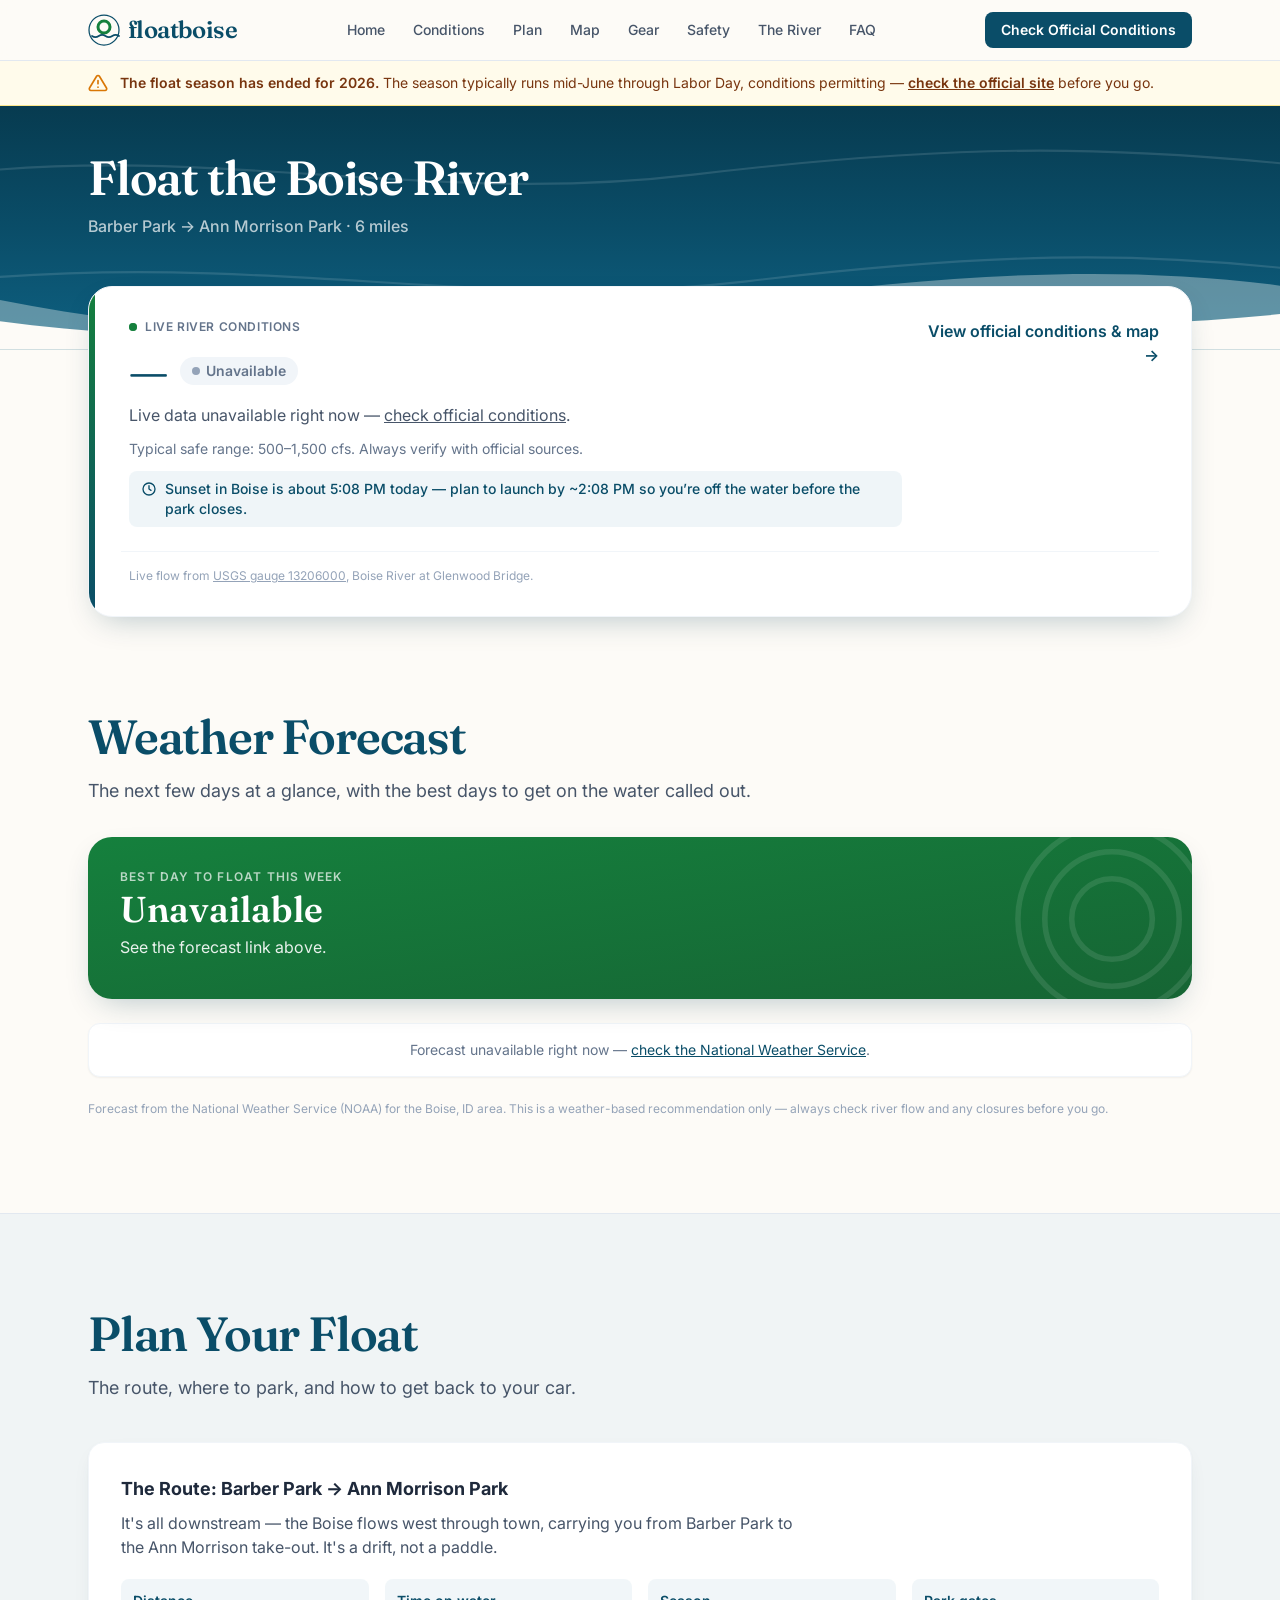
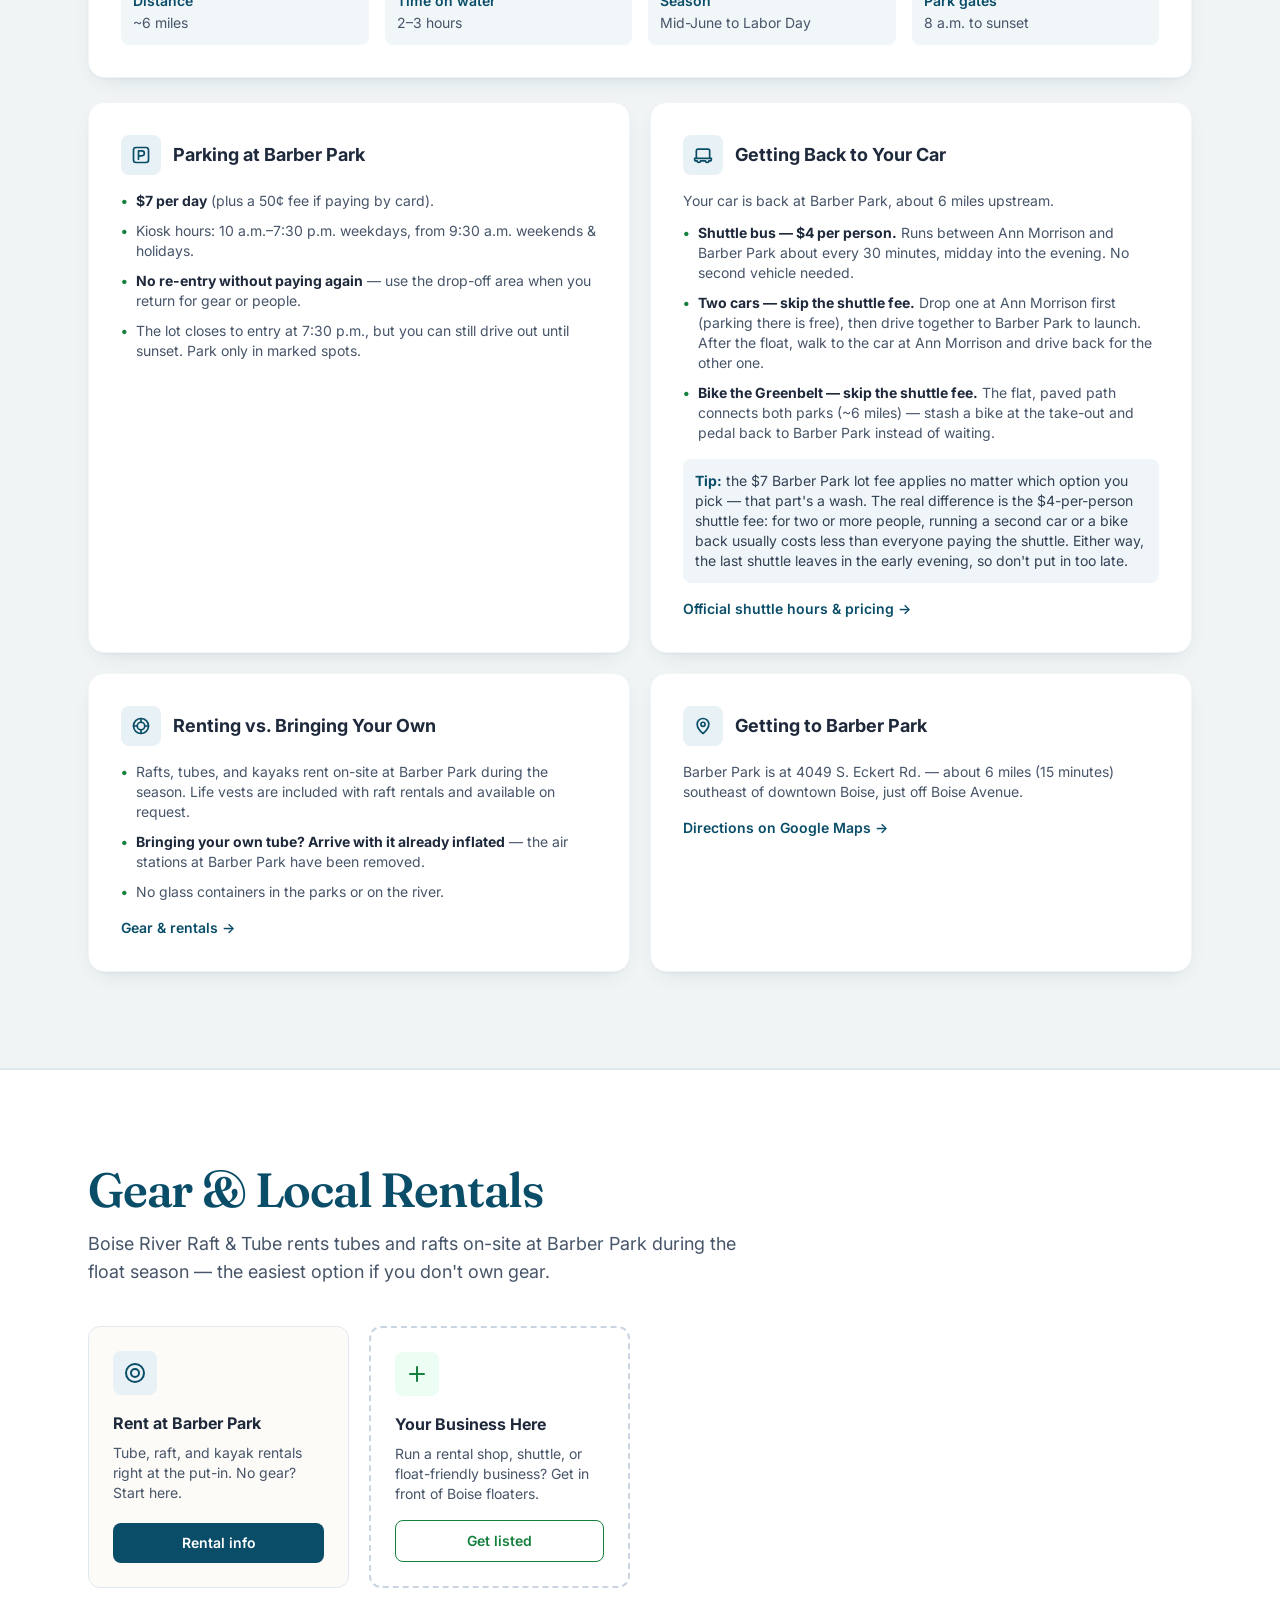
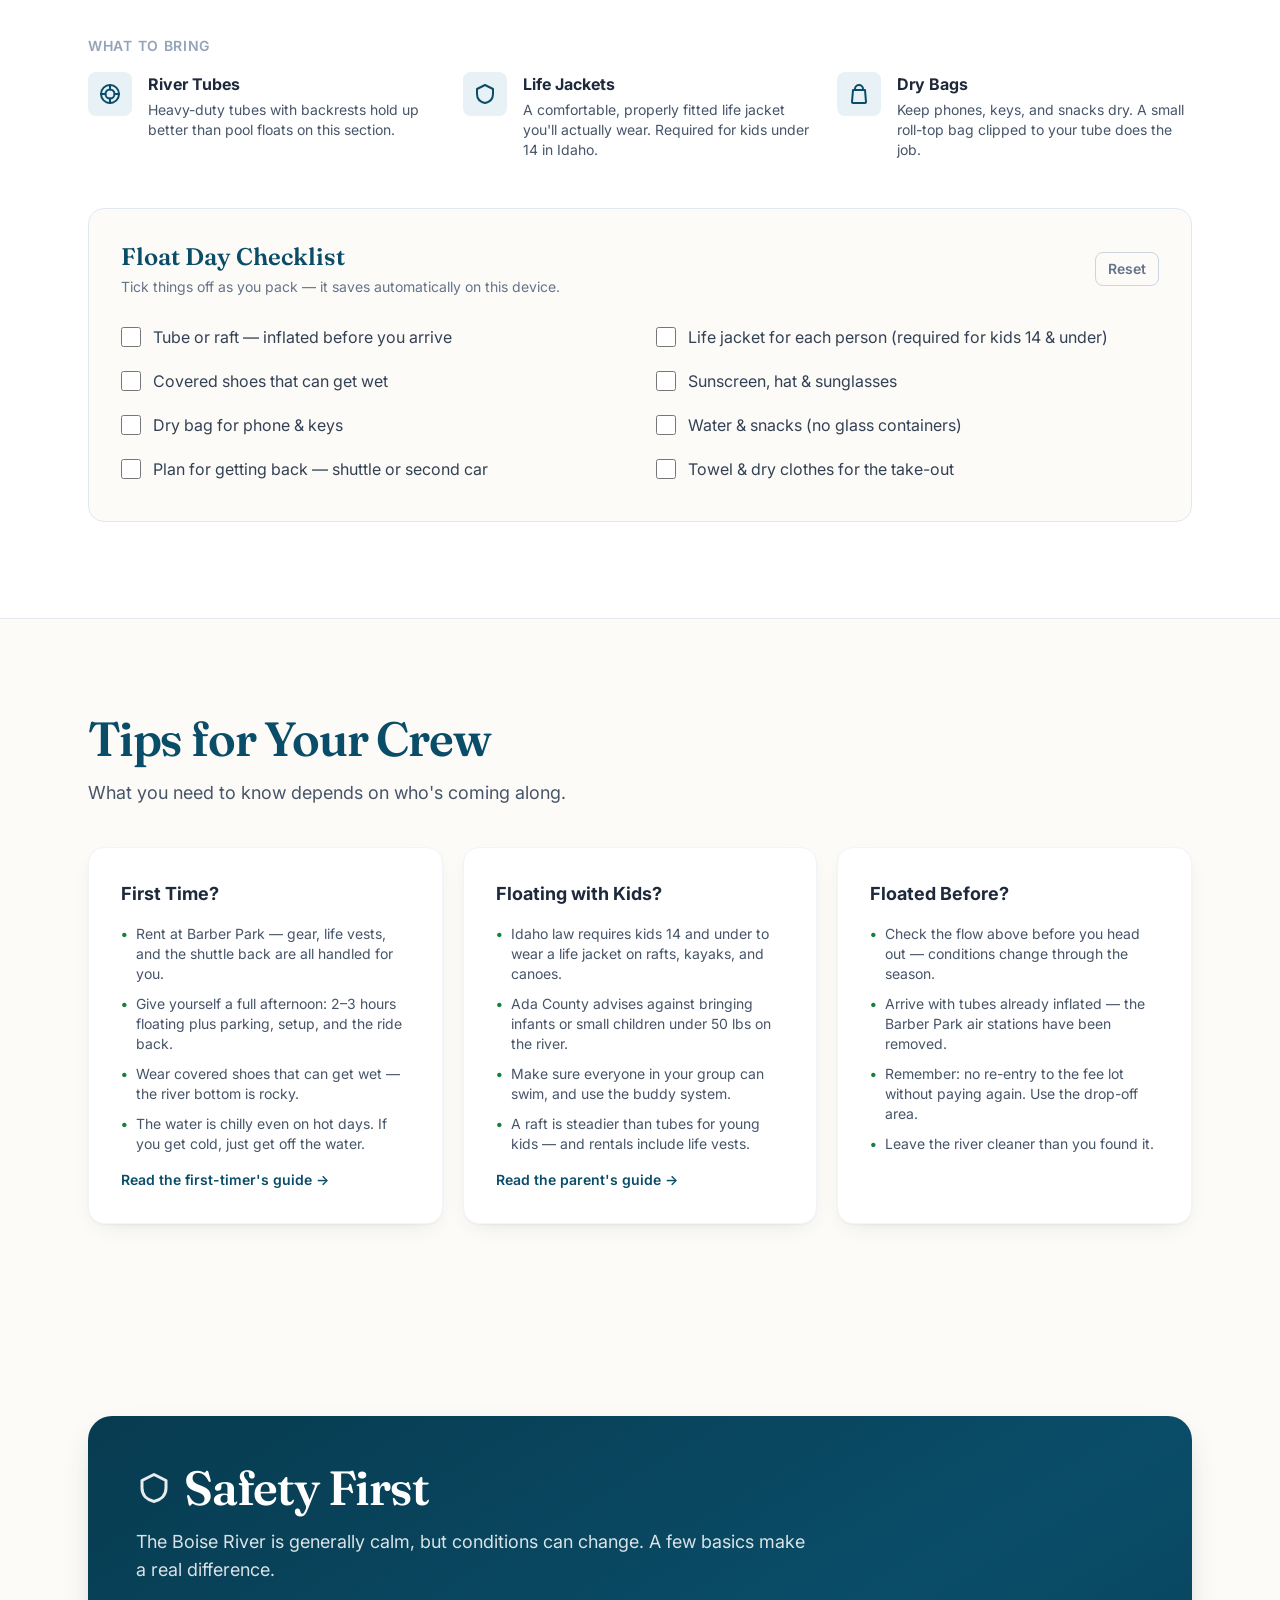
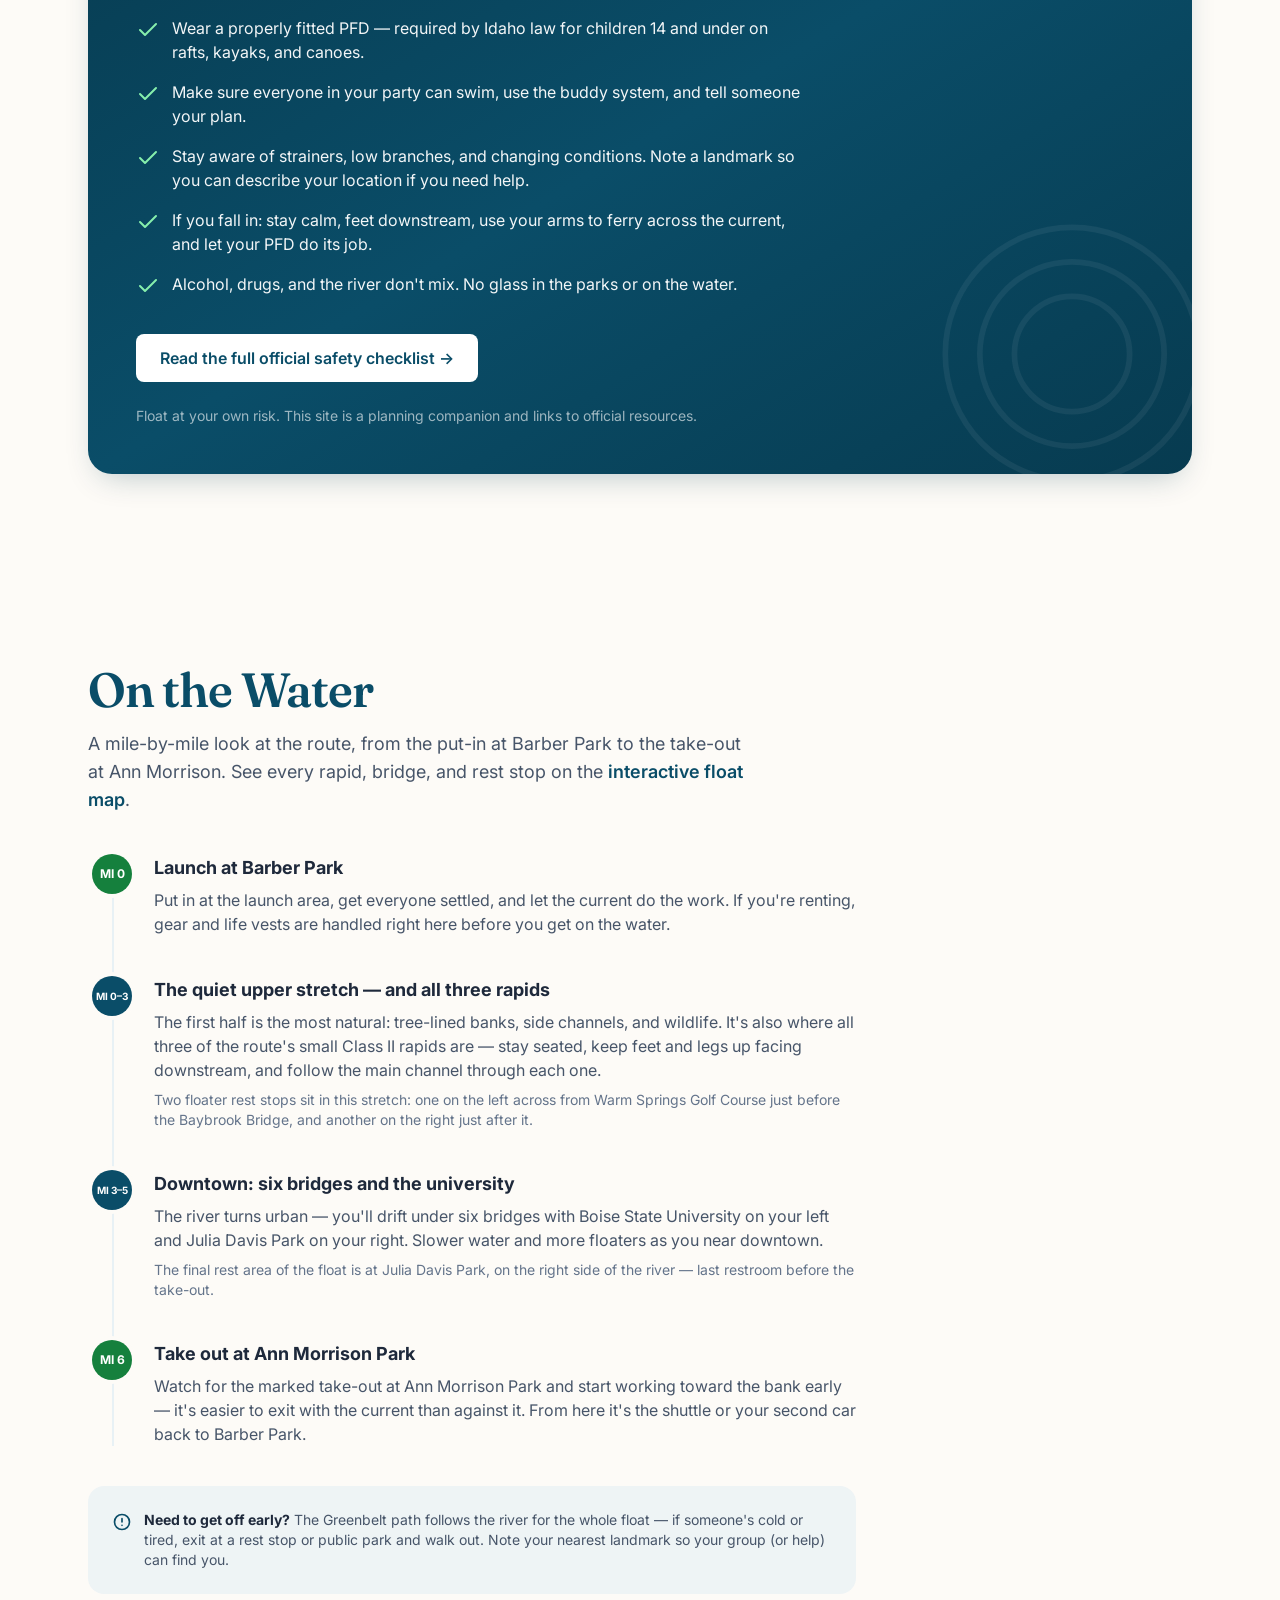
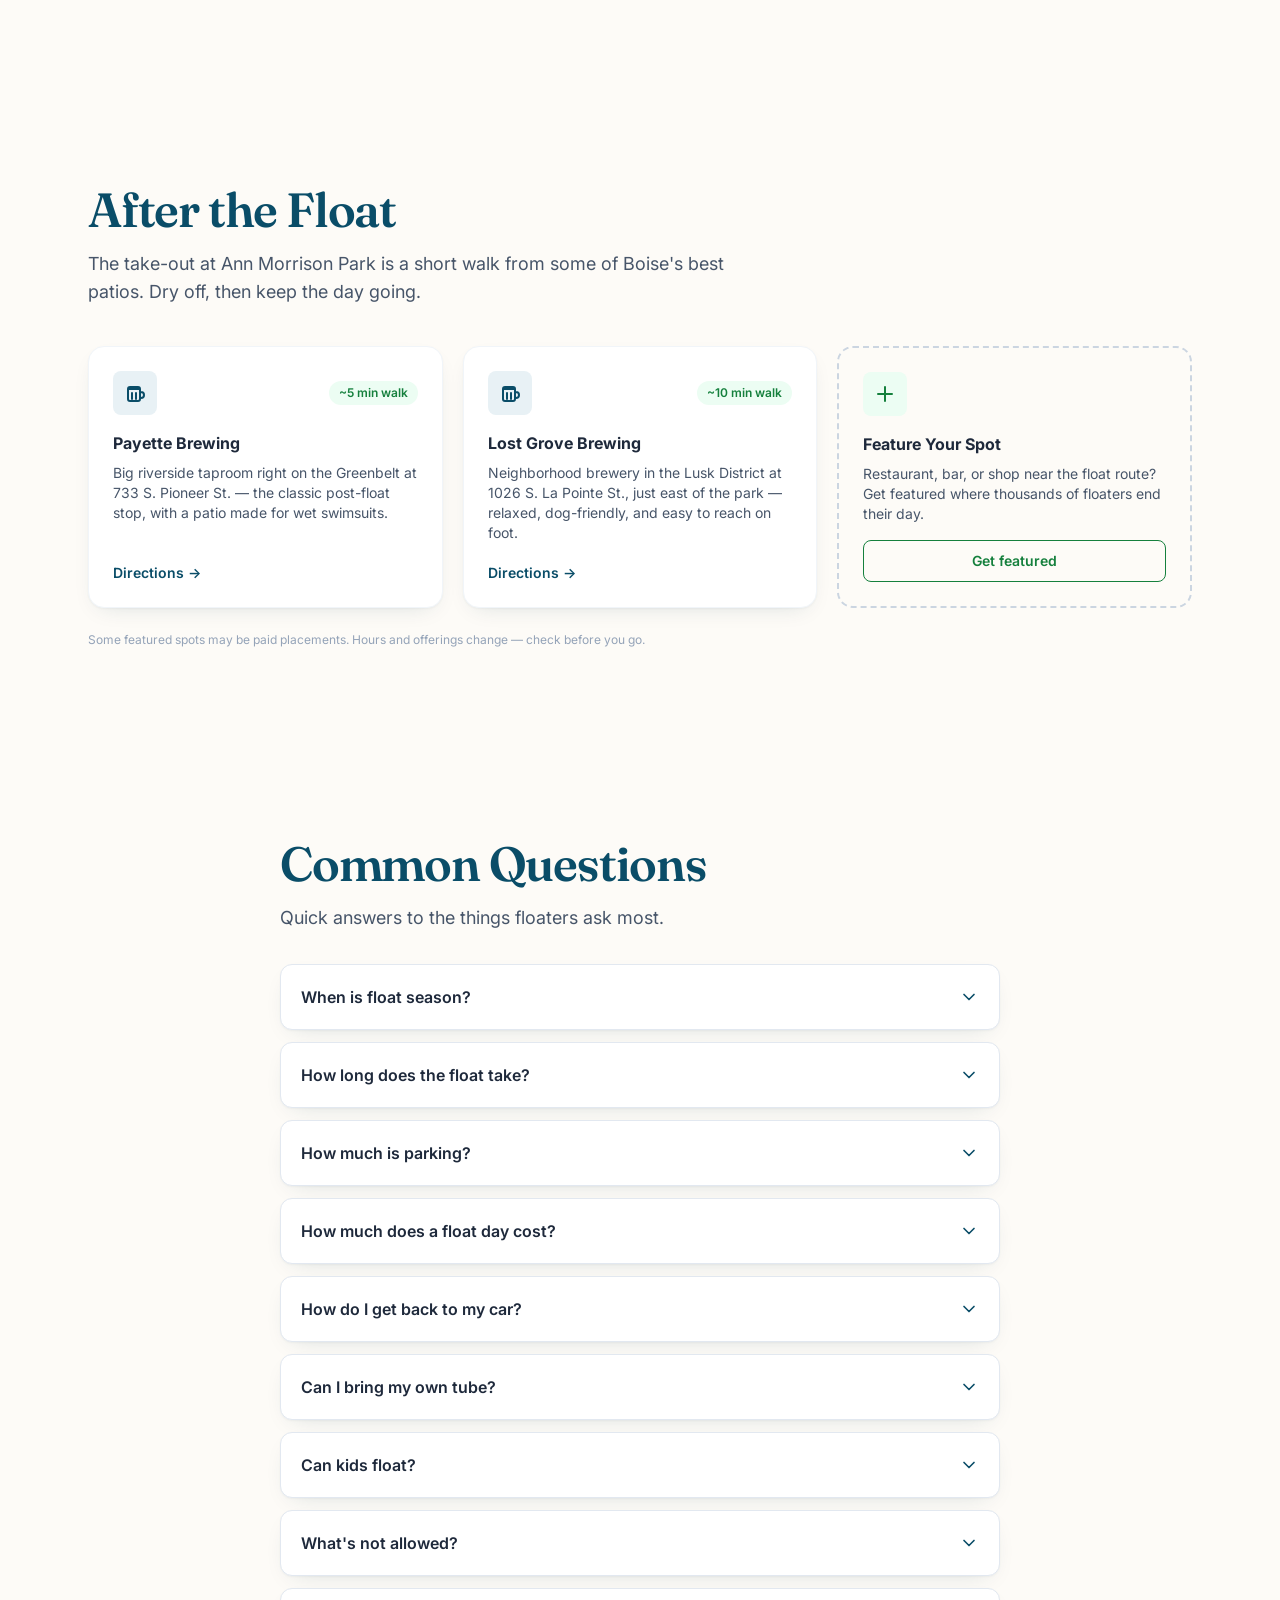
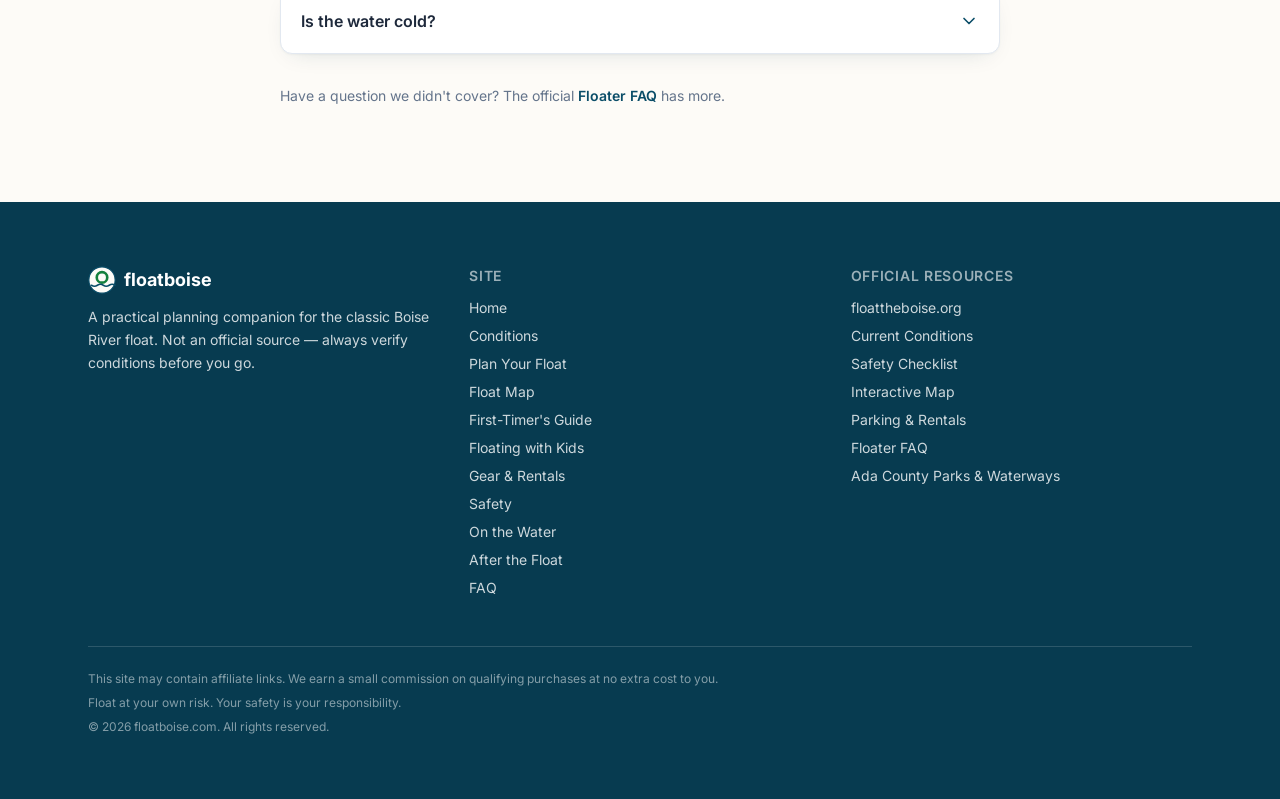
<file: index.html>
<!DOCTYPE html>
<html lang="en">
<head>
  <meta charset="UTF-8" />
  <meta name="viewport" content="width=device-width, initial-scale=1.0" />
  <title>Float the Boise River — Barber Park to Ann Morrison Guide</title>
  <meta name="description" content="How to float the Boise River — the 6-mile Barber Park to Ann Morrison run. Live conditions, weather, parking, the shuttle back, tubing tips, and safety in one place." />
  <link rel="canonical" href="https://floatboise.com/" />

  <!-- Local + browser signals -->
  <meta name="geo.region" content="US-ID" />
  <meta name="geo.placename" content="Boise, Idaho" />
  <meta name="geo.position" content="43.60;-116.20" />
  <meta name="ICBM" content="43.60, -116.20" />
  <meta name="theme-color" content="#0A4D68" />

  <!-- Social sharing -->
  <meta property="og:type" content="website" />
  <meta property="og:url" content="https://floatboise.com/" />
  <meta property="og:site_name" content="Float Boise" />
  <meta property="og:title" content="Float the Boise River — Barber Park to Ann Morrison Guide" />
  <meta property="og:description" content="Live conditions, weather, parking, the shuttle back, and safety for the 6-mile Boise River float from Barber Park to Ann Morrison." />
  <meta property="og:image" content="https://upload.wikimedia.org/wikipedia/commons/6/60/Tubers_Float_the_Boise_River.JPG" />
  <meta name="twitter:card" content="summary_large_image" />
  <meta name="twitter:title" content="Float the Boise River — Barber Park to Ann Morrison Guide" />
  <meta name="twitter:description" content="Live conditions, weather, parking, the shuttle back, and safety for the 6-mile Boise River float." />
  <meta name="twitter:image" content="https://upload.wikimedia.org/wikipedia/commons/6/60/Tubers_Float_the_Boise_River.JPG" />

  <link rel="icon" type="image/svg+xml" href="favicon.svg" />

  <!-- Fonts: Fraunces for display, Inter for body -->
  <link rel="preconnect" href="https://fonts.googleapis.com" />
  <link rel="preconnect" href="https://fonts.gstatic.com" crossorigin />
  <link href="https://fonts.googleapis.com/css2?family=Fraunces:opsz,wght@9..144,500;9..144,600;9..144,700&family=Inter:wght@400;500;600;700;800&display=swap" rel="stylesheet" />

  <!-- Google tag (gtag.js) -->
  <script async src="https://www.googletagmanager.com/gtag/js?id=G-T7JJ1581Y9"></script>
  <script>
    window.dataLayer = window.dataLayer || [];
    function gtag(){dataLayer.push(arguments);}
    gtag('js', new Date());

    gtag('config', 'G-T7JJ1581Y9');
  </script>

  <!-- Tailwind CSS (prebuilt & purged — see src/input.css to rebuild) -->
  <link rel="stylesheet" href="/styles.css?v=20260710" />

  <!-- Structured data: site identity + the float as a local attraction -->
  <script type="application/ld+json">
  {
    "@context": "https://schema.org",
    "@graph": [
      {
        "@type": "WebSite",
        "@id": "https://floatboise.com/#website",
        "url": "https://floatboise.com/",
        "name": "Float Boise",
        "description": "A practical guide to floating the Boise River from Barber Park to Ann Morrison Park."
      },
      {
        "@type": "TouristAttraction",
        "name": "Boise River Float — Barber Park to Ann Morrison Park",
        "description": "The classic 6-mile summer float and tube trip down the Boise River through downtown Boise, from the Barber Park put-in to the Ann Morrison Park take-out.",
        "url": "https://floatboise.com/",
        "isAccessibleForFree": false,
        "touristType": ["Families", "First-time floaters", "Tubing", "Rafting"],
        "address": {
          "@type": "PostalAddress",
          "streetAddress": "4049 S. Eckert Rd.",
          "addressLocality": "Boise",
          "addressRegion": "ID",
          "postalCode": "83716",
          "addressCountry": "US"
        },
        "geo": {
          "@type": "GeoCoordinates",
          "latitude": 43.5675,
          "longitude": -116.1391
        }
      }
    ]
  }
  </script>

  <!-- Structured data: FAQ rich results (mirrors the on-page FAQ) -->
  <script type="application/ld+json">
  {
    "@context": "https://schema.org",
    "@type": "FAQPage",
    "mainEntity": [
      { "@type": "Question", "name": "When is the Boise River float season?",
        "acceptedAnswer": { "@type": "Answer", "text": "Typically mid-June through Labor Day, seven days a week, but opening and closing dates depend on weather and water conditions. Always confirm the season is open at floattheboise.org before you go." } },
      { "@type": "Question", "name": "How long does the Boise River float take?",
        "acceptedAnswer": { "@type": "Answer", "text": "About 2–3 hours on the water for the roughly 6-mile run from Barber Park to Ann Morrison Park, depending on flow. Budget a full afternoon once you add parking, setup, and the shuttle back." } },
      { "@type": "Question", "name": "How much is parking at Barber Park?",
        "acceptedAnswer": { "@type": "Answer", "text": "$7 per day, plus a 50-cent fee for card payments. There is no re-entry to the fee lot without paying again, so use the drop-off area when you return after your float." } },
      { "@type": "Question", "name": "How much does a float day cost?",
        "acceptedAnswer": { "@type": "Answer", "text": "Bring your own tube and the only fixed costs are $7 parking at Barber Park and the $4-per-person shuttle back (skip it with a second car). Renting at Barber Park: tubes $18, double tubes $40, 2-person kayaks $50, and rafts $75–$85, plus tax (paddles and life vests included with rafts and kayaks); rafts and kayaks are $10 off on Wednesdays. Prices from the 2025 season — check floattheboise.org for current rates." } },
      { "@type": "Question", "name": "How do I get back to my car after the float?",
        "acceptedAnswer": { "@type": "Answer", "text": "A paid shuttle bus runs between Ann Morrison Park and Barber Park during the float season. Groups with two cars often leave one near Ann Morrison before driving to the put-in." } },
      { "@type": "Question", "name": "Can I bring my own tube?",
        "acceptedAnswer": { "@type": "Answer", "text": "Yes, but arrive with it already inflated — the air stations at Barber Park have been removed. Heavy-duty river tubes hold up much better than pool floats on this rocky section." } },
      { "@type": "Question", "name": "Can kids float the Boise River?",
        "acceptedAnswer": { "@type": "Answer", "text": "Yes, with precautions. Idaho law requires children 14 and under to wear an approved life jacket on rafts, kayaks, and canoes, and Ada County advises against bringing infants or small children under 50 lbs on the river. Everyone in your group should know how to swim." } },
      { "@type": "Question", "name": "What's not allowed on the Boise River float?",
        "acceptedAnswer": { "@type": "Answer", "text": "Glass containers are prohibited in the parks and on the river. Ada County's guidance: alcohol, drugs, and the river don't mix. Pack out everything you bring." } },
      { "@type": "Question", "name": "Is the Boise River cold?",
        "acceptedAnswer": { "@type": "Answer", "text": "Yes — the river runs cool all summer. That's most of the appeal on a hot day, but get off the water if you start feeling cold, especially with kids along." } }
    ]
  }
  </script>

</head>

<body class="bg-cream text-slate-800 font-sans antialiased">

  <!-- ============ NAVBAR ============ -->
  <header class="sticky top-0 z-50 bg-cream/90 backdrop-blur border-b border-slate-200">
    <nav class="max-w-6xl mx-auto flex items-center justify-between px-4 sm:px-6 py-3">
      <!-- Logo -->
      <a href="#home" class="flex items-center gap-2 shrink-0">
        <!-- Logo mark: inner tube on the river -->
        <svg class="w-8 h-8" viewBox="0 0 64 64" aria-hidden="true">
          <circle cx="32" cy="32" r="30" fill="#FDFBF7" stroke="#0A4D68" stroke-width="2.5"/>
          <circle cx="32" cy="26" r="12" fill="none" stroke="#15803d" stroke-width="6"/>
          <path d="M8 44c4.5 3 9 3 13.5 0s9-3 13.5 0 9 3 13.5 0 9-3 13.5 0"
                fill="none" stroke="#0A4D68" stroke-width="3.5" stroke-linecap="round"/>
        </svg>
        <span class="font-display text-2xl font-semibold tracking-tight text-river">floatboise</span>
      </a>

      <!-- Desktop nav -->
      <div class="hidden md:flex items-center gap-5 lg:gap-7 text-sm font-medium text-slate-600 whitespace-nowrap px-4">
        <a href="#home" class="hover:text-river transition-colors">Home</a>
        <a href="#conditions" class="hover:text-river transition-colors">Conditions</a>
        <a href="#plan" class="hover:text-river transition-colors">Plan</a>
        <a href="/map/" class="hover:text-river transition-colors">Map</a>
        <a href="#gear" class="hover:text-river transition-colors">Gear</a>
        <a href="#safety" class="hover:text-river transition-colors">Safety</a>
        <a href="#river" class="hover:text-river transition-colors">The River</a>
        <a href="#faq" class="hover:text-river transition-colors">FAQ</a>
      </div>

      <!-- Right side -->
      <div class="flex items-center gap-3">
        <a href="https://www.floattheboise.org/pages/current-conditions" target="_blank" rel="noopener"
           class="hidden sm:inline-block bg-river hover:bg-river-dark text-white text-sm font-semibold px-4 py-2 rounded-lg transition-colors">
          Check Official Conditions
        </a>

        <!-- Hamburger button (mobile) -->
        <button id="menu-btn" type="button" aria-label="Open menu" aria-expanded="false" aria-controls="mobile-menu"
                class="md:hidden inline-flex items-center justify-center w-10 h-10 rounded-lg text-river hover:bg-river-light transition-colors">
          <svg id="icon-open" class="w-6 h-6" viewBox="0 0 24 24" fill="none" stroke="currentColor" stroke-width="2" stroke-linecap="round" aria-hidden="true">
            <path d="M4 6h16M4 12h16M4 18h16" />
          </svg>
          <svg id="icon-close" class="w-6 h-6 hidden" viewBox="0 0 24 24" fill="none" stroke="currentColor" stroke-width="2" stroke-linecap="round" aria-hidden="true">
            <path d="M6 6l12 12M18 6L6 18" />
          </svg>
        </button>
      </div>
    </nav>

    <!-- Mobile menu -->
    <div id="mobile-menu" class="hidden md:hidden border-t border-slate-200 bg-cream">
      <div class="px-4 py-3 flex flex-col gap-1 text-slate-700 font-medium">
        <a href="#home" class="mobile-link py-2.5 px-2 rounded-lg hover:bg-river-light hover:text-river transition-colors">Home</a>
        <a href="#conditions" class="mobile-link py-2.5 px-2 rounded-lg hover:bg-river-light hover:text-river transition-colors">Conditions</a>
        <a href="#plan" class="mobile-link py-2.5 px-2 rounded-lg hover:bg-river-light hover:text-river transition-colors">Plan Your Float</a>
        <a href="/map/" class="mobile-link py-2.5 px-2 rounded-lg hover:bg-river-light hover:text-river transition-colors">Float Map</a>
        <a href="#gear" class="mobile-link py-2.5 px-2 rounded-lg hover:bg-river-light hover:text-river transition-colors">Gear &amp; Rentals</a>
        <a href="#safety" class="mobile-link py-2.5 px-2 rounded-lg hover:bg-river-light hover:text-river transition-colors">Safety</a>
        <a href="#river" class="mobile-link py-2.5 px-2 rounded-lg hover:bg-river-light hover:text-river transition-colors">On the Water</a>
        <a href="#after" class="mobile-link py-2.5 px-2 rounded-lg hover:bg-river-light hover:text-river transition-colors">After the Float</a>
        <a href="#faq" class="mobile-link py-2.5 px-2 rounded-lg hover:bg-river-light hover:text-river transition-colors">FAQ</a>
        <a href="https://www.floattheboise.org/pages/current-conditions" target="_blank" rel="noopener"
           class="mobile-link mt-2 bg-river hover:bg-river-dark text-white text-center font-semibold px-4 py-2.5 rounded-lg transition-colors">
          Check Official Conditions
        </a>
      </div>
    </div>
  </header>

  <!-- Season status banner (shown by JS only when the float season is closed) -->
  <div id="season-banner" class="hidden bg-amber-50 border-b border-amber-200">
    <div class="max-w-6xl mx-auto px-4 sm:px-6 py-3 flex items-start sm:items-center gap-3 text-sm text-amber-900">
      <svg class="w-5 h-5 shrink-0 mt-0.5 sm:mt-0 text-amber-600" viewBox="0 0 24 24" fill="none" stroke="currentColor" stroke-width="2" stroke-linecap="round" stroke-linejoin="round" aria-hidden="true">
        <path d="M12 9v4M12 17h.01M10.3 3.9L1.8 18a2 2 0 001.7 3h17a2 2 0 001.7-3L13.7 3.9a2 2 0 00-3.4 0z" />
      </svg>
      <p>
        <span id="season-banner-text" class="font-semibold"></span>
        The season typically runs mid-June through Labor Day, conditions permitting &mdash;
        <a href="https://www.floattheboise.org/" target="_blank" rel="noopener" class="underline font-semibold hover:text-amber-700">check the official site</a> before you go.
      </p>
    </div>
  </div>

  <main id="home">

    <!-- ============ HERO (slim title band) ============ -->
    <section class="relative overflow-hidden bg-gradient-to-b from-river-dark via-river to-[#0e6182]">
      <!-- decorative ripple lines -->
      <svg class="pointer-events-none absolute inset-0 w-full h-full opacity-[0.12]" viewBox="0 0 1200 500" preserveAspectRatio="xMidYMid slice" aria-hidden="true">
        <g fill="none" stroke="#ffffff" stroke-width="2" stroke-linecap="round">
          <path d="M-50 120 C 200 90, 400 150, 650 120 S 1050 90, 1300 120" />
          <path d="M-50 200 C 200 170, 400 230, 650 200 S 1050 170, 1300 200" />
          <path d="M-50 300 C 250 270, 450 330, 700 300 S 1100 270, 1300 300" />
        </g>
      </svg>

      <div class="relative max-w-6xl mx-auto px-5 sm:px-6 pt-10 sm:pt-12 pb-24 sm:pb-28">
        <h1 class="font-display text-4xl sm:text-5xl font-semibold text-white tracking-tight leading-[1.05]">
          Float the Boise River
        </h1>
        <p class="mt-3 text-sm sm:text-base font-medium text-white/70">
          Barber Park &rarr; Ann Morrison Park &middot; 6 miles
        </p>
      </div>

      <!-- wave transition into page -->
      <svg class="absolute bottom-0 left-0 w-full text-cream" viewBox="0 0 1440 120" fill="currentColor" preserveAspectRatio="none" aria-hidden="true">
        <path d="M0,64 C240,112 480,112 720,80 C960,48 1200,16 1440,48 L1440,120 L0,120 Z" opacity="0.35" />
        <path d="M0,88 C240,120 480,104 720,96 C960,88 1200,104 1440,80 L1440,120 L0,120 Z" />
      </svg>
    </section>

    <!-- ============ LIVE RIVER CONDITIONS ============ -->
    <section id="conditions" class="max-w-6xl mx-auto px-4 sm:px-6 -mt-16 relative z-20">
      <div class="relative bg-white rounded-3xl shadow-lift border border-slate-100 p-6 sm:p-8 overflow-hidden">
        <div class="absolute inset-y-0 left-0 w-1.5 bg-gradient-to-b from-leaf to-river"></div>
        <div class="flex flex-col sm:flex-row sm:items-start sm:justify-between gap-6 pl-2">
          <div>
            <h2 class="flex items-center gap-2 text-xs font-semibold uppercase tracking-wider text-slate-500">
              <span class="relative flex h-2 w-2"><span class="animate-ping absolute inline-flex h-full w-full rounded-full bg-leaf/60"></span><span class="relative inline-flex rounded-full h-2 w-2 bg-leaf"></span></span>
              Live River Conditions
            </h2>
            <div class="mt-3 flex flex-wrap items-center gap-3">
              <p id="flow-value" class="font-display text-4xl sm:text-5xl font-semibold text-river leading-none">&mdash; cfs</p>
              <span id="status-badge"
                    class="inline-flex items-center gap-1.5 bg-slate-100 text-slate-500 text-sm font-semibold px-3 py-1 rounded-full cursor-default">
                <span id="status-dot" class="w-2 h-2 rounded-full bg-slate-400"></span>
                <span id="status-text">Loading&hellip;</span>
              </span>
            </div>
            <p id="flow-caption" class="mt-2 text-slate-600">Fetching live flow data&hellip;</p>
            <p class="mt-3 text-sm text-slate-500">
              Typical safe range: 500&ndash;1,500 cfs. Always verify with official sources.
            </p>
            <p id="last-launch" class="hidden mt-3 inline-flex items-start gap-2 bg-river-light/70 text-river text-sm font-medium rounded-lg px-3 py-2">
              <svg class="w-4 h-4 shrink-0 mt-0.5" viewBox="0 0 24 24" fill="none" stroke="currentColor" stroke-width="2" stroke-linecap="round" stroke-linejoin="round" aria-hidden="true">
                <circle cx="12" cy="12" r="9" /><path d="M12 7v5l3 2" />
              </svg>
              <span id="last-launch-text"></span>
            </p>
          </div>
          <div class="sm:text-right">
            <a href="https://www.floattheboise.org/pages/interactive-map" target="_blank" rel="noopener"
               class="inline-flex items-center gap-1 text-river font-semibold hover:text-river-dark hover:underline transition-colors">
              View official conditions &amp; map &rarr;
            </a>
          </div>
        </div>
        <p class="mt-6 pt-4 border-t border-slate-100 text-xs text-slate-400 pl-2">
          Live flow from <a href="https://waterdata.usgs.gov/monitoring-location/13206000/" target="_blank" rel="noopener" class="underline hover:text-slate-600">USGS gauge 13206000</a>, Boise River at Glenwood Bridge.
          <span id="flow-updated"></span>
        </p>
      </div>
    </section>

    <!-- ============ WEATHER FORECAST & BEST DAY TO FLOAT ============ -->
    <section id="weather" class="max-w-6xl mx-auto px-4 sm:px-6 py-16 sm:py-24">
      <h2 class="font-display text-3xl sm:text-4xl lg:text-5xl font-semibold text-river tracking-tight">Weather Forecast</h2>
      <p class="mt-4 text-lg text-slate-600 max-w-2xl">
        The next few days at a glance, with the best days to get on the water called out.
      </p>

      <!-- Best day highlight -->
      <div class="relative overflow-hidden mt-8 bg-gradient-to-br from-leaf to-green-800 rounded-3xl text-white p-6 sm:p-8 flex flex-col sm:flex-row sm:items-center sm:justify-between gap-4 shadow-lift">
        <svg class="pointer-events-none absolute -bottom-8 -right-8 w-56 h-56 text-white/10" viewBox="0 0 100 100" fill="none" stroke="currentColor" stroke-width="2.5" aria-hidden="true">
          <circle cx="50" cy="50" r="18" /><circle cx="50" cy="50" r="30" /><circle cx="50" cy="50" r="42" />
        </svg>
        <div class="relative">
          <p id="best-day-eyebrow" class="text-xs font-semibold uppercase tracking-widest text-white/70">Best Day to Float This Week</p>
          <p id="best-day-name" class="font-display mt-1 text-3xl sm:text-4xl font-semibold">Loading&hellip;</p>
          <p id="best-day-detail" class="mt-1.5 text-white/90"></p>
          <p id="best-day-why" class="mt-2 text-sm text-white/75 max-w-md"></p>
        </div>
        <div id="best-day-icon" class="relative w-16 h-16 text-white shrink-0" aria-hidden="true"></div>
      </div>

      <!-- Day-by-day forecast strip -->
      <div id="forecast-grid" class="mt-6 grid grid-cols-2 sm:grid-cols-3 lg:grid-cols-5 gap-4">
        <div class="bg-white rounded-xl border border-slate-100 shadow-sm p-4 text-center text-sm text-slate-400 col-span-2 sm:col-span-3 lg:col-span-5">
          Loading forecast&hellip;
        </div>
      </div>

      <p class="mt-6 text-xs text-slate-400">
        Forecast from the National Weather Service (NOAA) for the Boise, ID area. This is a weather-based recommendation only &mdash; always check river flow and any closures before you go.
      </p>
    </section>

    <!-- ============ PLAN YOUR FLOAT ============ -->
    <section id="plan" class="bg-river-light/60 border-y border-slate-200">
      <div class="max-w-6xl mx-auto px-4 sm:px-6 py-16 sm:py-24">
        <h2 class="font-display text-3xl sm:text-4xl lg:text-5xl font-semibold text-river tracking-tight">Plan Your Float</h2>
        <p class="mt-4 text-lg text-slate-600 max-w-2xl">
          The route, where to park, and how to get back to your car.
        </p>

        <!-- The route -->
        <div class="mt-10 bg-white rounded-2xl border border-slate-100 shadow-card p-6 sm:p-8">
          <h3 class="text-lg font-bold text-slate-800">The Route: Barber Park &rarr; Ann Morrison Park</h3>
          <p class="mt-2 text-slate-600 max-w-2xl">
            It's all downstream &mdash; the Boise flows west through town, carrying you from Barber Park to the Ann Morrison take-out. It's a drift, not a paddle.
          </p>
          <div class="mt-5 grid grid-cols-2 sm:grid-cols-4 gap-4 text-sm">
            <div class="bg-river-light/60 rounded-lg p-3">
              <p class="font-semibold text-river">Distance</p>
              <p class="mt-0.5 text-slate-600">~6 miles</p>
            </div>
            <div class="bg-river-light/60 rounded-lg p-3">
              <p class="font-semibold text-river">Time on water</p>
              <p class="mt-0.5 text-slate-600">2&ndash;3 hours</p>
            </div>
            <div class="bg-river-light/60 rounded-lg p-3">
              <p class="font-semibold text-river">Season</p>
              <p class="mt-0.5 text-slate-600">Mid-June to Labor Day</p>
            </div>
            <div class="bg-river-light/60 rounded-lg p-3">
              <p class="font-semibold text-river">Park gates</p>
              <p class="mt-0.5 text-slate-600">8 a.m. to sunset</p>
            </div>
          </div>
        </div>

        <!-- Logistics grid -->
        <div data-reveal class="mt-6 grid md:grid-cols-2 gap-5">
          <!-- Parking -->
          <div class="bg-white rounded-2xl border border-slate-100 shadow-card card-lift hover:shadow-lift hover:border-river-light p-6 sm:p-8">
            <div class="flex items-center gap-3">
              <div class="w-10 h-10 rounded-lg bg-river-light text-river flex items-center justify-center shrink-0">
                <svg class="w-5 h-5" viewBox="0 0 24 24" fill="none" stroke="currentColor" stroke-width="2" stroke-linecap="round" stroke-linejoin="round" aria-hidden="true">
                  <rect x="3" y="3" width="18" height="18" rx="3" /><path d="M9 17V7h4a3 3 0 010 6H9" />
                </svg>
              </div>
              <h3 class="text-lg font-bold text-slate-800">Parking at Barber Park</h3>
            </div>
            <ul class="mt-4 space-y-2.5 text-sm text-slate-600">
              <li class="flex gap-2"><span class="text-leaf font-bold shrink-0">&bull;</span><span><strong class="text-slate-800">$7 per day</strong> (plus a 50&cent; fee if paying by card).</span></li>
              <li class="flex gap-2"><span class="text-leaf font-bold shrink-0">&bull;</span><span>Kiosk hours: 10 a.m.&ndash;7:30 p.m. weekdays, from 9:30 a.m. weekends &amp; holidays.</span></li>
              <li class="flex gap-2"><span class="text-leaf font-bold shrink-0">&bull;</span><span><strong class="text-slate-800">No re-entry without paying again</strong> &mdash; use the drop-off area when you return for gear or people.</span></li>
              <li class="flex gap-2"><span class="text-leaf font-bold shrink-0">&bull;</span><span>The lot closes to entry at 7:30 p.m., but you can still drive out until sunset. Park only in marked spots.</span></li>
            </ul>
          </div>

          <!-- Getting back -->
          <div class="bg-white rounded-2xl border border-slate-100 shadow-card card-lift hover:shadow-lift hover:border-river-light p-6 sm:p-8">
            <div class="flex items-center gap-3">
              <div class="w-10 h-10 rounded-lg bg-river-light text-river flex items-center justify-center shrink-0">
                <svg class="w-5 h-5" viewBox="0 0 24 24" fill="none" stroke="currentColor" stroke-width="2" stroke-linecap="round" stroke-linejoin="round" aria-hidden="true">
                  <path d="M4 16V7a2 2 0 012-2h12a2 2 0 012 2v9" /><path d="M2 16h20v2a1 1 0 01-1 1h-2a2 2 0 11-4 0H9a2 2 0 11-4 0H3a1 1 0 01-1-1v-2z" />
                </svg>
              </div>
              <h3 class="text-lg font-bold text-slate-800">Getting Back to Your Car</h3>
            </div>
            <p class="mt-4 text-sm text-slate-600">Your car is back at Barber Park, about 6 miles upstream.</p>
            <ul class="mt-3 space-y-2.5 text-sm text-slate-600">
              <li class="flex gap-2"><span class="text-leaf font-bold shrink-0">&bull;</span><span><strong class="text-slate-800">Shuttle bus &mdash; $4 per person.</strong> Runs between Ann Morrison and Barber Park about every 30 minutes, midday into the evening. No second vehicle needed.</span></li>
              <li class="flex gap-2"><span class="text-leaf font-bold shrink-0">&bull;</span><span><strong class="text-slate-800">Two cars &mdash; skip the shuttle fee.</strong> Drop one at Ann Morrison first (parking there is free), then drive together to Barber Park to launch. After the float, walk to the car at Ann Morrison and drive back for the other one.</span></li>
              <li class="flex gap-2"><span class="text-leaf font-bold shrink-0">&bull;</span><span><strong class="text-slate-800">Bike the Greenbelt &mdash; skip the shuttle fee.</strong> The flat, paved path connects both parks (~6 miles) &mdash; stash a bike at the take-out and pedal back to Barber Park instead of waiting.</span></li>
            </ul>
            <div class="mt-4 rounded-lg bg-river-light/70 p-3 text-sm text-slate-700">
              <strong class="text-river">Tip:</strong> the $7 Barber Park lot fee applies no matter which option you pick &mdash; that part's a wash. The real difference is the $4-per-person shuttle fee: for two or more people, running a second car or a bike back usually costs less than everyone paying the shuttle. Either way, the last shuttle leaves in the early evening, so don't put in too late.
            </div>
            <a href="https://www.floattheboise.org/pages/parking-rental" target="_blank" rel="noopener"
               class="mt-4 inline-block text-sm font-semibold text-river hover:text-river-dark hover:underline">
              Official shuttle hours &amp; pricing &rarr;
            </a>
          </div>

          <!-- Rentals -->
          <div class="bg-white rounded-2xl border border-slate-100 shadow-card card-lift hover:shadow-lift hover:border-river-light p-6 sm:p-8">
            <div class="flex items-center gap-3">
              <div class="w-10 h-10 rounded-lg bg-river-light text-river flex items-center justify-center shrink-0">
                <svg class="w-5 h-5" viewBox="0 0 24 24" fill="none" stroke="currentColor" stroke-width="2" stroke-linecap="round" aria-hidden="true">
                  <circle cx="12" cy="12" r="9" /><circle cx="12" cy="12" r="4.5" />
                  <path d="M12 3v4.5M12 16.5V21M3 12h4.5M16.5 12H21" />
                </svg>
              </div>
              <h3 class="text-lg font-bold text-slate-800">Renting vs. Bringing Your Own</h3>
            </div>
            <ul class="mt-4 space-y-2.5 text-sm text-slate-600">
              <li class="flex gap-2"><span class="text-leaf font-bold shrink-0">&bull;</span><span>Rafts, tubes, and kayaks rent on-site at Barber Park during the season. Life vests are included with raft rentals and available on request.</span></li>
              <li class="flex gap-2"><span class="text-leaf font-bold shrink-0">&bull;</span><span><strong class="text-slate-800">Bringing your own tube? Arrive with it already inflated</strong> &mdash; the air stations at Barber Park have been removed.</span></li>
              <li class="flex gap-2"><span class="text-leaf font-bold shrink-0">&bull;</span><span>No glass containers in the parks or on the river.</span></li>
            </ul>
            <a href="#gear" class="mt-4 inline-block text-sm font-semibold text-river hover:text-river-dark hover:underline">
              Gear &amp; rentals &rarr;
            </a>
          </div>

          <!-- Getting there -->
          <div class="bg-white rounded-2xl border border-slate-100 shadow-card card-lift hover:shadow-lift hover:border-river-light p-6 sm:p-8">
            <div class="flex items-center gap-3">
              <div class="w-10 h-10 rounded-lg bg-river-light text-river flex items-center justify-center shrink-0">
                <svg class="w-5 h-5" viewBox="0 0 24 24" fill="none" stroke="currentColor" stroke-width="2" stroke-linecap="round" stroke-linejoin="round" aria-hidden="true">
                  <path d="M12 21s-7-5.5-7-11a7 7 0 0114 0c0 5.5-7 11-7 11z" /><circle cx="12" cy="10" r="2.5" />
                </svg>
              </div>
              <h3 class="text-lg font-bold text-slate-800">Getting to Barber Park</h3>
            </div>
            <p class="mt-4 text-sm text-slate-600">
              Barber Park is at 4049 S. Eckert Rd. &mdash; about 6 miles (15 minutes) southeast of downtown Boise, just off Boise Avenue.
            </p>
            <a href="https://www.google.com/maps/dir/?api=1&destination=Barber+Park+4049+S+Eckert+Rd+Boise+ID" target="_blank" rel="noopener"
               class="mt-4 inline-block text-sm font-semibold text-river hover:text-river-dark hover:underline">
              Directions on Google Maps &rarr;
            </a>
          </div>
        </div>
      </div>
    </section>

    <!-- ============ GEAR & RENTALS ============ -->
    <section id="gear" class="bg-white border-y border-slate-200">
      <div class="max-w-6xl mx-auto px-4 sm:px-6 py-16 sm:py-24">
        <h2 class="font-display text-3xl sm:text-4xl lg:text-5xl font-semibold text-river tracking-tight">Gear &amp; Local Rentals</h2>
        <p class="mt-4 text-lg text-slate-600 max-w-2xl">
          Boise River Raft &amp; Tube rents tubes and rafts on-site at Barber Park during the float season — the easiest option if you don't own gear.
        </p>

        <!-- Local partners -->
        <div data-reveal class="mt-10 grid sm:grid-cols-2 lg:grid-cols-4 gap-5">
          <div class="bg-cream rounded-xl border border-slate-200 p-6 flex flex-col">
            <div class="w-11 h-11 rounded-lg bg-river-light text-river flex items-center justify-center">
              <svg class="w-6 h-6" viewBox="0 0 24 24" fill="none" stroke="currentColor" stroke-width="2" stroke-linecap="round" aria-hidden="true">
                <circle cx="12" cy="12" r="9" /><circle cx="12" cy="12" r="4" />
              </svg>
            </div>
            <h3 class="mt-4 font-bold text-slate-800">Rent at Barber Park</h3>
            <p class="mt-2 text-sm text-slate-600 flex-1">
              Tube, raft, and kayak rentals right at the put-in. No gear? Start here.
            </p>
            <a href="https://www.floattheboise.org/pages/parking-rental" target="_blank" rel="noopener"
               class="mt-4 inline-flex justify-center bg-river hover:bg-river-dark text-white text-sm font-semibold px-4 py-2.5 rounded-lg transition-colors">
              Rental info
            </a>
          </div>

          <!-- Get listed (partner slot) -->
          <div class="rounded-xl border-2 border-dashed border-slate-300 p-6 flex flex-col items-start">
            <div class="w-11 h-11 rounded-lg bg-leaf-light text-leaf flex items-center justify-center">
              <svg class="w-6 h-6" viewBox="0 0 24 24" fill="none" stroke="currentColor" stroke-width="2" stroke-linecap="round" aria-hidden="true">
                <path d="M12 5v14M5 12h14" />
              </svg>
            </div>
            <h3 class="mt-4 font-bold text-slate-800">Your Business Here</h3>
            <p class="mt-2 text-sm text-slate-600 flex-1">
              Run a rental shop, shuttle, or float-friendly business? Get in front of Boise floaters.
            </p>
            <a href="mailto:hello@floatboise.com?subject=Get%20listed%20on%20floatboise.com"
               class="mt-4 inline-flex justify-center w-full border border-leaf text-leaf hover:bg-leaf hover:text-white text-sm font-semibold px-4 py-2.5 rounded-lg transition-colors">
              Get listed
            </a>
          </div>
        </div>

        <!-- Gear essentials (general guidance, not sponsored) -->
        <h3 class="mt-12 text-sm font-semibold uppercase tracking-wider text-slate-400">What to Bring</h3>
        <div class="mt-4 grid sm:grid-cols-3 gap-5">
          <div class="flex gap-4">
            <div class="w-11 h-11 shrink-0 rounded-lg bg-river-light text-river flex items-center justify-center">
              <svg class="w-6 h-6" viewBox="0 0 24 24" fill="none" stroke="currentColor" stroke-width="2" stroke-linecap="round" aria-hidden="true">
                <circle cx="12" cy="12" r="9" /><circle cx="12" cy="12" r="4.5" />
                <path d="M12 3v4.5M12 16.5V21M3 12h4.5M16.5 12H21" />
              </svg>
            </div>
            <div>
              <h4 class="font-bold text-slate-800">River Tubes</h4>
              <p class="mt-1 text-sm text-slate-600">
                Heavy-duty tubes with backrests hold up better than pool floats on this section.
              </p>
            </div>
          </div>

          <div class="flex gap-4">
            <div class="w-11 h-11 shrink-0 rounded-lg bg-river-light text-river flex items-center justify-center">
              <svg class="w-6 h-6" viewBox="0 0 24 24" fill="none" stroke="currentColor" stroke-width="2" stroke-linecap="round" stroke-linejoin="round" aria-hidden="true">
                <path d="M12 3l8 4v5c0 5-3.5 8-8 9-4.5-1-8-4-8-9V7l8-4z" />
              </svg>
            </div>
            <div>
              <h4 class="font-bold text-slate-800">Life Jackets</h4>
              <p class="mt-1 text-sm text-slate-600">
                A comfortable, properly fitted life jacket you'll actually wear. Required for kids under 14 in Idaho.
              </p>
            </div>
          </div>

          <div class="flex gap-4">
            <div class="w-11 h-11 shrink-0 rounded-lg bg-river-light text-river flex items-center justify-center">
              <svg class="w-6 h-6" viewBox="0 0 24 24" fill="none" stroke="currentColor" stroke-width="2" stroke-linecap="round" stroke-linejoin="round" aria-hidden="true">
                <path d="M8 7c0-2.2 1.8-4 4-4s4 1.8 4 4v1H8V7z" />
                <path d="M6 8h12l1 12a1 1 0 01-1 1H6a1 1 0 01-1-1L6 8z" />
              </svg>
            </div>
            <div>
              <h4 class="font-bold text-slate-800">Dry Bags</h4>
              <p class="mt-1 text-sm text-slate-600">
                Keep phones, keys, and snacks dry. A small roll-top bag clipped to your tube does the job.
              </p>
            </div>
          </div>
        </div>

        <!-- Packing checklist (saved in your browser) -->
        <div data-reveal class="mt-12 bg-cream rounded-2xl border border-slate-200 p-6 sm:p-8">
          <div class="flex flex-wrap items-center justify-between gap-3">
            <div>
              <h3 class="font-display text-2xl font-semibold text-river">Float Day Checklist</h3>
              <p class="mt-1 text-sm text-slate-500">Tick things off as you pack &mdash; it saves automatically on this device.</p>
            </div>
            <button id="checklist-reset" type="button"
                    class="text-sm font-semibold text-slate-500 hover:text-river border border-slate-300 hover:border-river rounded-lg px-3 py-1.5 transition-colors">
              Reset
            </button>
          </div>

          <ul id="packing-checklist" class="mt-5 grid sm:grid-cols-2 gap-x-8 gap-y-1">
            <li><label class="flex items-start gap-3 py-2 cursor-pointer group"><input type="checkbox" data-item="tube" class="mt-0.5 w-5 h-5 rounded accent-[#15803d] cursor-pointer" /><span class="text-slate-700 group-has-[:checked]:line-through group-has-[:checked]:text-slate-400">Tube or raft &mdash; inflated before you arrive</span></label></li>
            <li><label class="flex items-start gap-3 py-2 cursor-pointer group"><input type="checkbox" data-item="pfd" class="mt-0.5 w-5 h-5 rounded accent-[#15803d] cursor-pointer" /><span class="text-slate-700 group-has-[:checked]:line-through group-has-[:checked]:text-slate-400">Life jacket for each person (required for kids 14 &amp; under)</span></label></li>
            <li><label class="flex items-start gap-3 py-2 cursor-pointer group"><input type="checkbox" data-item="shoes" class="mt-0.5 w-5 h-5 rounded accent-[#15803d] cursor-pointer" /><span class="text-slate-700 group-has-[:checked]:line-through group-has-[:checked]:text-slate-400">Covered shoes that can get wet</span></label></li>
            <li><label class="flex items-start gap-3 py-2 cursor-pointer group"><input type="checkbox" data-item="sun" class="mt-0.5 w-5 h-5 rounded accent-[#15803d] cursor-pointer" /><span class="text-slate-700 group-has-[:checked]:line-through group-has-[:checked]:text-slate-400">Sunscreen, hat &amp; sunglasses</span></label></li>
            <li><label class="flex items-start gap-3 py-2 cursor-pointer group"><input type="checkbox" data-item="drybag" class="mt-0.5 w-5 h-5 rounded accent-[#15803d] cursor-pointer" /><span class="text-slate-700 group-has-[:checked]:line-through group-has-[:checked]:text-slate-400">Dry bag for phone &amp; keys</span></label></li>
            <li><label class="flex items-start gap-3 py-2 cursor-pointer group"><input type="checkbox" data-item="water" class="mt-0.5 w-5 h-5 rounded accent-[#15803d] cursor-pointer" /><span class="text-slate-700 group-has-[:checked]:line-through group-has-[:checked]:text-slate-400">Water &amp; snacks (no glass containers)</span></label></li>
            <li><label class="flex items-start gap-3 py-2 cursor-pointer group"><input type="checkbox" data-item="ride" class="mt-0.5 w-5 h-5 rounded accent-[#15803d] cursor-pointer" /><span class="text-slate-700 group-has-[:checked]:line-through group-has-[:checked]:text-slate-400">Plan for getting back &mdash; shuttle or second car</span></label></li>
            <li><label class="flex items-start gap-3 py-2 cursor-pointer group"><input type="checkbox" data-item="towel" class="mt-0.5 w-5 h-5 rounded accent-[#15803d] cursor-pointer" /><span class="text-slate-700 group-has-[:checked]:line-through group-has-[:checked]:text-slate-400">Towel &amp; dry clothes for the take-out</span></label></li>
          </ul>
        </div>
      </div>
    </section>

    <!-- ============ WHO'S FLOATING ============ -->
    <section id="who" class="max-w-6xl mx-auto px-4 sm:px-6 py-16 sm:py-24">
      <h2 class="font-display text-3xl sm:text-4xl lg:text-5xl font-semibold text-river tracking-tight">Tips for Your Crew</h2>
      <p class="mt-4 text-lg text-slate-600 max-w-2xl">
        What you need to know depends on who's coming along.
      </p>

      <div data-reveal class="mt-10 grid md:grid-cols-3 gap-5">
        <!-- First-timers -->
        <div class="bg-white rounded-2xl border border-slate-100 shadow-card card-lift hover:shadow-lift hover:border-river-light p-6 sm:p-8">
          <h3 class="text-lg font-bold text-slate-800">First Time?</h3>
          <ul class="mt-4 space-y-2.5 text-sm text-slate-600">
            <li class="flex gap-2"><span class="text-leaf font-bold shrink-0">&bull;</span><span>Rent at Barber Park &mdash; gear, life vests, and the shuttle back are all handled for you.</span></li>
            <li class="flex gap-2"><span class="text-leaf font-bold shrink-0">&bull;</span><span>Give yourself a full afternoon: 2&ndash;3 hours floating plus parking, setup, and the ride back.</span></li>
            <li class="flex gap-2"><span class="text-leaf font-bold shrink-0">&bull;</span><span>Wear covered shoes that can get wet &mdash; the river bottom is rocky.</span></li>
            <li class="flex gap-2"><span class="text-leaf font-bold shrink-0">&bull;</span><span>The water is chilly even on hot days. If you get cold, just get off the water.</span></li>
          </ul>
          <a href="/guides/first-time/" class="mt-4 inline-block text-sm font-semibold text-river hover:text-river-dark hover:underline">
            Read the first-timer's guide &rarr;
          </a>
        </div>

        <!-- Families -->
        <div class="bg-white rounded-2xl border border-slate-100 shadow-card card-lift hover:shadow-lift hover:border-river-light p-6 sm:p-8">
          <h3 class="text-lg font-bold text-slate-800">Floating with Kids?</h3>
          <ul class="mt-4 space-y-2.5 text-sm text-slate-600">
            <li class="flex gap-2"><span class="text-leaf font-bold shrink-0">&bull;</span><span>Idaho law requires kids 14 and under to wear a life jacket on rafts, kayaks, and canoes.</span></li>
            <li class="flex gap-2"><span class="text-leaf font-bold shrink-0">&bull;</span><span>Ada County advises against bringing infants or small children under 50 lbs on the river.</span></li>
            <li class="flex gap-2"><span class="text-leaf font-bold shrink-0">&bull;</span><span>Make sure everyone in your group can swim, and use the buddy system.</span></li>
            <li class="flex gap-2"><span class="text-leaf font-bold shrink-0">&bull;</span><span>A raft is steadier than tubes for young kids &mdash; and rentals include life vests.</span></li>
          </ul>
          <a href="/guides/kids/" class="mt-4 inline-block text-sm font-semibold text-river hover:text-river-dark hover:underline">
            Read the parent's guide &rarr;
          </a>
        </div>

        <!-- Returning floaters -->
        <div class="bg-white rounded-2xl border border-slate-100 shadow-card card-lift hover:shadow-lift hover:border-river-light p-6 sm:p-8">
          <h3 class="text-lg font-bold text-slate-800">Floated Before?</h3>
          <ul class="mt-4 space-y-2.5 text-sm text-slate-600">
            <li class="flex gap-2"><span class="text-leaf font-bold shrink-0">&bull;</span><span>Check the flow above before you head out &mdash; conditions change through the season.</span></li>
            <li class="flex gap-2"><span class="text-leaf font-bold shrink-0">&bull;</span><span>Arrive with tubes already inflated &mdash; the Barber Park air stations have been removed.</span></li>
            <li class="flex gap-2"><span class="text-leaf font-bold shrink-0">&bull;</span><span>Remember: no re-entry to the fee lot without paying again. Use the drop-off area.</span></li>
            <li class="flex gap-2"><span class="text-leaf font-bold shrink-0">&bull;</span><span>Leave the river cleaner than you found it.</span></li>
          </ul>
        </div>
      </div>
    </section>

    <!-- ============ SAFETY FIRST ============ -->
    <section id="safety" class="max-w-6xl mx-auto px-4 sm:px-6 py-16 sm:py-24">
      <div class="relative overflow-hidden bg-gradient-to-br from-river-dark via-river to-river-dark rounded-3xl text-white p-8 sm:p-12 shadow-lift">
        <!-- decorative ripples -->
        <svg class="pointer-events-none absolute -bottom-6 -right-6 w-72 h-72 text-white/[0.06]" viewBox="0 0 100 100" fill="none" stroke="currentColor" stroke-width="2" aria-hidden="true">
          <circle cx="50" cy="50" r="20" /><circle cx="50" cy="50" r="32" /><circle cx="50" cy="50" r="44" />
        </svg>
        <div class="relative flex items-center gap-3">
          <svg class="w-9 h-9 text-white/90 shrink-0" viewBox="0 0 24 24" fill="none" stroke="currentColor" stroke-width="2" stroke-linecap="round" stroke-linejoin="round" aria-hidden="true">
            <path d="M12 3l8 4v5c0 5-3.5 8-8 9-4.5-1-8-4-8-9V7l8-4z" />
          </svg>
          <h2 class="font-display text-3xl sm:text-4xl lg:text-5xl font-semibold tracking-tight">Safety First</h2>
        </div>
        <p class="mt-4 text-white/85 text-lg max-w-2xl">
          The Boise River is generally calm, but conditions can change. A few basics make a real difference.
        </p>

        <ul class="mt-8 space-y-4 max-w-2xl">
          <li class="flex gap-3">
            <svg class="w-6 h-6 text-green-300 shrink-0 mt-0.5" viewBox="0 0 24 24" fill="none" stroke="currentColor" stroke-width="2" stroke-linecap="round" stroke-linejoin="round" aria-hidden="true">
              <path d="M20 6L9 17l-5-5" />
            </svg>
            <span class="text-white/95">Wear a properly fitted PFD &mdash; required by Idaho law for children 14 and under on rafts, kayaks, and canoes.</span>
          </li>
          <li class="flex gap-3">
            <svg class="w-6 h-6 text-green-300 shrink-0 mt-0.5" viewBox="0 0 24 24" fill="none" stroke="currentColor" stroke-width="2" stroke-linecap="round" stroke-linejoin="round" aria-hidden="true">
              <path d="M20 6L9 17l-5-5" />
            </svg>
            <span class="text-white/95">Make sure everyone in your party can swim, use the buddy system, and tell someone your plan.</span>
          </li>
          <li class="flex gap-3">
            <svg class="w-6 h-6 text-green-300 shrink-0 mt-0.5" viewBox="0 0 24 24" fill="none" stroke="currentColor" stroke-width="2" stroke-linecap="round" stroke-linejoin="round" aria-hidden="true">
              <path d="M20 6L9 17l-5-5" />
            </svg>
            <span class="text-white/95">Stay aware of strainers, low branches, and changing conditions. Note a landmark so you can describe your location if you need help.</span>
          </li>
          <li class="flex gap-3">
            <svg class="w-6 h-6 text-green-300 shrink-0 mt-0.5" viewBox="0 0 24 24" fill="none" stroke="currentColor" stroke-width="2" stroke-linecap="round" stroke-linejoin="round" aria-hidden="true">
              <path d="M20 6L9 17l-5-5" />
            </svg>
            <span class="text-white/95">If you fall in: stay calm, feet downstream, use your arms to ferry across the current, and let your PFD do its job.</span>
          </li>
          <li class="flex gap-3">
            <svg class="w-6 h-6 text-green-300 shrink-0 mt-0.5" viewBox="0 0 24 24" fill="none" stroke="currentColor" stroke-width="2" stroke-linecap="round" stroke-linejoin="round" aria-hidden="true">
              <path d="M20 6L9 17l-5-5" />
            </svg>
            <span class="text-white/95">Alcohol, drugs, and the river don't mix. No glass in the parks or on the water.</span>
          </li>
        </ul>

        <a href="https://www.floattheboise.org/pages/safety-checklist" target="_blank" rel="noopener"
           class="mt-9 inline-flex items-center gap-1.5 bg-white text-river hover:bg-slate-100 font-semibold px-6 py-3 rounded-lg transition-colors">
          Read the full official safety checklist &rarr;
        </a>

        <p class="mt-6 text-sm text-white/60">
          Float at your own risk. This site is a planning companion and links to official resources.
        </p>
      </div>
    </section>

    <!-- ============ ON THE WATER: MILE-BY-MILE ============ -->
    <section id="river" class="max-w-6xl mx-auto px-4 sm:px-6 py-16 sm:py-24">
      <h2 class="font-display text-3xl sm:text-4xl lg:text-5xl font-semibold text-river tracking-tight">On the Water</h2>
      <p class="mt-4 text-lg text-slate-600 max-w-2xl">
        A mile-by-mile look at the route, from the put-in at Barber Park to the take-out at Ann Morrison.
        See every rapid, bridge, and rest stop on the <a href="/map/" class="text-river font-semibold hover:underline">interactive float map</a>.
      </p>

      <div data-reveal class="mt-10 max-w-3xl">
        <ol class="relative border-l-2 border-river-light ml-4 sm:ml-6 space-y-10">

          <li class="relative pl-8 sm:pl-10">
            <span class="absolute -left-[1.35rem] top-0 w-10 h-10 rounded-full bg-leaf text-white flex items-center justify-center text-xs font-bold ring-4 ring-cream">MI 0</span>
            <h3 class="font-bold text-slate-800 text-lg">Launch at Barber Park</h3>
            <p class="mt-1.5 text-slate-600">
              Put in at the launch area, get everyone settled, and let the current do the work. If you're renting,
              gear and life vests are handled right here before you get on the water.
            </p>
          </li>

          <li class="relative pl-8 sm:pl-10">
            <span class="absolute -left-[1.35rem] top-0 w-10 h-10 rounded-full bg-river text-white flex items-center justify-center text-[10px] font-bold ring-4 ring-cream">MI 0–3</span>
            <h3 class="font-bold text-slate-800 text-lg">The quiet upper stretch &mdash; and all three rapids</h3>
            <p class="mt-1.5 text-slate-600">
              The first half is the most natural: tree-lined banks, side channels, and wildlife. It's also where all
              three of the route's small Class II rapids are &mdash; stay seated, keep feet and legs up facing downstream,
              and follow the main channel through each one.
            </p>
            <p class="mt-2 text-sm text-slate-500">
              Two floater rest stops sit in this stretch: one on the left across from Warm Springs Golf Course just before
              the Baybrook Bridge, and another on the right just after it.
            </p>
          </li>

          <li class="relative pl-8 sm:pl-10">
            <span class="absolute -left-[1.35rem] top-0 w-10 h-10 rounded-full bg-river text-white flex items-center justify-center text-[10px] font-bold ring-4 ring-cream">MI 3–5</span>
            <h3 class="font-bold text-slate-800 text-lg">Downtown: six bridges and the university</h3>
            <p class="mt-1.5 text-slate-600">
              The river turns urban &mdash; you'll drift under six bridges with Boise State University on your left and
              Julia Davis Park on your right. Slower water and more floaters as you near downtown.
            </p>
            <p class="mt-2 text-sm text-slate-500">
              The final rest area of the float is at Julia Davis Park, on the right side of the river &mdash; last
              restroom before the take-out.
            </p>
          </li>

          <li class="relative pl-8 sm:pl-10">
            <span class="absolute -left-[1.35rem] top-0 w-10 h-10 rounded-full bg-leaf text-white flex items-center justify-center text-xs font-bold ring-4 ring-cream">MI 6</span>
            <h3 class="font-bold text-slate-800 text-lg">Take out at Ann Morrison Park</h3>
            <p class="mt-1.5 text-slate-600">
              Watch for the marked take-out at Ann Morrison Park and start working toward the bank early &mdash; it's
              easier to exit with the current than against it. From here it's the shuttle or your second car back to Barber Park.
            </p>
          </li>
        </ol>

        <div class="mt-10 bg-river-light/70 rounded-2xl p-5 sm:p-6 flex gap-3">
          <svg class="w-5 h-5 shrink-0 mt-0.5 text-river" viewBox="0 0 24 24" fill="none" stroke="currentColor" stroke-width="2" stroke-linecap="round" stroke-linejoin="round" aria-hidden="true">
            <circle cx="12" cy="12" r="9" /><path d="M12 8v4M12 16h.01" />
          </svg>
          <p class="text-sm text-slate-600">
            <strong class="text-slate-800">Need to get off early?</strong> The Greenbelt path follows the river for the
            whole float &mdash; if someone's cold or tired, exit at a rest stop or public park and walk out. Note your
            nearest landmark so your group (or help) can find you.
          </p>
        </div>
      </div>
    </section>

    <!-- ============ AFTER THE FLOAT ============ -->
    <section id="after" class="max-w-6xl mx-auto px-4 sm:px-6 py-16 sm:py-24">
      <h2 class="font-display text-3xl sm:text-4xl lg:text-5xl font-semibold text-river tracking-tight">After the Float</h2>
      <p class="mt-4 text-lg text-slate-600 max-w-2xl">
        The take-out at Ann Morrison Park is a short walk from some of Boise's best patios. Dry off, then keep the day going.
      </p>

      <div data-reveal class="mt-10 grid sm:grid-cols-2 lg:grid-cols-3 gap-5">
        <!-- Payette Brewing -->
        <div class="bg-white rounded-2xl border border-slate-100 shadow-card card-lift hover:shadow-lift hover:border-river-light p-6 flex flex-col">
          <div class="flex items-center justify-between">
            <div class="w-11 h-11 rounded-lg bg-river-light text-river flex items-center justify-center">
              <svg class="w-6 h-6" viewBox="0 0 24 24" fill="none" stroke="currentColor" stroke-width="2" stroke-linecap="round" stroke-linejoin="round" aria-hidden="true">
                <path d="M17 11h1a3 3 0 010 6h-1M9 12v6M13 12v6M5 8h12v10a2 2 0 01-2 2H7a2 2 0 01-2-2V8zM5 8a2 2 0 012-2h8a2 2 0 012 2" />
              </svg>
            </div>
            <span class="text-xs font-semibold text-leaf bg-leaf-light rounded-full px-2.5 py-1">~5 min walk</span>
          </div>
          <h3 class="mt-4 font-bold text-slate-800">Payette Brewing</h3>
          <p class="mt-2 text-sm text-slate-600 flex-1">
            Big riverside taproom right on the Greenbelt at 733 S. Pioneer St. &mdash; the classic post-float stop, with a
            patio made for wet swimsuits.
          </p>
          <a href="https://www.google.com/maps/dir/?api=1&destination=Payette+Brewing+733+S+Pioneer+St+Boise+ID" target="_blank" rel="noopener"
             class="mt-4 text-sm font-semibold text-river hover:text-river-dark hover:underline">
            Directions &rarr;
          </a>
        </div>

        <!-- Lost Grove Brewing -->
        <div class="bg-white rounded-2xl border border-slate-100 shadow-card card-lift hover:shadow-lift hover:border-river-light p-6 flex flex-col">
          <div class="flex items-center justify-between">
            <div class="w-11 h-11 rounded-lg bg-river-light text-river flex items-center justify-center">
              <svg class="w-6 h-6" viewBox="0 0 24 24" fill="none" stroke="currentColor" stroke-width="2" stroke-linecap="round" stroke-linejoin="round" aria-hidden="true">
                <path d="M17 11h1a3 3 0 010 6h-1M9 12v6M13 12v6M5 8h12v10a2 2 0 01-2 2H7a2 2 0 01-2-2V8zM5 8a2 2 0 012-2h8a2 2 0 012 2" />
              </svg>
            </div>
            <span class="text-xs font-semibold text-leaf bg-leaf-light rounded-full px-2.5 py-1">~10 min walk</span>
          </div>
          <h3 class="mt-4 font-bold text-slate-800">Lost Grove Brewing</h3>
          <p class="mt-2 text-sm text-slate-600 flex-1">
            Neighborhood brewery in the Lusk District at 1026 S. La Pointe St., just east of the park &mdash; relaxed,
            dog-friendly, and easy to reach on foot.
          </p>
          <a href="https://www.google.com/maps/dir/?api=1&destination=Lost+Grove+Brewing+1026+S+La+Pointe+St+Boise+ID" target="_blank" rel="noopener"
             class="mt-4 text-sm font-semibold text-river hover:text-river-dark hover:underline">
            Directions &rarr;
          </a>
        </div>

        <!-- Get featured (partner slot) -->
        <div class="rounded-2xl border-2 border-dashed border-slate-300 p-6 flex flex-col items-start">
          <div class="w-11 h-11 rounded-lg bg-leaf-light text-leaf flex items-center justify-center">
            <svg class="w-6 h-6" viewBox="0 0 24 24" fill="none" stroke="currentColor" stroke-width="2" stroke-linecap="round" aria-hidden="true">
              <path d="M12 5v14M5 12h14" />
            </svg>
          </div>
          <h3 class="mt-4 font-bold text-slate-800">Feature Your Spot</h3>
          <p class="mt-2 text-sm text-slate-600 flex-1">
            Restaurant, bar, or shop near the float route? Get featured where thousands of floaters end their day.
          </p>
          <a href="mailto:hello@floatboise.com?subject=Feature%20my%20business%20on%20floatboise.com"
             class="mt-4 inline-flex justify-center w-full border border-leaf text-leaf hover:bg-leaf hover:text-white text-sm font-semibold px-4 py-2.5 rounded-lg transition-colors">
            Get featured
          </a>
        </div>
      </div>

      <p class="mt-6 text-xs text-slate-400">
        Some featured spots may be paid placements. Hours and offerings change &mdash; check before you go.
      </p>
    </section>

    <!-- ============ FAQ ============ -->
    <section id="faq" class="max-w-3xl mx-auto px-4 sm:px-6 py-16 sm:py-24">
      <h2 class="font-display text-3xl sm:text-4xl lg:text-5xl font-semibold text-river tracking-tight">Common Questions</h2>
      <p class="mt-4 text-lg text-slate-600">
        Quick answers to the things floaters ask most.
      </p>

      <div data-reveal class="mt-8 space-y-3">
        <details class="group bg-white rounded-xl border border-slate-200 shadow-card transition-colors hover:border-river-light">
          <summary class="flex items-center justify-between gap-4 cursor-pointer list-none p-5 font-semibold text-slate-800">
            When is float season?
            <svg class="w-5 h-5 text-river shrink-0 transition-transform group-open:rotate-180" viewBox="0 0 24 24" fill="none" stroke="currentColor" stroke-width="2" stroke-linecap="round" stroke-linejoin="round" aria-hidden="true"><path d="M6 9l6 6 6-6" /></svg>
          </summary>
          <p class="px-5 pb-5 text-sm text-slate-600">
            Typically mid-June through Labor Day, seven days a week &mdash; but opening and closing dates depend on weather and water conditions.
            Always confirm the season is open at
            <a href="https://www.floattheboise.org/" target="_blank" rel="noopener" class="text-river font-semibold hover:underline">floattheboise.org</a>
            before you go.
          </p>
        </details>

        <details class="group bg-white rounded-xl border border-slate-200 shadow-card transition-colors hover:border-river-light">
          <summary class="flex items-center justify-between gap-4 cursor-pointer list-none p-5 font-semibold text-slate-800">
            How long does the float take?
            <svg class="w-5 h-5 text-river shrink-0 transition-transform group-open:rotate-180" viewBox="0 0 24 24" fill="none" stroke="currentColor" stroke-width="2" stroke-linecap="round" stroke-linejoin="round" aria-hidden="true"><path d="M6 9l6 6 6-6" /></svg>
          </summary>
          <p class="px-5 pb-5 text-sm text-slate-600">
            About 2&ndash;3 hours on the water for the ~6-mile run from Barber Park to Ann Morrison Park, depending on flow.
            Budget a full afternoon once you add parking, setup, and the shuttle back.
          </p>
        </details>

        <details class="group bg-white rounded-xl border border-slate-200 shadow-card transition-colors hover:border-river-light">
          <summary class="flex items-center justify-between gap-4 cursor-pointer list-none p-5 font-semibold text-slate-800">
            How much is parking?
            <svg class="w-5 h-5 text-river shrink-0 transition-transform group-open:rotate-180" viewBox="0 0 24 24" fill="none" stroke="currentColor" stroke-width="2" stroke-linecap="round" stroke-linejoin="round" aria-hidden="true"><path d="M6 9l6 6 6-6" /></svg>
          </summary>
          <p class="px-5 pb-5 text-sm text-slate-600">
            $7 per day at Barber Park (plus a 50&cent; fee for card payments). There's no re-entry to the fee lot without paying again,
            so use the drop-off area when you come back for gear or people after your float.
          </p>
        </details>

        <details class="group bg-white rounded-xl border border-slate-200 shadow-card transition-colors hover:border-river-light">
          <summary class="flex items-center justify-between gap-4 cursor-pointer list-none p-5 font-semibold text-slate-800">
            How much does a float day cost?
            <svg class="w-5 h-5 text-river shrink-0 transition-transform group-open:rotate-180" viewBox="0 0 24 24" fill="none" stroke="currentColor" stroke-width="2" stroke-linecap="round" stroke-linejoin="round" aria-hidden="true"><path d="M6 9l6 6 6-6" /></svg>
          </summary>
          <p class="px-5 pb-5 text-sm text-slate-600">
            Bring your own tube and the only fixed costs are $7 parking at Barber Park and the $4-per-person shuttle back
            (skip it with a second car). Renting at Barber Park: tubes $18, double tubes $40, 2-person kayaks $50, and rafts
            $75&ndash;$85 (paddles and life vests included with rafts and kayaks) &mdash; rafts and kayaks are $10 off on Wednesdays.
            Prices are from the 2025 season, plus tax &mdash; check
            <a href="https://www.floattheboise.org/pages/parking-rental" target="_blank" rel="noopener" class="text-river font-semibold hover:underline">current pricing</a>
            before you go.
          </p>
        </details>

        <details class="group bg-white rounded-xl border border-slate-200 shadow-card transition-colors hover:border-river-light">
          <summary class="flex items-center justify-between gap-4 cursor-pointer list-none p-5 font-semibold text-slate-800">
            How do I get back to my car?
            <svg class="w-5 h-5 text-river shrink-0 transition-transform group-open:rotate-180" viewBox="0 0 24 24" fill="none" stroke="currentColor" stroke-width="2" stroke-linecap="round" stroke-linejoin="round" aria-hidden="true"><path d="M6 9l6 6 6-6" /></svg>
          </summary>
          <p class="px-5 pb-5 text-sm text-slate-600">
            A paid shuttle bus runs between Ann Morrison Park and Barber Park during the float season. Groups with two cars often
            leave one near Ann Morrison before driving to the put-in. Check
            <a href="https://www.floattheboise.org/pages/parking-rental" target="_blank" rel="noopener" class="text-river font-semibold hover:underline">current shuttle details</a>
            before you go.
          </p>
        </details>

        <details class="group bg-white rounded-xl border border-slate-200 shadow-card transition-colors hover:border-river-light">
          <summary class="flex items-center justify-between gap-4 cursor-pointer list-none p-5 font-semibold text-slate-800">
            Can I bring my own tube?
            <svg class="w-5 h-5 text-river shrink-0 transition-transform group-open:rotate-180" viewBox="0 0 24 24" fill="none" stroke="currentColor" stroke-width="2" stroke-linecap="round" stroke-linejoin="round" aria-hidden="true"><path d="M6 9l6 6 6-6" /></svg>
          </summary>
          <p class="px-5 pb-5 text-sm text-slate-600">
            Yes &mdash; but arrive with it already inflated. The air stations at Barber Park have been removed.
            Heavy-duty river tubes hold up much better than pool floats on this rocky section.
          </p>
        </details>

        <details class="group bg-white rounded-xl border border-slate-200 shadow-card transition-colors hover:border-river-light">
          <summary class="flex items-center justify-between gap-4 cursor-pointer list-none p-5 font-semibold text-slate-800">
            Can kids float?
            <svg class="w-5 h-5 text-river shrink-0 transition-transform group-open:rotate-180" viewBox="0 0 24 24" fill="none" stroke="currentColor" stroke-width="2" stroke-linecap="round" stroke-linejoin="round" aria-hidden="true"><path d="M6 9l6 6 6-6" /></svg>
          </summary>
          <p class="px-5 pb-5 text-sm text-slate-600">
            Yes, with precautions. Idaho law requires children 14 and under to wear an approved life jacket on rafts, kayaks, and canoes,
            and Ada County advises against bringing infants or small children under 50 lbs on the river. Everyone in your group should know how to swim.
          </p>
        </details>

        <details class="group bg-white rounded-xl border border-slate-200 shadow-card transition-colors hover:border-river-light">
          <summary class="flex items-center justify-between gap-4 cursor-pointer list-none p-5 font-semibold text-slate-800">
            What's not allowed?
            <svg class="w-5 h-5 text-river shrink-0 transition-transform group-open:rotate-180" viewBox="0 0 24 24" fill="none" stroke="currentColor" stroke-width="2" stroke-linecap="round" stroke-linejoin="round" aria-hidden="true"><path d="M6 9l6 6 6-6" /></svg>
          </summary>
          <p class="px-5 pb-5 text-sm text-slate-600">
            Glass containers are prohibited in the parks and on the river. Ada County's guidance is simple: alcohol, drugs, and the river don't mix.
            Pack out everything you bring &mdash; leave the river cleaner than you found it.
          </p>
        </details>

        <details class="group bg-white rounded-xl border border-slate-200 shadow-card transition-colors hover:border-river-light">
          <summary class="flex items-center justify-between gap-4 cursor-pointer list-none p-5 font-semibold text-slate-800">
            Is the water cold?
            <svg class="w-5 h-5 text-river shrink-0 transition-transform group-open:rotate-180" viewBox="0 0 24 24" fill="none" stroke="currentColor" stroke-width="2" stroke-linecap="round" stroke-linejoin="round" aria-hidden="true"><path d="M6 9l6 6 6-6" /></svg>
          </summary>
          <p class="px-5 pb-5 text-sm text-slate-600">
            Yes &mdash; the river runs cool all summer. That's most of the appeal on a 95&deg; day, but it also means you should
            get off the water if you start feeling cold, especially with kids along.
          </p>
        </details>
      </div>

      <p class="mt-8 text-sm text-slate-500">
        Have a question we didn't cover? The official
        <a href="https://www.floattheboise.org/pages/floater-faq" target="_blank" rel="noopener" class="text-river font-semibold hover:underline">Floater FAQ</a>
        has more.
      </p>
    </section>

  </main>

  <!-- ============ FOOTER ============ -->
  <footer class="bg-river-dark text-white/80">
    <div class="max-w-6xl mx-auto px-4 sm:px-6 py-12 sm:py-16">
      <div class="grid sm:grid-cols-3 gap-10">
        <!-- Brand -->
        <div>
          <div class="flex items-center gap-2">
            <svg class="w-7 h-7" viewBox="0 0 64 64" aria-hidden="true">
              <circle cx="32" cy="32" r="30" fill="#FDFBF7" stroke="#0A4D68" stroke-width="2.5"/>
              <circle cx="32" cy="26" r="12" fill="none" stroke="#15803d" stroke-width="6"/>
              <path d="M8 44c4.5 3 9 3 13.5 0s9-3 13.5 0 9 3 13.5 0 9-3 13.5 0"
                    fill="none" stroke="#0A4D68" stroke-width="3.5" stroke-linecap="round"/>
            </svg>
            <span class="text-lg font-bold text-white">floatboise</span>
          </div>
          <p class="mt-3 text-sm leading-relaxed">
            A practical planning companion for the classic Boise River float. Not an official source — always verify conditions before you go.
          </p>
        </div>

        <!-- Site nav -->
        <div>
          <h3 class="text-sm font-semibold uppercase tracking-wider text-white/60">Site</h3>
          <ul class="mt-3 space-y-2 text-sm">
            <li><a href="#home" class="hover:text-white transition-colors">Home</a></li>
            <li><a href="#conditions" class="hover:text-white transition-colors">Conditions</a></li>
            <li><a href="#plan" class="hover:text-white transition-colors">Plan Your Float</a></li>
            <li><a href="/map/" class="hover:text-white transition-colors">Float Map</a></li>
            <li><a href="/guides/first-time/" class="hover:text-white transition-colors">First-Timer's Guide</a></li>
            <li><a href="/guides/kids/" class="hover:text-white transition-colors">Floating with Kids</a></li>
            <li><a href="#gear" class="hover:text-white transition-colors">Gear &amp; Rentals</a></li>
            <li><a href="#safety" class="hover:text-white transition-colors">Safety</a></li>
            <li><a href="#river" class="hover:text-white transition-colors">On the Water</a></li>
            <li><a href="#after" class="hover:text-white transition-colors">After the Float</a></li>
            <li><a href="#faq" class="hover:text-white transition-colors">FAQ</a></li>
          </ul>
        </div>

        <!-- Official resources -->
        <div>
          <h3 class="text-sm font-semibold uppercase tracking-wider text-white/60">Official Resources</h3>
          <ul class="mt-3 space-y-2 text-sm">
            <li>
              <a href="https://www.floattheboise.org/" target="_blank" rel="noopener" class="hover:text-white transition-colors">
                floattheboise.org
              </a>
            </li>
            <li>
              <a href="https://www.floattheboise.org/pages/current-conditions" target="_blank" rel="noopener" class="hover:text-white transition-colors">
                Current Conditions
              </a>
            </li>
            <li>
              <a href="https://www.floattheboise.org/pages/safety-checklist" target="_blank" rel="noopener" class="hover:text-white transition-colors">
                Safety Checklist
              </a>
            </li>
            <li>
              <a href="https://www.floattheboise.org/pages/interactive-map" target="_blank" rel="noopener" class="hover:text-white transition-colors">
                Interactive Map
              </a>
            </li>
            <li>
              <a href="https://www.floattheboise.org/pages/parking-rental" target="_blank" rel="noopener" class="hover:text-white transition-colors">
                Parking &amp; Rentals
              </a>
            </li>
            <li>
              <a href="https://www.floattheboise.org/pages/floater-faq" target="_blank" rel="noopener" class="hover:text-white transition-colors">
                Floater FAQ
              </a>
            </li>
            <li>
              <a href="https://adacounty.id.gov/parksandwaterways/float-the-boise-river/" target="_blank" rel="noopener" class="hover:text-white transition-colors">
                Ada County Parks &amp; Waterways
              </a>
            </li>
          </ul>
        </div>
      </div>

      <div class="mt-12 pt-6 border-t border-white/15 text-xs text-white/50 space-y-2">
        <p>
          This site may contain affiliate links. We earn a small commission on qualifying purchases at no extra cost to you.
        </p>
        <p>
          Float at your own risk. Your safety is your responsibility.
        </p>
        <p>&copy; 2026 floatboise.com. All rights reserved.</p>
      </div>
    </div>
  </footer>

  <!-- ============ LIGHT JS: mobile menu ============ -->
  <script>
    (function () {
      var btn = document.getElementById('menu-btn');
      var menu = document.getElementById('mobile-menu');
      var iconOpen = document.getElementById('icon-open');
      var iconClose = document.getElementById('icon-close');

      function setMenu(open) {
        menu.classList.toggle('hidden', !open);
        iconOpen.classList.toggle('hidden', open);
        iconClose.classList.toggle('hidden', !open);
        btn.setAttribute('aria-expanded', String(open));
        btn.setAttribute('aria-label', open ? 'Close menu' : 'Open menu');
      }

      btn.addEventListener('click', function () {
        setMenu(menu.classList.contains('hidden'));
      });

      // Close the menu after tapping a link
      document.querySelectorAll('.mobile-link').forEach(function (link) {
        link.addEventListener('click', function () { setMenu(false); });
      });
    })();
  </script>

  <!-- Gentle scroll-reveal for section blocks (JS applies the hidden state,
       so content stays visible if JS or IntersectionObserver is unavailable) -->
  <script>
    (function () {
      var prefersReduced = window.matchMedia && window.matchMedia('(prefers-reduced-motion: reduce)').matches;
      if (prefersReduced || !('IntersectionObserver' in window)) return;

      var targets = document.querySelectorAll('[data-reveal]');
      if (!targets.length) return;

      targets.forEach(function (el) { el.classList.add('reveal'); });

      var io = new IntersectionObserver(function (entries) {
        entries.forEach(function (entry) {
          if (entry.isIntersecting) {
            entry.target.classList.add('in');
            io.unobserve(entry.target);
          }
        });
      }, { rootMargin: '0px 0px -8% 0px', threshold: 0.06 });

      targets.forEach(function (el) { io.observe(el); });
    })();
  </script>

  <!-- ============ SEASON BANNER + LAST LAUNCH + PACKING CHECKLIST ============ -->
  <script>
    (function () {
      // ----- Season status banner -----
      // The float season typically runs mid-June through Labor Day (per Ada County).
      // Set to 'open' or 'closed' to override the date-based guess when the county
      // opens late / closes early; 'auto' uses the typical dates.
      var SEASON_OVERRIDE = 'auto';

      function laborDay(year) {
        var d = new Date(year, 8, 1); // Sep 1
        var offset = (8 - d.getDay()) % 7; // days until Monday
        return new Date(year, 8, 1 + offset);
      }

      function seasonState(now) {
        if (SEASON_OVERRIDE === 'open') return 'open';
        if (SEASON_OVERRIDE === 'closed') return 'before'; // generic closed message
        var start = new Date(now.getFullYear(), 5, 15); // ~mid-June
        var end = laborDay(now.getFullYear());
        end.setHours(23, 59, 59);
        if (now < start) return 'before';
        if (now > end) return 'after';
        return 'open';
      }

      var now = new Date();
      var state = seasonState(now);
      if (state !== 'open') {
        var banner = document.getElementById('season-banner');
        var text = document.getElementById('season-banner-text');
        text.textContent = state === 'after'
          ? 'The float season has ended for ' + now.getFullYear() + '.'
          : 'The float season isn’t open yet.';
        banner.classList.remove('hidden');
      }

      // ----- Last launch time (sunset-based) -----
      // Barber Park gates close at sunset and the float takes 2-3 hours, so the
      // practical "last launch" is roughly sunset minus 3 hours. Sunset is
      // computed locally (NOAA-style approximation, accurate to a couple minutes).
      function sunsetUTC(date, lat, lon) {
        var rad = Math.PI / 180;
        var start = Date.UTC(date.getFullYear(), 0, 0);
        var N = Math.floor((Date.UTC(date.getFullYear(), date.getMonth(), date.getDate()) - start) / 86400000);
        var lngHour = lon / 15;
        var t = N + ((18 - lngHour) / 24);
        var M = (0.9856 * t) - 3.289;
        var L = M + (1.916 * Math.sin(M * rad)) + (0.020 * Math.sin(2 * M * rad)) + 282.634;
        L = ((L % 360) + 360) % 360;
        var RA = Math.atan(0.91764 * Math.tan(L * rad)) / rad;
        RA = ((RA % 360) + 360) % 360;
        RA += (Math.floor(L / 90) * 90) - (Math.floor(RA / 90) * 90);
        RA /= 15;
        var sinDec = 0.39782 * Math.sin(L * rad);
        var cosDec = Math.cos(Math.asin(sinDec));
        var cosH = (Math.cos(90.833 * rad) - (sinDec * Math.sin(lat * rad))) / (cosDec * Math.cos(lat * rad));
        if (cosH < -1 || cosH > 1) return null; // no sunset (never happens in Boise)
        var H = (Math.acos(cosH) / rad) / 15;
        var T = H + RA - (0.06571 * t) - 6.622;
        var UT = ((T - lngHour) % 24 + 24) % 24;
        return new Date(Date.UTC(date.getFullYear(), date.getMonth(), date.getDate()) + UT * 3600000);
      }

      try {
        var sunset = sunsetUTC(new Date(), 43.6, -116.2); // Boise
        if (sunset) {
          var fmt = new Intl.DateTimeFormat('en-US', { timeZone: 'America/Boise', hour: 'numeric', minute: '2-digit' });
          var lastLaunch = new Date(sunset.getTime() - 3 * 3600000);
          document.getElementById('last-launch-text').textContent =
            'Sunset in Boise is about ' + fmt.format(sunset) + ' today — plan to launch by ~' +
            fmt.format(lastLaunch) + ' so you’re off the water before the park closes.';
          document.getElementById('last-launch').classList.remove('hidden');
        }
      } catch (e) { /* leave the line hidden */ }

      // ----- Packing checklist (persists per device) -----
      var KEY = 'fb-packing-v1';
      var boxes = document.querySelectorAll('#packing-checklist input[type="checkbox"]');
      if (boxes.length) {
        var saved = [];
        try { saved = JSON.parse(localStorage.getItem(KEY)) || []; } catch (e) {}
        boxes.forEach(function (box) {
          box.checked = saved.indexOf(box.getAttribute('data-item')) !== -1;
          box.addEventListener('change', function () {
            var checked = [];
            boxes.forEach(function (b) { if (b.checked) checked.push(b.getAttribute('data-item')); });
            try { localStorage.setItem(KEY, JSON.stringify(checked)); } catch (e) {}
          });
        });
        document.getElementById('checklist-reset').addEventListener('click', function () {
          boxes.forEach(function (b) { b.checked = false; });
          try { localStorage.removeItem(KEY); } catch (e) {}
        });
      }
    })();
  </script>

  <!-- ============ LIVE DATA: river flow (USGS) + weather forecast (NWS) ============ -->
  <script>
    (function () {
      var USGS_SITE = '13206000'; // Boise River at Glenwood Bridge
      var FORECAST_URL = 'https://api.weather.gov/gridpoints/BOI/135,84/forecast';

      // Fetch JSON with one automatic retry, so a transient 503 (these public
      // APIs occasionally return one) doesn't leave the pills/cards blank.
      function getJson(url, retries) {
        retries = (retries === undefined) ? 1 : retries;
        return fetch(url)
          .then(function (r) { if (!r.ok) throw new Error('HTTP ' + r.status); return r.json(); })
          .catch(function (err) {
            if (retries > 0) {
              return new Promise(function (res) { setTimeout(res, 1500); })
                .then(function () { return getJson(url, retries - 1); });
            }
            throw err;
          });
      }

      function setFlowStatus(cfs) {
        var badge = document.getElementById('status-badge');
        var dot = document.getElementById('status-dot');
        var text = document.getElementById('status-text');
        var caption = document.getElementById('flow-caption');
        var label, captionText, badgeClass, dotClass;

        if (cfs < 500) {
          label = 'Low Flow';
          captionText = 'Below the typical range — expect shallow water and dragging in spots.';
          badgeClass = 'inline-flex items-center gap-1.5 bg-amber-50 text-amber-700 text-sm font-semibold px-3 py-1 rounded-full cursor-default';
          dotClass = 'w-2 h-2 rounded-full bg-amber-500';
        } else if (cfs <= 1500) {
          label = 'Good to Go';
          captionText = 'Ideal range for most floaters';
          badgeClass = 'inline-flex items-center gap-1.5 bg-leaf-light text-leaf text-sm font-semibold px-3 py-1 rounded-full cursor-default';
          dotClass = 'w-2 h-2 rounded-full bg-leaf';
        } else {
          label = 'High Flow — Use Caution';
          captionText = 'Above the typical range — faster current than usual. Check official advisories.';
          badgeClass = 'inline-flex items-center gap-1.5 bg-red-50 text-red-700 text-sm font-semibold px-3 py-1 rounded-full cursor-default';
          dotClass = 'w-2 h-2 rounded-full bg-red-500';
        }

        badge.className = badgeClass;
        dot.className = dotClass;
        text.textContent = label;
        caption.textContent = captionText;
      }

      function fetchFlow() {
        var url = 'https://waterservices.usgs.gov/nwis/iv/?format=json&sites=' + USGS_SITE + '&parameterCd=00060&siteStatus=all';
        getJson(url, 1)
          .then(function (data) {
            var reading = data.value.timeSeries[0].values[0].value[0];
            var cfs = Math.round(parseFloat(reading.value));
            if (!isFinite(cfs) || cfs < 0) throw new Error('no data');
            var dt = new Date(reading.dateTime);

            document.getElementById('flow-value').textContent = cfs.toLocaleString() + ' cfs';
            setFlowStatus(cfs);
            document.getElementById('flow-updated').textContent =
              'Updated ' + dt.toLocaleString('en-US', { month: 'short', day: 'numeric', hour: 'numeric', minute: '2-digit' }) + '.';
          })
          .catch(function () {
            document.getElementById('flow-value').textContent = '—';
            document.getElementById('status-text').textContent = 'Unavailable';
            document.getElementById('status-badge').className =
              'inline-flex items-center gap-1.5 bg-slate-100 text-slate-500 text-sm font-semibold px-3 py-1 rounded-full cursor-default';
            document.getElementById('status-dot').className = 'w-2 h-2 rounded-full bg-slate-400';
            var caption = document.getElementById('flow-caption');
            caption.textContent = 'Live data unavailable right now — ';
            var link = document.createElement('a');
            link.href = 'https://www.floattheboise.org/pages/current-conditions';
            link.target = '_blank';
            link.rel = 'noopener';
            link.className = 'underline';
            link.textContent = 'check official conditions';
            caption.appendChild(link);
            caption.appendChild(document.createTextNode('.'));
          });
      }

      // Small set of hand-drawn weather icons (sun / partly cloudy / cloudy / rain),
      // matched to NWS shortForecast text so the forecast strip stays on-brand
      // instead of relying on emoji.
      function weatherIcon(shortForecast) {
        var f = (shortForecast || '').toLowerCase();
        var attrs = 'width="100%" height="100%" viewBox="0 0 24 24" fill="none" stroke="currentColor" stroke-width="1.8" stroke-linecap="round" stroke-linejoin="round"';

        if (f.indexOf('rain') !== -1 || f.indexOf('shower') !== -1 || f.indexOf('storm') !== -1 || f.indexOf('snow') !== -1) {
          return '<svg ' + attrs + '><path d="M6 15a4.5 4.5 0 010-9 5.5 5.5 0 0110.7-1.6A4.7 4.7 0 0118 15H6z"/><line x1="8" y1="18" x2="7" y2="20.5"/><line x1="12" y1="18" x2="11" y2="20.5"/><line x1="16" y1="18" x2="15" y2="20.5"/></svg>';
        }
        if ((f.indexOf('sunny') !== -1 || f.indexOf('clear') !== -1) && (f.indexOf('mostly') !== -1 || f.indexOf('partly') !== -1)) {
          return '<svg ' + attrs + '><circle cx="8" cy="8" r="3.2"/><line x1="8" y1="2" x2="8" y2="3.3"/><line x1="2.6" y1="8" x2="3.9" y2="8"/><line x1="3.5" y1="3.5" x2="4.4" y2="4.4"/><path d="M8 20a4.2 4.2 0 010-8.4 5 5 0 019.6-1.3A4.3 4.3 0 0119 20H8z"/></svg>';
        }
        if (f.indexOf('sunny') !== -1 || f.indexOf('clear') !== -1) {
          return '<svg ' + attrs + '><circle cx="12" cy="12" r="5"/><line x1="12" y1="2" x2="12" y2="4"/><line x1="12" y1="20" x2="12" y2="22"/><line x1="4.2" y1="4.2" x2="5.6" y2="5.6"/><line x1="18.4" y1="18.4" x2="19.8" y2="19.8"/><line x1="2" y1="12" x2="4" y2="12"/><line x1="20" y1="12" x2="22" y2="12"/><line x1="4.2" y1="19.8" x2="5.6" y2="18.4"/><line x1="18.4" y1="5.6" x2="19.8" y2="4.2"/></svg>';
        }
        return '<svg ' + attrs + '><path d="M6 18a4.5 4.5 0 010-9 5.5 5.5 0 0110.7-1.7A4.7 4.7 0 0118 18H6z"/></svg>';
      }

      function parseWindMph(windSpeed) {
        var nums = (windSpeed || '').match(/\d+/g);
        if (!nums) return 8;
        var sum = 0;
        nums.forEach(function (n) { sum += parseInt(n, 10); });
        return sum / nums.length;
      }

      // 85-100°F is a flat "ideal" plateau (the point of floating is cooling off
      // on a hot day), tapering off below that and above it for heat safety.
      function tempScore(temp) {
        if (temp >= 85 && temp <= 100) return 100;
        if (temp < 85) return 100 - (85 - temp) * 3;
        return 100 - (temp - 100) * 4;
      }

      // Weather-based heuristic, not a flow forecast (free flow-prediction data
      // isn't available). Within the ideal temp plateau, rain and wind decide.
      function scoreDay(period) {
        var precip = (period.probabilityOfPrecipitation && period.probabilityOfPrecipitation.value) || 0;
        var wind = parseWindMph(period.windSpeed);
        var precipScore = 100 - precip * 2;
        var windScore = 100 - wind * 3;
        return tempScore(period.temperature) * 0.45 + precipScore * 0.4 + windScore * 0.15;
      }

      // Is this value the clear high/low of the set (with a meaningful spread)?
      function isExtreme(value, arr, kind) {
        var min = Math.min.apply(null, arr);
        var max = Math.max.apply(null, arr);
        if (kind === 'max') return value >= max - 0.5 && (max - min) >= 4;
        return value <= min + 0.5 && (max - min) >= 3;
      }

      // Build a plain-English reason for why the best day won, based on how it
      // compares to the rest of the week on rain, temperature, and wind.
      function bestDayReason(best, periods) {
        var temps = periods.map(function (p) { return p.temperature; });
        var precips = periods.map(function (p) { return (p.probabilityOfPrecipitation && p.probabilityOfPrecipitation.value) || 0; });
        var winds = periods.map(function (p) { return parseWindMph(p.windSpeed); });

        var bTemp = best.temperature;
        var bPrecip = (best.probabilityOfPrecipitation && best.probabilityOfPrecipitation.value) || 0;
        var bWind = parseWindMph(best.windSpeed);

        var clauses = [];

        if (bPrecip === 0) clauses.push({ t: 'no rain in the forecast', p: 3 });
        else if (isExtreme(bPrecip, precips, 'min')) clauses.push({ t: 'the lowest rain chance this week', p: 3 });
        else if (bPrecip <= 20) clauses.push({ t: 'only a slight chance of rain', p: 2 });

        if (isExtreme(bTemp, temps, 'max') && bTemp <= 100) clauses.push({ t: 'the warmest day of the stretch', p: 2 });
        else if (bTemp >= 85 && bTemp <= 100) clauses.push({ t: 'comfortable temperatures', p: 1 });

        if (isExtreme(bWind, winds, 'min')) clauses.push({ t: 'the lightest wind', p: 2 });
        else if (bWind <= 8) clauses.push({ t: 'light wind', p: 1 });

        clauses.sort(function (a, b) { return b.p - a.p; });
        var top = clauses.slice(0, 2).map(function (c) { return c.t; });

        if (!top.length) return 'The best overall mix of warmth, sun, and calm water this week.';
        return 'Chosen for ' + (top.length === 2 ? top[0] + ' and ' + top[1] : top[0]) + '.';
      }

      // Shared plain-English reason when several days are all great to float.
      function collectiveReason(periods) {
        function precipOf(p) { return (p.probabilityOfPrecipitation && p.probabilityOfPrecipitation.value) || 0; }
        var phrases = [];
        if (periods.every(function (p) { return p.temperature >= 82 && p.temperature <= 100; })) phrases.push('warm');
        if (periods.every(function (p) { return precipOf(p) <= 15; })) phrases.push('mostly dry');
        if (periods.every(function (p) { return parseWindMph(p.windSpeed) <= 10; })) phrases.push('light wind');
        if (!phrases.length) return 'All look solid for getting on the water.';
        var joined = phrases.length === 1 ? phrases[0]
          : phrases.slice(0, -1).join(', ') + ' and ' + phrases[phrases.length - 1];
        return joined.charAt(0).toUpperCase() + joined.slice(1) + ' across the board.';
      }

      // tier: 'best' (top pick) | 'great' (also a great day) | null (ordinary)
      function makeForecastCard(period, tier) {
        var precip = (period.probabilityOfPrecipitation && period.probabilityOfPrecipitation.value) || 0;
        var highlight = tier === 'best' || tier === 'great';

        var card = document.createElement('div');
        card.className = highlight
          ? 'relative bg-leaf-light rounded-xl border-2 border-leaf shadow-card p-4 pt-5 text-center'
          : 'relative bg-white rounded-xl border border-slate-100 shadow-card card-lift hover:shadow-lift p-4 text-center';

        if (highlight) {
          var badge = document.createElement('span');
          badge.className = 'absolute -top-2.5 left-1/2 -translate-x-1/2 whitespace-nowrap bg-leaf text-white text-[10px] font-bold uppercase tracking-wider px-2 py-0.5 rounded-full';
          badge.textContent = tier === 'best' ? 'Best Day' : 'Great';
          card.appendChild(badge);
        }

        var name = document.createElement('p');
        name.className = highlight ? 'text-sm font-bold text-leaf' : 'text-sm font-semibold text-slate-500';
        name.textContent = period.name;

        var iconWrap = document.createElement('div');
        iconWrap.className = highlight ? 'mt-2 w-9 h-9 mx-auto text-leaf' : 'mt-2 w-9 h-9 mx-auto text-river';
        iconWrap.innerHTML = weatherIcon(period.shortForecast);

        var temp = document.createElement('p');
        temp.className = 'font-display mt-1 text-2xl font-semibold text-slate-800';
        temp.textContent = period.temperature + '°';

        var short = document.createElement('p');
        short.className = 'mt-1 text-xs text-slate-500';
        short.textContent = period.shortForecast;

        var rain = document.createElement('p');
        rain.className = highlight ? 'mt-1 text-xs text-leaf font-semibold' : 'mt-1 text-xs text-river font-semibold';
        rain.textContent = precip + '% rain';

        card.appendChild(name);
        card.appendChild(iconWrap);
        card.appendChild(temp);
        card.appendChild(short);
        card.appendChild(rain);
        return card;
      }

      function showForecastError() {
        var grid = document.getElementById('forecast-grid');
        grid.innerHTML = '';
        var msg = document.createElement('div');
        msg.className = 'col-span-2 sm:col-span-3 lg:col-span-5 bg-white rounded-xl border border-slate-100 shadow-sm p-4 text-center text-sm text-slate-500';
        msg.textContent = 'Forecast unavailable right now — ';
        var link = document.createElement('a');
        link.href = 'https://forecast.weather.gov/MapClick.php?lat=43.585&lon=-116.157';
        link.target = '_blank';
        link.rel = 'noopener';
        link.className = 'underline text-river';
        link.textContent = 'check the National Weather Service';
        msg.appendChild(link);
        msg.appendChild(document.createTextNode('.'));
        grid.appendChild(msg);

        document.getElementById('best-day-eyebrow').textContent = 'Best Day to Float This Week';
        document.getElementById('best-day-name').textContent = 'Unavailable';
        document.getElementById('best-day-detail').textContent = 'See the forecast link above.';
        document.getElementById('best-day-why').textContent = '';
      }

      // A day is "great to float" on its own merits (warm, dry, calm), not just
      // relative to a bad week — so multiple days can qualify, or none.
      var GREAT_SCORE = 82;

      function detailLine(p) {
        var precip = (p.probabilityOfPrecipitation && p.probabilityOfPrecipitation.value) || 0;
        return p.temperature + '°' + p.temperatureUnit + ' · ' + p.shortForecast + ' · ' + precip + '% chance of rain';
      }

      function updateBestDayBanner(great, top, periods) {
        var eyebrow = document.getElementById('best-day-eyebrow');
        var name = document.getElementById('best-day-name');
        var detail = document.getElementById('best-day-detail');
        var why = document.getElementById('best-day-why');
        var icon = document.getElementById('best-day-icon');

        if (great.length >= 2) {
          eyebrow.textContent = 'Great Days to Float This Week';
          name.textContent = great.length + ' great days ahead';
          detail.textContent = collectiveReason(great);
          why.textContent = 'Take your pick from the highlighted days below.';
          icon.innerHTML = weatherIcon('sunny');
        } else if (great.length === 1) {
          eyebrow.textContent = 'Best Day to Float This Week';
          name.textContent = great[0].name;
          detail.textContent = detailLine(great[0]);
          why.textContent = bestDayReason(great[0], periods);
          icon.innerHTML = weatherIcon(great[0].shortForecast);
        } else {
          eyebrow.textContent = 'Best Bet This Week';
          name.textContent = top.name;
          detail.textContent = detailLine(top);
          why.textContent = 'The pick of a rougher week — double-check flow and weather before you go.';
          icon.innerHTML = weatherIcon(top.shortForecast);
        }
      }

      function fetchForecast() {
        getJson(FORECAST_URL, 1)
          .then(function (data) {
            var periods = data.properties.periods.filter(function (p) { return p.isDaytime; }).slice(0, 5);
            if (!periods.length) throw new Error('no periods');

            var scored = periods.map(function (p) { return { period: p, score: scoreDay(p) }; });
            var ranked = scored.slice().sort(function (a, b) { return b.score - a.score; });
            var great = ranked.filter(function (x) { return x.score >= GREAT_SCORE; });

            // Only crown a single "Best Day" when the top day clearly beats the
            // rest; if several are neck-and-neck, they're co-equal "Great" days.
            var clearBest = great.length === 1 ||
              (great.length >= 2 && (great[0].score - great[1].score) >= 3);

            var grid = document.getElementById('forecast-grid');
            grid.innerHTML = '';
            scored.forEach(function (x) {
              var tier = null;
              if (x.score >= GREAT_SCORE) {
                tier = (x === great[0] && clearBest) ? 'best' : 'great';
              }
              grid.appendChild(makeForecastCard(x.period, tier));
            });

            updateBestDayBanner(
              great.map(function (x) { return x.period; }),
              ranked[0].period,
              periods
            );
          })
          .catch(showForecastError);
      }

      fetchFlow();
      fetchForecast();
    })();
  </script>

</body>
</html>
</file>
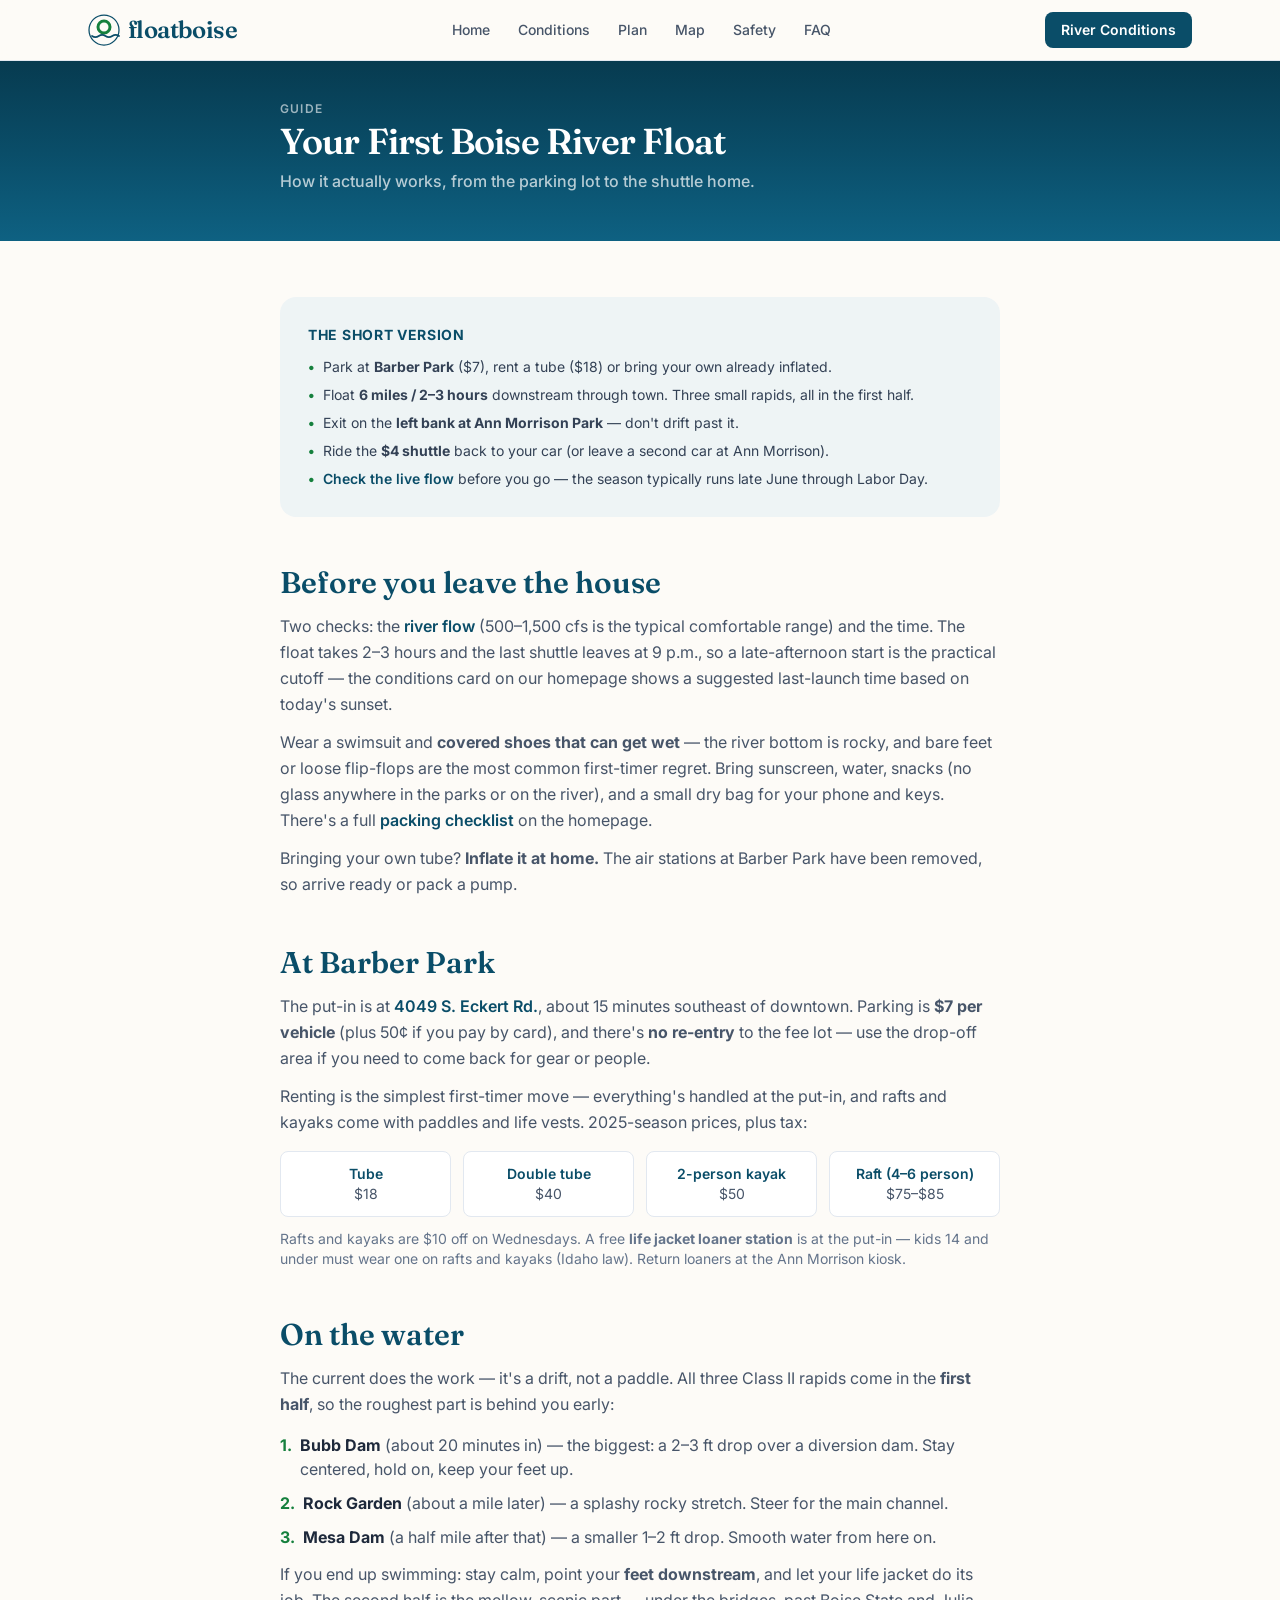
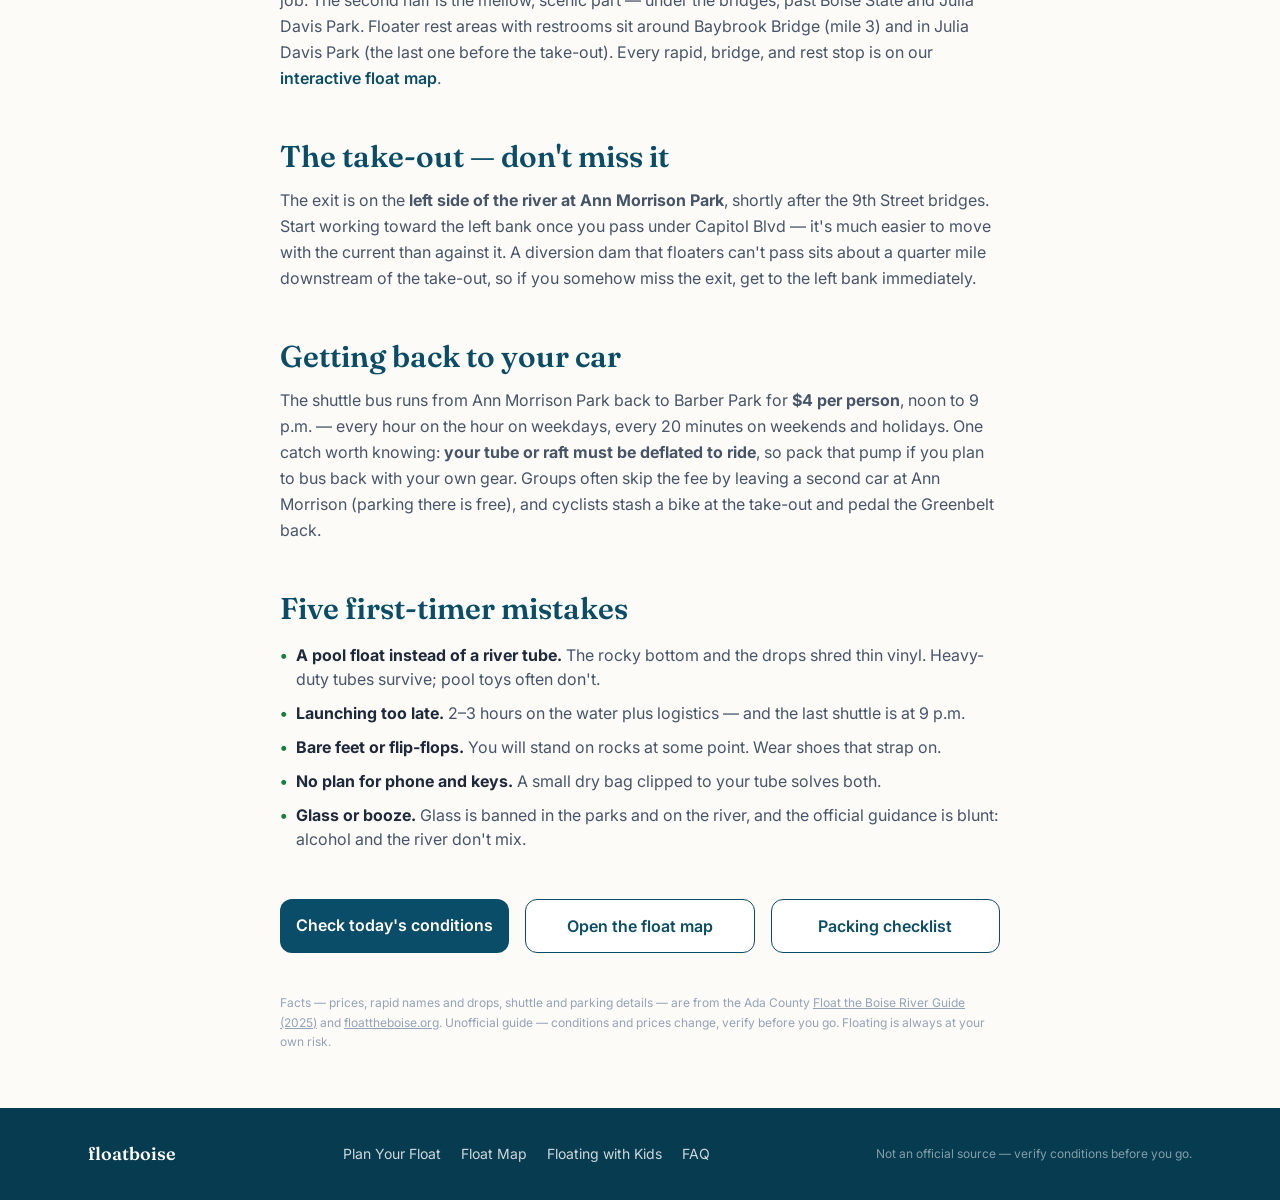
<file: guides/first-time/index.html>
<!DOCTYPE html>
<html lang="en">
<head>
  <meta charset="UTF-8" />
  <meta name="viewport" content="width=device-width, initial-scale=1.0" />
  <title>First-Time Boise River Float Guide — What to Expect</title>
  <meta name="description" content="Floating the Boise River for the first time? Exactly how it works: costs, rentals, the three rapids, the take-out, the shuttle back, and the mistakes first-timers make." />
  <link rel="canonical" href="https://floatboise.com/guides/first-time/" />

  <meta property="og:type" content="article" />
  <meta property="og:url" content="https://floatboise.com/guides/first-time/" />
  <meta property="og:site_name" content="Float Boise" />
  <meta property="og:title" content="First-Time Boise River Float Guide — What to Expect" />
  <meta property="og:description" content="Costs, rentals, the three rapids, the take-out, and the shuttle back — everything a first-timer needs, in order." />
  <meta name="geo.region" content="US-ID" />
  <meta name="geo.placename" content="Boise, Idaho" />
  <meta name="theme-color" content="#0A4D68" />

  <link rel="icon" type="image/svg+xml" href="/favicon.svg" />

  <link rel="preconnect" href="https://fonts.googleapis.com" />
  <link rel="preconnect" href="https://fonts.gstatic.com" crossorigin />
  <link href="https://fonts.googleapis.com/css2?family=Fraunces:opsz,wght@9..144,500;9..144,600;9..144,700&family=Inter:wght@400;500;600;700;800&display=swap" rel="stylesheet" />

  <script async src="https://www.googletagmanager.com/gtag/js?id=G-T7JJ1581Y9"></script>
  <script>
    window.dataLayer = window.dataLayer || [];
    function gtag(){dataLayer.push(arguments);}
    gtag('js', new Date());
    gtag('config', 'G-T7JJ1581Y9');
  </script>

  <link rel="stylesheet" href="/styles.css?v=20260710" />

  <script type="application/ld+json">
  {
    "@context": "https://schema.org",
    "@graph": [
      {
        "@type": "Article",
        "headline": "First-Time Boise River Float Guide — What to Expect",
        "description": "How the Barber Park to Ann Morrison float works for first-timers: costs, rentals, the three rapids, the take-out, and the shuttle back.",
        "author": { "@type": "Organization", "name": "Float Boise" },
        "publisher": { "@type": "Organization", "name": "Float Boise" },
        "mainEntityOfPage": "https://floatboise.com/guides/first-time/"
      },
      {
        "@type": "BreadcrumbList",
        "itemListElement": [
          { "@type": "ListItem", "position": 1, "name": "Float Boise", "item": "https://floatboise.com/" },
          { "@type": "ListItem", "position": 2, "name": "First-Time Float Guide", "item": "https://floatboise.com/guides/first-time/" }
        ]
      }
    ]
  }
  </script>
</head>

<body class="bg-cream text-slate-800 font-sans antialiased">

  <!-- ============ NAVBAR ============ -->
  <header class="sticky top-0 z-50 bg-cream/90 backdrop-blur border-b border-slate-200">
    <nav class="max-w-6xl mx-auto flex items-center justify-between px-4 sm:px-6 py-3">
      <a href="/" class="flex items-center gap-2 shrink-0">
        <svg class="w-8 h-8" viewBox="0 0 64 64" aria-hidden="true">
          <circle cx="32" cy="32" r="30" fill="#FDFBF7" stroke="#0A4D68" stroke-width="2.5"/>
          <circle cx="32" cy="26" r="12" fill="none" stroke="#15803d" stroke-width="6"/>
          <path d="M8 44c4.5 3 9 3 13.5 0s9-3 13.5 0 9 3 13.5 0 9-3 13.5 0"
                fill="none" stroke="#0A4D68" stroke-width="3.5" stroke-linecap="round"/>
        </svg>
        <span class="font-display text-2xl font-semibold tracking-tight text-river">floatboise</span>
      </a>
      <div class="hidden md:flex items-center gap-5 lg:gap-7 text-sm font-medium text-slate-600 whitespace-nowrap px-4">
        <a href="/" class="hover:text-river transition-colors">Home</a>
        <a href="/#conditions" class="hover:text-river transition-colors">Conditions</a>
        <a href="/#plan" class="hover:text-river transition-colors">Plan</a>
        <a href="/map/" class="hover:text-river transition-colors">Map</a>
        <a href="/#safety" class="hover:text-river transition-colors">Safety</a>
        <a href="/#faq" class="hover:text-river transition-colors">FAQ</a>
      </div>
      <a href="/#conditions"
         class="bg-river hover:bg-river-dark text-white text-sm font-semibold px-4 py-2 rounded-lg transition-colors">
        River Conditions
      </a>
    </nav>
  </header>

  <main>
    <!-- slim title band -->
    <section class="relative overflow-hidden bg-gradient-to-b from-river-dark via-river to-[#0e6182]">
      <div class="relative max-w-3xl mx-auto px-5 sm:px-6 pt-8 sm:pt-10 pb-10 sm:pb-12">
        <p class="text-xs font-semibold uppercase tracking-widest text-white/60">Guide</p>
        <h1 class="font-display mt-1 text-3xl sm:text-4xl font-semibold text-white tracking-tight">
          Your First Boise River Float
        </h1>
        <p class="mt-2 text-sm sm:text-base font-medium text-white/70">
          How it actually works, from the parking lot to the shuttle home.
        </p>
      </div>
    </section>

    <article class="max-w-3xl mx-auto px-5 sm:px-6 py-10 sm:py-14">

      <!-- TL;DR -->
      <div class="bg-river-light/70 rounded-2xl p-6 sm:p-7">
        <h2 class="text-sm font-bold uppercase tracking-wider text-river">The short version</h2>
        <ul class="mt-3 space-y-2 text-sm text-slate-700">
          <li class="flex gap-2"><span class="text-leaf font-bold shrink-0">&bull;</span><span>Park at <strong>Barber Park</strong> ($7), rent a tube ($18) or bring your own already inflated.</span></li>
          <li class="flex gap-2"><span class="text-leaf font-bold shrink-0">&bull;</span><span>Float <strong>6 miles / 2&ndash;3 hours</strong> downstream through town. Three small rapids, all in the first half.</span></li>
          <li class="flex gap-2"><span class="text-leaf font-bold shrink-0">&bull;</span><span>Exit on the <strong>left bank at Ann Morrison Park</strong> &mdash; don't drift past it.</span></li>
          <li class="flex gap-2"><span class="text-leaf font-bold shrink-0">&bull;</span><span>Ride the <strong>$4 shuttle</strong> back to your car (or leave a second car at Ann Morrison).</span></li>
          <li class="flex gap-2"><span class="text-leaf font-bold shrink-0">&bull;</span><span><a href="/#conditions" class="text-river font-semibold hover:underline">Check the live flow</a> before you go &mdash; the season typically runs late June through Labor Day.</span></li>
        </ul>
      </div>

      <!-- Before you go -->
      <h2 class="font-display mt-12 text-2xl sm:text-3xl font-semibold text-river">Before you leave the house</h2>
      <p class="mt-3 text-slate-600 leading-relaxed">
        Two checks: the <a href="/#conditions" class="text-river font-semibold hover:underline">river flow</a>
        (500&ndash;1,500 cfs is the typical comfortable range) and the time. The float takes 2&ndash;3 hours and the last
        shuttle leaves at 9 p.m., so a late-afternoon start is the practical cutoff &mdash; the conditions card on our
        homepage shows a suggested last-launch time based on today's sunset.
      </p>
      <p class="mt-3 text-slate-600 leading-relaxed">
        Wear a swimsuit and <strong>covered shoes that can get wet</strong> &mdash; the river bottom is rocky, and bare feet
        or loose flip-flops are the most common first-timer regret. Bring sunscreen, water, snacks (no glass anywhere in the
        parks or on the river), and a small dry bag for your phone and keys. There's a full
        <a href="/#gear" class="text-river font-semibold hover:underline">packing checklist</a> on the homepage.
      </p>
      <p class="mt-3 text-slate-600 leading-relaxed">
        Bringing your own tube? <strong>Inflate it at home.</strong> The air stations at Barber Park have been removed, so
        arrive ready or pack a pump.
      </p>

      <!-- At Barber Park -->
      <h2 class="font-display mt-12 text-2xl sm:text-3xl font-semibold text-river">At Barber Park</h2>
      <p class="mt-3 text-slate-600 leading-relaxed">
        The put-in is at <a href="https://www.google.com/maps/dir/?api=1&destination=Barber+Park+4049+S+Eckert+Rd+Boise+ID" target="_blank" rel="noopener" class="text-river font-semibold hover:underline">4049 S. Eckert Rd.</a>,
        about 15 minutes southeast of downtown. Parking is <strong>$7 per vehicle</strong> (plus 50&cent; if you pay by card),
        and there's <strong>no re-entry</strong> to the fee lot &mdash; use the drop-off area if you need to come back for
        gear or people.
      </p>
      <p class="mt-3 text-slate-600 leading-relaxed">
        Renting is the simplest first-timer move &mdash; everything's handled at the put-in, and rafts and kayaks come with
        paddles and life vests. 2025-season prices, plus tax:
      </p>
      <div class="mt-4 grid grid-cols-2 sm:grid-cols-4 gap-3 text-sm">
        <div class="bg-white rounded-lg border border-slate-200 p-3 text-center">
          <p class="font-semibold text-river">Tube</p><p class="text-slate-600">$18</p>
        </div>
        <div class="bg-white rounded-lg border border-slate-200 p-3 text-center">
          <p class="font-semibold text-river">Double tube</p><p class="text-slate-600">$40</p>
        </div>
        <div class="bg-white rounded-lg border border-slate-200 p-3 text-center">
          <p class="font-semibold text-river">2-person kayak</p><p class="text-slate-600">$50</p>
        </div>
        <div class="bg-white rounded-lg border border-slate-200 p-3 text-center">
          <p class="font-semibold text-river">Raft (4&ndash;6 person)</p><p class="text-slate-600">$75&ndash;$85</p>
        </div>
      </div>
      <p class="mt-3 text-sm text-slate-500">
        Rafts and kayaks are $10 off on Wednesdays. A free <strong>life jacket loaner station</strong> is at the put-in
        &mdash; kids 14 and under must wear one on rafts and kayaks (Idaho law). Return loaners at the Ann Morrison kiosk.
      </p>

      <!-- On the water -->
      <h2 class="font-display mt-12 text-2xl sm:text-3xl font-semibold text-river">On the water</h2>
      <p class="mt-3 text-slate-600 leading-relaxed">
        The current does the work &mdash; it's a drift, not a paddle. All three Class II rapids come in the
        <strong>first half</strong>, so the roughest part is behind you early:
      </p>
      <ul class="mt-4 space-y-2.5 text-slate-600">
        <li class="flex gap-2"><span class="text-leaf font-bold shrink-0">1.</span><span><strong class="text-slate-800">Bubb Dam</strong> (about 20 minutes in) &mdash; the biggest: a 2&ndash;3 ft drop over a diversion dam. Stay centered, hold on, keep your feet up.</span></li>
        <li class="flex gap-2"><span class="text-leaf font-bold shrink-0">2.</span><span><strong class="text-slate-800">Rock Garden</strong> (about a mile later) &mdash; a splashy rocky stretch. Steer for the main channel.</span></li>
        <li class="flex gap-2"><span class="text-leaf font-bold shrink-0">3.</span><span><strong class="text-slate-800">Mesa Dam</strong> (a half mile after that) &mdash; a smaller 1&ndash;2 ft drop. Smooth water from here on.</span></li>
      </ul>
      <p class="mt-3 text-slate-600 leading-relaxed">
        If you end up swimming: stay calm, point your <strong>feet downstream</strong>, and let your life jacket do its job.
        The second half is the mellow, scenic part &mdash; under the bridges, past Boise State and Julia Davis Park. Floater
        rest areas with restrooms sit around Baybrook Bridge (mile 3) and in Julia Davis Park (the last one before the
        take-out). Every rapid, bridge, and rest stop is on our
        <a href="/map/" class="text-river font-semibold hover:underline">interactive float map</a>.
      </p>

      <!-- Take-out -->
      <h2 class="font-display mt-12 text-2xl sm:text-3xl font-semibold text-river">The take-out &mdash; don't miss it</h2>
      <p class="mt-3 text-slate-600 leading-relaxed">
        The exit is on the <strong>left side of the river at Ann Morrison Park</strong>, shortly after the 9th Street bridges.
        Start working toward the left bank once you pass under Capitol Blvd &mdash; it's much easier to move with the current
        than against it. A diversion dam that floaters can't pass sits about a quarter mile downstream of the take-out, so
        if you somehow miss the exit, get to the left bank immediately.
      </p>

      <!-- Getting back -->
      <h2 class="font-display mt-12 text-2xl sm:text-3xl font-semibold text-river">Getting back to your car</h2>
      <p class="mt-3 text-slate-600 leading-relaxed">
        The shuttle bus runs from Ann Morrison Park back to Barber Park for <strong>$4 per person</strong>, noon to 9 p.m. &mdash;
        every hour on the hour on weekdays, every 20 minutes on weekends and holidays. One catch worth knowing:
        <strong>your tube or raft must be deflated to ride</strong>, so pack that pump if you plan to bus back with your own gear.
        Groups often skip the fee by leaving a second car at Ann Morrison (parking there is free), and cyclists stash a bike
        at the take-out and pedal the Greenbelt back.
      </p>

      <!-- Mistakes -->
      <h2 class="font-display mt-12 text-2xl sm:text-3xl font-semibold text-river">Five first-timer mistakes</h2>
      <ul class="mt-4 space-y-2.5 text-slate-600">
        <li class="flex gap-2"><span class="text-leaf font-bold shrink-0">&bull;</span><span><strong class="text-slate-800">A pool float instead of a river tube.</strong> The rocky bottom and the drops shred thin vinyl. Heavy-duty tubes survive; pool toys often don't.</span></li>
        <li class="flex gap-2"><span class="text-leaf font-bold shrink-0">&bull;</span><span><strong class="text-slate-800">Launching too late.</strong> 2&ndash;3 hours on the water plus logistics &mdash; and the last shuttle is at 9 p.m.</span></li>
        <li class="flex gap-2"><span class="text-leaf font-bold shrink-0">&bull;</span><span><strong class="text-slate-800">Bare feet or flip-flops.</strong> You will stand on rocks at some point. Wear shoes that strap on.</span></li>
        <li class="flex gap-2"><span class="text-leaf font-bold shrink-0">&bull;</span><span><strong class="text-slate-800">No plan for phone and keys.</strong> A small dry bag clipped to your tube solves both.</span></li>
        <li class="flex gap-2"><span class="text-leaf font-bold shrink-0">&bull;</span><span><strong class="text-slate-800">Glass or booze.</strong> Glass is banned in the parks and on the river, and the official guidance is blunt: alcohol and the river don't mix.</span></li>
      </ul>

      <!-- CTA row -->
      <div class="mt-12 grid sm:grid-cols-3 gap-4">
        <a href="/#conditions" class="bg-river hover:bg-river-dark text-white text-center font-semibold rounded-xl px-4 py-3.5 transition-colors">Check today's conditions</a>
        <a href="/map/" class="bg-white border border-river text-river hover:bg-river-light text-center font-semibold rounded-xl px-4 py-3.5 transition-colors">Open the float map</a>
        <a href="/#gear" class="bg-white border border-river text-river hover:bg-river-light text-center font-semibold rounded-xl px-4 py-3.5 transition-colors">Packing checklist</a>
      </div>

      <p class="mt-10 text-xs text-slate-400 leading-relaxed">
        Facts &mdash; prices, rapid names and drops, shuttle and parking details &mdash; are from the Ada County
        <a href="https://adacounty.id.gov/parksandwaterways/wp-content/uploads/sites/47/Parks-FloattheBoiseGuide-Brochure-TriFold-2025.pdf" target="_blank" rel="noopener" class="underline hover:text-slate-600">Float the Boise River Guide (2025)</a>
        and <a href="https://www.floattheboise.org/" target="_blank" rel="noopener" class="underline hover:text-slate-600">floattheboise.org</a>.
        Unofficial guide &mdash; conditions and prices change, verify before you go. Floating is always at your own risk.
      </p>
    </article>
  </main>

  <!-- ============ FOOTER ============ -->
  <footer class="bg-river-dark text-white/80">
    <div class="max-w-6xl mx-auto px-4 sm:px-6 py-8 flex flex-col sm:flex-row items-center justify-between gap-4 text-sm">
      <a href="/" class="font-display text-lg font-semibold text-white">floatboise</a>
      <div class="flex flex-wrap gap-x-5 gap-y-1">
        <a href="/#plan" class="hover:text-white transition-colors">Plan Your Float</a>
        <a href="/map/" class="hover:text-white transition-colors">Float Map</a>
        <a href="/guides/kids/" class="hover:text-white transition-colors">Floating with Kids</a>
        <a href="/#faq" class="hover:text-white transition-colors">FAQ</a>
      </div>
      <p class="text-white/50 text-xs">Not an official source &mdash; verify conditions before you go.</p>
    </div>
  </footer>
</body>
</html>
</file>
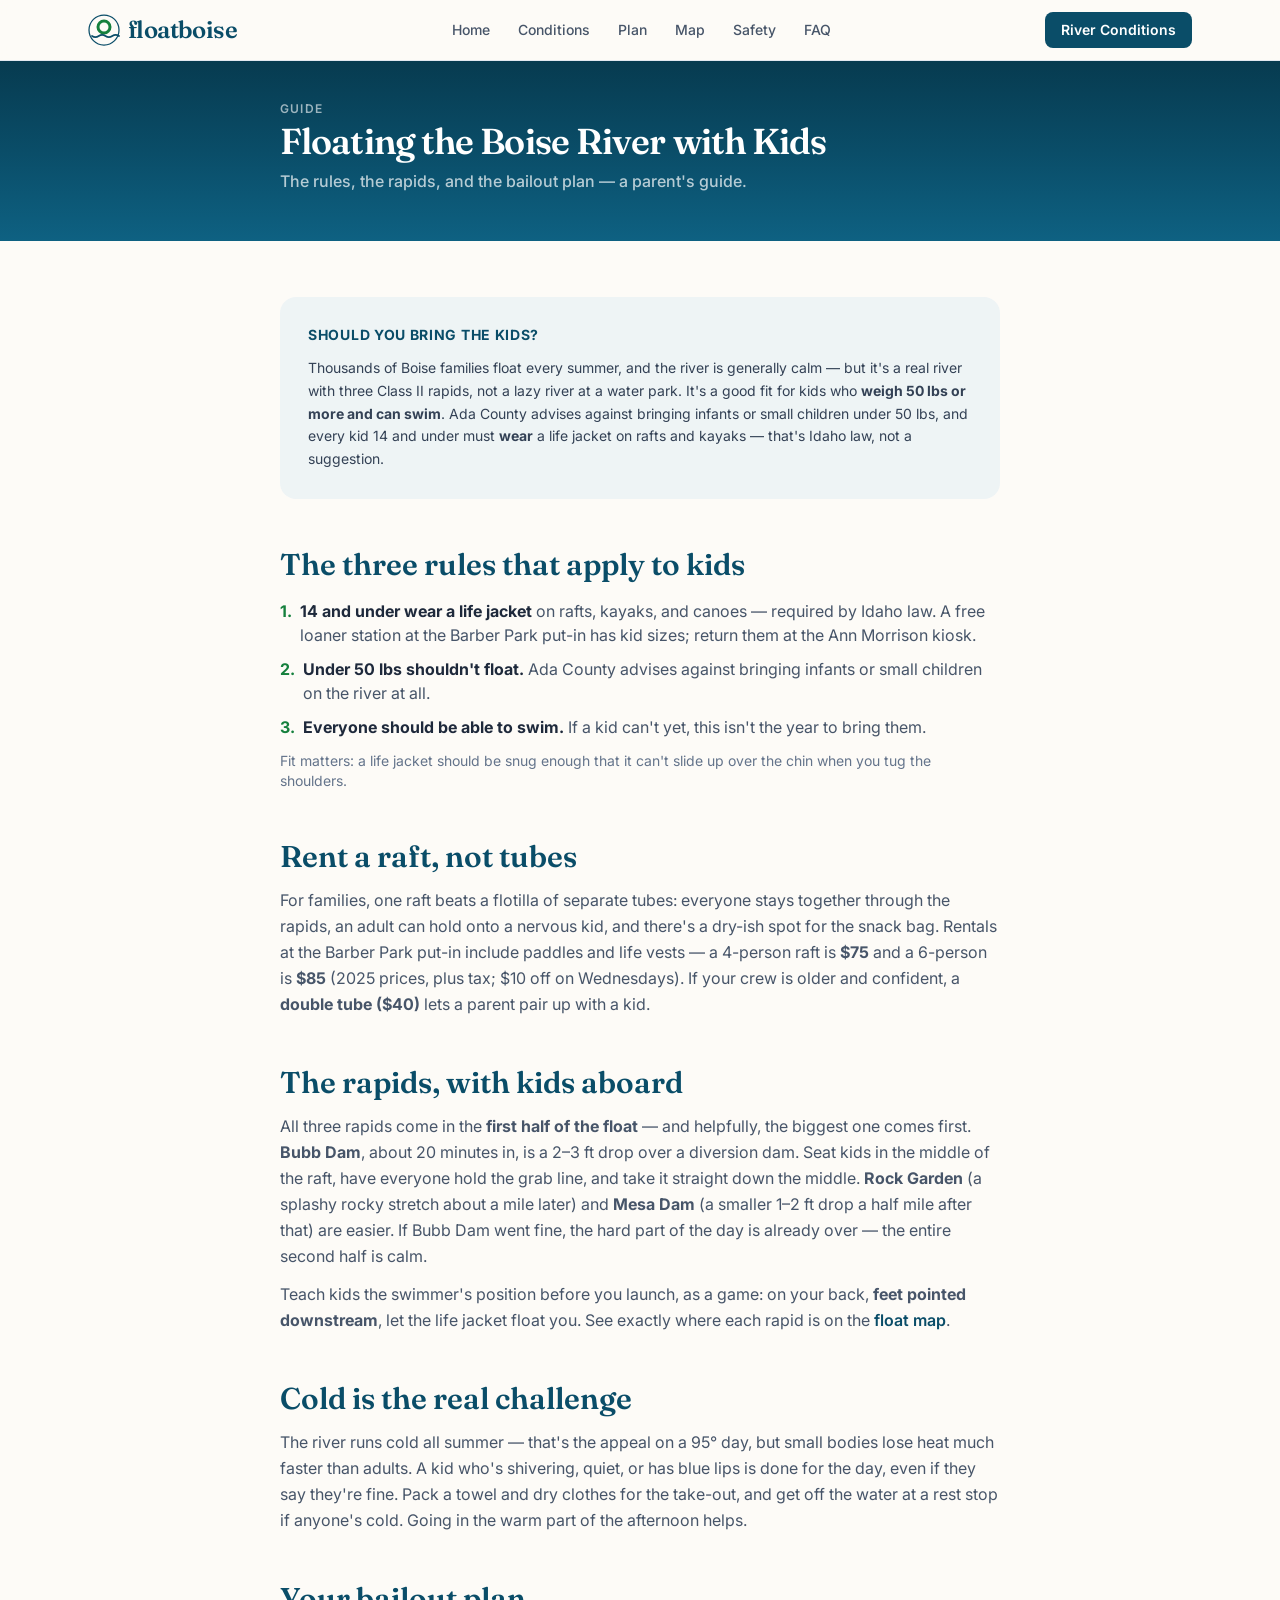
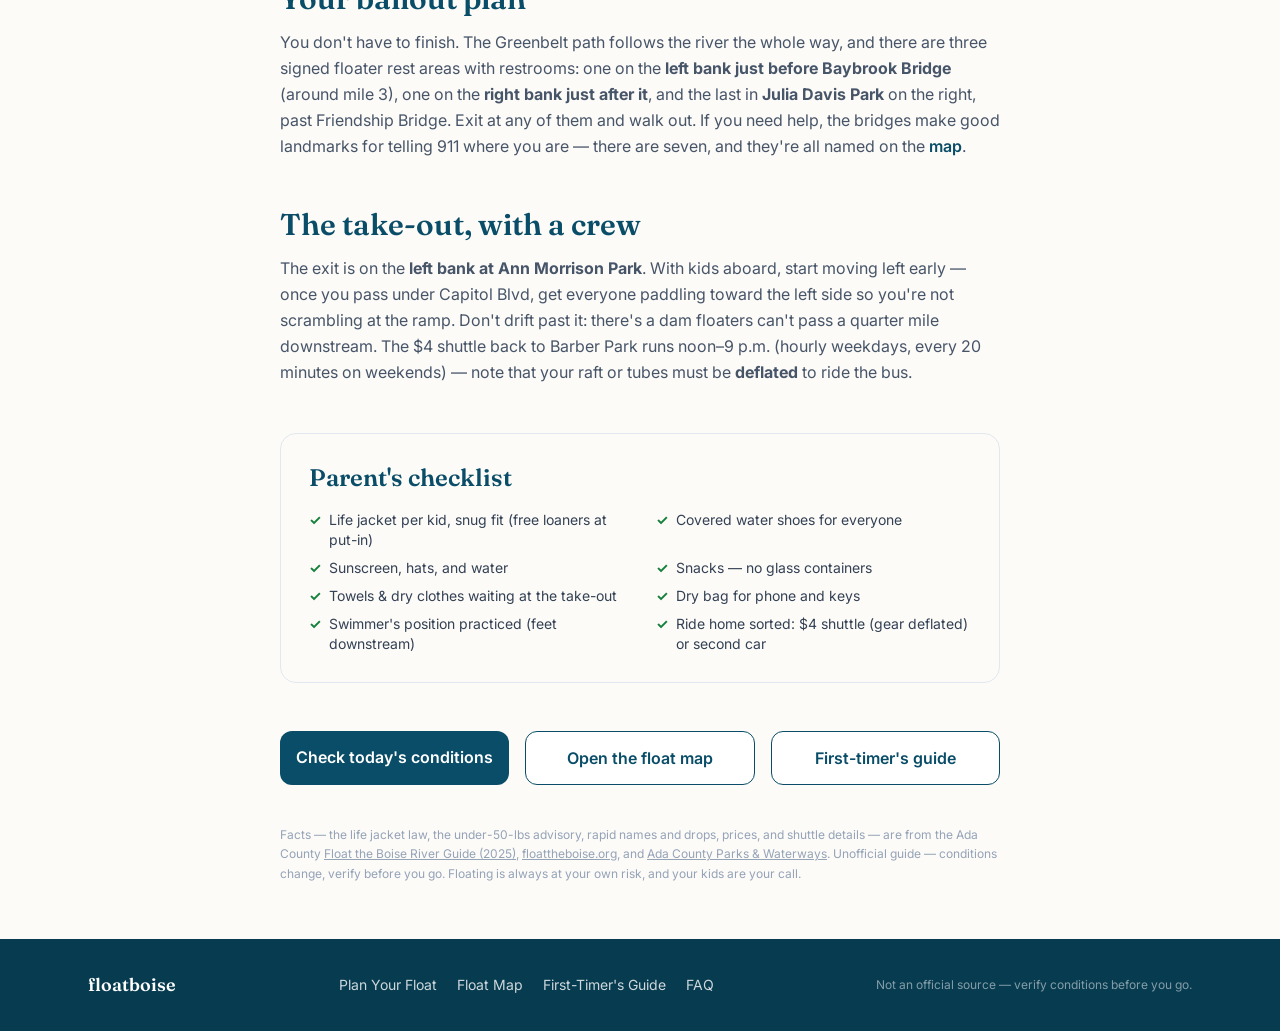
<file: guides/kids/index.html>
<!DOCTYPE html>
<html lang="en">
<head>
  <meta charset="UTF-8" />
  <meta name="viewport" content="width=device-width, initial-scale=1.0" />
  <title>Floating the Boise River with Kids — A Parent's Guide</title>
  <meta name="description" content="Taking kids on the Boise River float? The life jacket law, the under-50-lbs advisory, how to handle the three rapids, bailout points, and a parent's checklist." />
  <link rel="canonical" href="https://floatboise.com/guides/kids/" />

  <meta property="og:type" content="article" />
  <meta property="og:url" content="https://floatboise.com/guides/kids/" />
  <meta property="og:site_name" content="Float Boise" />
  <meta property="og:title" content="Floating the Boise River with Kids — A Parent's Guide" />
  <meta property="og:description" content="The life jacket law, the under-50-lbs advisory, the three rapids, bailout points, and a parent's checklist." />
  <meta name="geo.region" content="US-ID" />
  <meta name="geo.placename" content="Boise, Idaho" />
  <meta name="theme-color" content="#0A4D68" />

  <link rel="icon" type="image/svg+xml" href="/favicon.svg" />

  <link rel="preconnect" href="https://fonts.googleapis.com" />
  <link rel="preconnect" href="https://fonts.gstatic.com" crossorigin />
  <link href="https://fonts.googleapis.com/css2?family=Fraunces:opsz,wght@9..144,500;9..144,600;9..144,700&family=Inter:wght@400;500;600;700;800&display=swap" rel="stylesheet" />

  <script async src="https://www.googletagmanager.com/gtag/js?id=G-T7JJ1581Y9"></script>
  <script>
    window.dataLayer = window.dataLayer || [];
    function gtag(){dataLayer.push(arguments);}
    gtag('js', new Date());
    gtag('config', 'G-T7JJ1581Y9');
  </script>

  <link rel="stylesheet" href="/styles.css?v=20260710" />

  <script type="application/ld+json">
  {
    "@context": "https://schema.org",
    "@graph": [
      {
        "@type": "Article",
        "headline": "Floating the Boise River with Kids — A Parent's Guide",
        "description": "The life jacket law, the under-50-lbs advisory, how to handle the three rapids with kids, bailout points, and a parent's checklist.",
        "author": { "@type": "Organization", "name": "Float Boise" },
        "publisher": { "@type": "Organization", "name": "Float Boise" },
        "mainEntityOfPage": "https://floatboise.com/guides/kids/"
      },
      {
        "@type": "BreadcrumbList",
        "itemListElement": [
          { "@type": "ListItem", "position": 1, "name": "Float Boise", "item": "https://floatboise.com/" },
          { "@type": "ListItem", "position": 2, "name": "Floating with Kids", "item": "https://floatboise.com/guides/kids/" }
        ]
      }
    ]
  }
  </script>
</head>

<body class="bg-cream text-slate-800 font-sans antialiased">

  <!-- ============ NAVBAR ============ -->
  <header class="sticky top-0 z-50 bg-cream/90 backdrop-blur border-b border-slate-200">
    <nav class="max-w-6xl mx-auto flex items-center justify-between px-4 sm:px-6 py-3">
      <a href="/" class="flex items-center gap-2 shrink-0">
        <svg class="w-8 h-8" viewBox="0 0 64 64" aria-hidden="true">
          <circle cx="32" cy="32" r="30" fill="#FDFBF7" stroke="#0A4D68" stroke-width="2.5"/>
          <circle cx="32" cy="26" r="12" fill="none" stroke="#15803d" stroke-width="6"/>
          <path d="M8 44c4.5 3 9 3 13.5 0s9-3 13.5 0 9 3 13.5 0 9-3 13.5 0"
                fill="none" stroke="#0A4D68" stroke-width="3.5" stroke-linecap="round"/>
        </svg>
        <span class="font-display text-2xl font-semibold tracking-tight text-river">floatboise</span>
      </a>
      <div class="hidden md:flex items-center gap-5 lg:gap-7 text-sm font-medium text-slate-600 whitespace-nowrap px-4">
        <a href="/" class="hover:text-river transition-colors">Home</a>
        <a href="/#conditions" class="hover:text-river transition-colors">Conditions</a>
        <a href="/#plan" class="hover:text-river transition-colors">Plan</a>
        <a href="/map/" class="hover:text-river transition-colors">Map</a>
        <a href="/#safety" class="hover:text-river transition-colors">Safety</a>
        <a href="/#faq" class="hover:text-river transition-colors">FAQ</a>
      </div>
      <a href="/#conditions"
         class="bg-river hover:bg-river-dark text-white text-sm font-semibold px-4 py-2 rounded-lg transition-colors">
        River Conditions
      </a>
    </nav>
  </header>

  <main>
    <!-- slim title band -->
    <section class="relative overflow-hidden bg-gradient-to-b from-river-dark via-river to-[#0e6182]">
      <div class="relative max-w-3xl mx-auto px-5 sm:px-6 pt-8 sm:pt-10 pb-10 sm:pb-12">
        <p class="text-xs font-semibold uppercase tracking-widest text-white/60">Guide</p>
        <h1 class="font-display mt-1 text-3xl sm:text-4xl font-semibold text-white tracking-tight">
          Floating the Boise River with Kids
        </h1>
        <p class="mt-2 text-sm sm:text-base font-medium text-white/70">
          The rules, the rapids, and the bailout plan &mdash; a parent's guide.
        </p>
      </div>
    </section>

    <article class="max-w-3xl mx-auto px-5 sm:px-6 py-10 sm:py-14">

      <!-- Verdict -->
      <div class="bg-river-light/70 rounded-2xl p-6 sm:p-7">
        <h2 class="text-sm font-bold uppercase tracking-wider text-river">Should you bring the kids?</h2>
        <p class="mt-3 text-sm text-slate-700 leading-relaxed">
          Thousands of Boise families float every summer, and the river is generally calm &mdash; but it's a real river with
          three Class II rapids, not a lazy river at a water park. It's a good fit for kids who
          <strong>weigh 50 lbs or more and can swim</strong>. Ada County advises against bringing infants or small children
          under 50 lbs, and every kid 14 and under must <strong>wear</strong> a life jacket on rafts and kayaks &mdash;
          that's Idaho law, not a suggestion.
        </p>
      </div>

      <!-- Rules -->
      <h2 class="font-display mt-12 text-2xl sm:text-3xl font-semibold text-river">The three rules that apply to kids</h2>
      <ul class="mt-4 space-y-2.5 text-slate-600">
        <li class="flex gap-2"><span class="text-leaf font-bold shrink-0">1.</span><span><strong class="text-slate-800">14 and under wear a life jacket</strong> on rafts, kayaks, and canoes &mdash; required by Idaho law. A free loaner station at the Barber Park put-in has kid sizes; return them at the Ann Morrison kiosk.</span></li>
        <li class="flex gap-2"><span class="text-leaf font-bold shrink-0">2.</span><span><strong class="text-slate-800">Under 50 lbs shouldn't float.</strong> Ada County advises against bringing infants or small children on the river at all.</span></li>
        <li class="flex gap-2"><span class="text-leaf font-bold shrink-0">3.</span><span><strong class="text-slate-800">Everyone should be able to swim.</strong> If a kid can't yet, this isn't the year to bring them.</span></li>
      </ul>
      <p class="mt-3 text-sm text-slate-500">
        Fit matters: a life jacket should be snug enough that it can't slide up over the chin when you tug the shoulders.
      </p>

      <!-- Raft beats tubes -->
      <h2 class="font-display mt-12 text-2xl sm:text-3xl font-semibold text-river">Rent a raft, not tubes</h2>
      <p class="mt-3 text-slate-600 leading-relaxed">
        For families, one raft beats a flotilla of separate tubes: everyone stays together through the rapids, an adult can
        hold onto a nervous kid, and there's a dry-ish spot for the snack bag. Rentals at the Barber Park put-in include
        paddles and life vests &mdash; a 4-person raft is <strong>$75</strong> and a 6-person is <strong>$85</strong>
        (2025 prices, plus tax; $10 off on Wednesdays). If your crew is older and confident, a
        <strong>double tube ($40)</strong> lets a parent pair up with a kid.
      </p>

      <!-- Rapids -->
      <h2 class="font-display mt-12 text-2xl sm:text-3xl font-semibold text-river">The rapids, with kids aboard</h2>
      <p class="mt-3 text-slate-600 leading-relaxed">
        All three rapids come in the <strong>first half of the float</strong> &mdash; and helpfully, the biggest one comes first.
        <strong>Bubb Dam</strong>, about 20 minutes in, is a 2&ndash;3 ft drop over a diversion dam. Seat kids in the middle
        of the raft, have everyone hold the grab line, and take it straight down the middle. <strong>Rock Garden</strong>
        (a splashy rocky stretch about a mile later) and <strong>Mesa Dam</strong> (a smaller 1&ndash;2 ft drop a half mile
        after that) are easier. If Bubb Dam went fine, the hard part of the day is already over &mdash; the entire second
        half is calm.
      </p>
      <p class="mt-3 text-slate-600 leading-relaxed">
        Teach kids the swimmer's position before you launch, as a game: on your back, <strong>feet pointed downstream</strong>,
        let the life jacket float you. See exactly where each rapid is on the
        <a href="/map/" class="text-river font-semibold hover:underline">float map</a>.
      </p>

      <!-- Cold -->
      <h2 class="font-display mt-12 text-2xl sm:text-3xl font-semibold text-river">Cold is the real challenge</h2>
      <p class="mt-3 text-slate-600 leading-relaxed">
        The river runs cold all summer &mdash; that's the appeal on a 95&deg; day, but small bodies lose heat much faster than
        adults. A kid who's shivering, quiet, or has blue lips is done for the day, even if they say they're fine. Pack a towel
        and dry clothes for the take-out, and get off the water at a rest stop if anyone's cold. Going in the warm part of the
        afternoon helps.
      </p>

      <!-- Bailout plan -->
      <h2 class="font-display mt-12 text-2xl sm:text-3xl font-semibold text-river">Your bailout plan</h2>
      <p class="mt-3 text-slate-600 leading-relaxed">
        You don't have to finish. The Greenbelt path follows the river the whole way, and there are three signed floater
        rest areas with restrooms: one on the <strong>left bank just before Baybrook Bridge</strong> (around mile 3), one on
        the <strong>right bank just after it</strong>, and the last in <strong>Julia Davis Park</strong> on the right, past
        Friendship Bridge. Exit at any of them and walk out. If you need help, the bridges make good landmarks for telling
        911 where you are &mdash; there are seven, and they're all named on the
        <a href="/map/" class="text-river font-semibold hover:underline">map</a>.
      </p>

      <!-- Take-out -->
      <h2 class="font-display mt-12 text-2xl sm:text-3xl font-semibold text-river">The take-out, with a crew</h2>
      <p class="mt-3 text-slate-600 leading-relaxed">
        The exit is on the <strong>left bank at Ann Morrison Park</strong>. With kids aboard, start moving left early &mdash;
        once you pass under Capitol Blvd, get everyone paddling toward the left side so you're not scrambling at the ramp.
        Don't drift past it: there's a dam floaters can't pass a quarter mile downstream. The $4 shuttle back to Barber Park
        runs noon&ndash;9 p.m. (hourly weekdays, every 20 minutes on weekends) &mdash; note that your raft or tubes must be
        <strong>deflated</strong> to ride the bus.
      </p>

      <!-- Checklist -->
      <div class="mt-12 bg-cream border border-slate-200 rounded-2xl p-6 sm:p-7">
        <h2 class="font-display text-2xl font-semibold text-river">Parent's checklist</h2>
        <ul class="mt-4 grid sm:grid-cols-2 gap-x-8 gap-y-2 text-sm text-slate-700">
          <li class="flex gap-2"><span class="text-leaf font-bold shrink-0">&#10003;</span><span>Life jacket per kid, snug fit (free loaners at put-in)</span></li>
          <li class="flex gap-2"><span class="text-leaf font-bold shrink-0">&#10003;</span><span>Covered water shoes for everyone</span></li>
          <li class="flex gap-2"><span class="text-leaf font-bold shrink-0">&#10003;</span><span>Sunscreen, hats, and water</span></li>
          <li class="flex gap-2"><span class="text-leaf font-bold shrink-0">&#10003;</span><span>Snacks &mdash; no glass containers</span></li>
          <li class="flex gap-2"><span class="text-leaf font-bold shrink-0">&#10003;</span><span>Towels &amp; dry clothes waiting at the take-out</span></li>
          <li class="flex gap-2"><span class="text-leaf font-bold shrink-0">&#10003;</span><span>Dry bag for phone and keys</span></li>
          <li class="flex gap-2"><span class="text-leaf font-bold shrink-0">&#10003;</span><span>Swimmer's position practiced (feet downstream)</span></li>
          <li class="flex gap-2"><span class="text-leaf font-bold shrink-0">&#10003;</span><span>Ride home sorted: $4 shuttle (gear deflated) or second car</span></li>
        </ul>
      </div>

      <!-- CTA row -->
      <div class="mt-12 grid sm:grid-cols-3 gap-4">
        <a href="/#conditions" class="bg-river hover:bg-river-dark text-white text-center font-semibold rounded-xl px-4 py-3.5 transition-colors">Check today's conditions</a>
        <a href="/map/" class="bg-white border border-river text-river hover:bg-river-light text-center font-semibold rounded-xl px-4 py-3.5 transition-colors">Open the float map</a>
        <a href="/guides/first-time/" class="bg-white border border-river text-river hover:bg-river-light text-center font-semibold rounded-xl px-4 py-3.5 transition-colors">First-timer's guide</a>
      </div>

      <p class="mt-10 text-xs text-slate-400 leading-relaxed">
        Facts &mdash; the life jacket law, the under-50-lbs advisory, rapid names and drops, prices, and shuttle details &mdash;
        are from the Ada County
        <a href="https://adacounty.id.gov/parksandwaterways/wp-content/uploads/sites/47/Parks-FloattheBoiseGuide-Brochure-TriFold-2025.pdf" target="_blank" rel="noopener" class="underline hover:text-slate-600">Float the Boise River Guide (2025)</a>,
        <a href="https://www.floattheboise.org/" target="_blank" rel="noopener" class="underline hover:text-slate-600">floattheboise.org</a>, and
        <a href="https://adacounty.id.gov/parksandwaterways/float-the-boise-river/" target="_blank" rel="noopener" class="underline hover:text-slate-600">Ada County Parks &amp; Waterways</a>.
        Unofficial guide &mdash; conditions change, verify before you go. Floating is always at your own risk, and your kids are your call.
      </p>
    </article>
  </main>

  <!-- ============ FOOTER ============ -->
  <footer class="bg-river-dark text-white/80">
    <div class="max-w-6xl mx-auto px-4 sm:px-6 py-8 flex flex-col sm:flex-row items-center justify-between gap-4 text-sm">
      <a href="/" class="font-display text-lg font-semibold text-white">floatboise</a>
      <div class="flex flex-wrap gap-x-5 gap-y-1">
        <a href="/#plan" class="hover:text-white transition-colors">Plan Your Float</a>
        <a href="/map/" class="hover:text-white transition-colors">Float Map</a>
        <a href="/guides/first-time/" class="hover:text-white transition-colors">First-Timer's Guide</a>
        <a href="/#faq" class="hover:text-white transition-colors">FAQ</a>
      </div>
      <p class="text-white/50 text-xs">Not an official source &mdash; verify conditions before you go.</p>
    </div>
  </footer>
</body>
</html>
</file>
<file: styles.css>
*,:after,:before{--tw-border-spacing-x:0;--tw-border-spacing-y:0;--tw-translate-x:0;--tw-translate-y:0;--tw-rotate:0;--tw-skew-x:0;--tw-skew-y:0;--tw-scale-x:1;--tw-scale-y:1;--tw-pan-x: ;--tw-pan-y: ;--tw-pinch-zoom: ;--tw-scroll-snap-strictness:proximity;--tw-gradient-from-position: ;--tw-gradient-via-position: ;--tw-gradient-to-position: ;--tw-ordinal: ;--tw-slashed-zero: ;--tw-numeric-figure: ;--tw-numeric-spacing: ;--tw-numeric-fraction: ;--tw-ring-inset: ;--tw-ring-offset-width:0px;--tw-ring-offset-color:#fff;--tw-ring-color:rgba(59,130,246,.5);--tw-ring-offset-shadow:0 0 #0000;--tw-ring-shadow:0 0 #0000;--tw-shadow:0 0 #0000;--tw-shadow-colored:0 0 #0000;--tw-blur: ;--tw-brightness: ;--tw-contrast: ;--tw-grayscale: ;--tw-hue-rotate: ;--tw-invert: ;--tw-saturate: ;--tw-sepia: ;--tw-drop-shadow: ;--tw-backdrop-blur: ;--tw-backdrop-brightness: ;--tw-backdrop-contrast: ;--tw-backdrop-grayscale: ;--tw-backdrop-hue-rotate: ;--tw-backdrop-invert: ;--tw-backdrop-opacity: ;--tw-backdrop-saturate: ;--tw-backdrop-sepia: ;--tw-contain-size: ;--tw-contain-layout: ;--tw-contain-paint: ;--tw-contain-style: }::backdrop{--tw-border-spacing-x:0;--tw-border-spacing-y:0;--tw-translate-x:0;--tw-translate-y:0;--tw-rotate:0;--tw-skew-x:0;--tw-skew-y:0;--tw-scale-x:1;--tw-scale-y:1;--tw-pan-x: ;--tw-pan-y: ;--tw-pinch-zoom: ;--tw-scroll-snap-strictness:proximity;--tw-gradient-from-position: ;--tw-gradient-via-position: ;--tw-gradient-to-position: ;--tw-ordinal: ;--tw-slashed-zero: ;--tw-numeric-figure: ;--tw-numeric-spacing: ;--tw-numeric-fraction: ;--tw-ring-inset: ;--tw-ring-offset-width:0px;--tw-ring-offset-color:#fff;--tw-ring-color:rgba(59,130,246,.5);--tw-ring-offset-shadow:0 0 #0000;--tw-ring-shadow:0 0 #0000;--tw-shadow:0 0 #0000;--tw-shadow-colored:0 0 #0000;--tw-blur: ;--tw-brightness: ;--tw-contrast: ;--tw-grayscale: ;--tw-hue-rotate: ;--tw-invert: ;--tw-saturate: ;--tw-sepia: ;--tw-drop-shadow: ;--tw-backdrop-blur: ;--tw-backdrop-brightness: ;--tw-backdrop-contrast: ;--tw-backdrop-grayscale: ;--tw-backdrop-hue-rotate: ;--tw-backdrop-invert: ;--tw-backdrop-opacity: ;--tw-backdrop-saturate: ;--tw-backdrop-sepia: ;--tw-contain-size: ;--tw-contain-layout: ;--tw-contain-paint: ;--tw-contain-style: }
/*! tailwindcss v3.4.17 | MIT License | https://tailwindcss.com*/*,:after,:before{box-sizing:border-box;border:0 solid #e5e7eb}:after,:before{--tw-content:""}:host,html{line-height:1.5;-webkit-text-size-adjust:100%;-moz-tab-size:4;-o-tab-size:4;tab-size:4;font-family:Inter,ui-sans-serif,system-ui,-apple-system,Segoe UI,Roboto,Helvetica Neue,Arial,sans-serif;font-feature-settings:normal;font-variation-settings:normal;-webkit-tap-highlight-color:transparent}body{margin:0;line-height:inherit}hr{height:0;color:inherit;border-top-width:1px}abbr:where([title]){-webkit-text-decoration:underline dotted;text-decoration:underline dotted}h1,h2,h3,h4,h5,h6{font-size:inherit;font-weight:inherit}a{color:inherit;text-decoration:inherit}b,strong{font-weight:bolder}code,kbd,pre,samp{font-family:ui-monospace,SFMono-Regular,Menlo,Monaco,Consolas,Liberation Mono,Courier New,monospace;font-feature-settings:normal;font-variation-settings:normal;font-size:1em}small{font-size:80%}sub,sup{font-size:75%;line-height:0;position:relative;vertical-align:baseline}sub{bottom:-.25em}sup{top:-.5em}table{text-indent:0;border-color:inherit;border-collapse:collapse}button,input,optgroup,select,textarea{font-family:inherit;font-feature-settings:inherit;font-variation-settings:inherit;font-size:100%;font-weight:inherit;line-height:inherit;letter-spacing:inherit;color:inherit;margin:0;padding:0}button,select{text-transform:none}button,input:where([type=button]),input:where([type=reset]),input:where([type=submit]){-webkit-appearance:button;background-color:transparent;background-image:none}:-moz-focusring{outline:auto}:-moz-ui-invalid{box-shadow:none}progress{vertical-align:baseline}::-webkit-inner-spin-button,::-webkit-outer-spin-button{height:auto}[type=search]{-webkit-appearance:textfield;outline-offset:-2px}::-webkit-search-decoration{-webkit-appearance:none}::-webkit-file-upload-button{-webkit-appearance:button;font:inherit}summary{display:list-item}blockquote,dd,dl,figure,h1,h2,h3,h4,h5,h6,hr,p,pre{margin:0}fieldset{margin:0}fieldset,legend{padding:0}menu,ol,ul{list-style:none;margin:0;padding:0}dialog{padding:0}textarea{resize:vertical}input::-moz-placeholder,textarea::-moz-placeholder{opacity:1;color:#9ca3af}input::placeholder,textarea::placeholder{opacity:1;color:#9ca3af}[role=button],button{cursor:pointer}:disabled{cursor:default}audio,canvas,embed,iframe,img,object,svg,video{display:block;vertical-align:middle}img,video{max-width:100%;height:auto}[hidden]:where(:not([hidden=until-found])){display:none}.pointer-events-none{pointer-events:none}.visible{visibility:visible}.fixed{position:fixed}.absolute{position:absolute}.relative{position:relative}.sticky{position:sticky}.inset-0{inset:0}.inset-y-0{top:0;bottom:0}.-bottom-6{bottom:-1.5rem}.-bottom-8{bottom:-2rem}.-left-\[1\.35rem\]{left:-1.35rem}.-right-6{right:-1.5rem}.-right-8{right:-2rem}.-top-2\.5{top:-.625rem}.bottom-0{bottom:0}.left-0{left:0}.left-1\/2{left:50%}.top-0{top:0}.z-0{z-index:0}.z-20{z-index:20}.z-50{z-index:50}.z-\[1001\]{z-index:1001}.col-span-2{grid-column:span 2/span 2}.mx-auto{margin-left:auto;margin-right:auto}.-mt-16{margin-top:-4rem}.ml-4{margin-left:1rem}.mt-0\.5{margin-top:.125rem}.mt-1{margin-top:.25rem}.mt-1\.5{margin-top:.375rem}.mt-10{margin-top:2.5rem}.mt-12{margin-top:3rem}.mt-2{margin-top:.5rem}.mt-3{margin-top:.75rem}.mt-4{margin-top:1rem}.mt-5{margin-top:1.25rem}.mt-6{margin-top:1.5rem}.mt-8{margin-top:2rem}.mt-9{margin-top:2.25rem}.inline-block{display:inline-block}.flex{display:flex}.inline-flex{display:inline-flex}.grid{display:grid}.hidden{display:none}.h-10{height:2.5rem}.h-11{height:2.75rem}.h-16{height:4rem}.h-2{height:.5rem}.h-3\.5{height:.875rem}.h-4{height:1rem}.h-5{height:1.25rem}.h-56{height:14rem}.h-6{height:1.5rem}.h-7{height:1.75rem}.h-72{height:18rem}.h-8{height:2rem}.h-9{height:2.25rem}.h-\[62vh\]{height:62vh}.h-full{height:100%}.min-h-\[420px\]{min-height:420px}.w-1\.5{width:.375rem}.w-10{width:2.5rem}.w-11{width:2.75rem}.w-16{width:4rem}.w-2{width:.5rem}.w-3\.5{width:.875rem}.w-4{width:1rem}.w-5{width:1.25rem}.w-56{width:14rem}.w-6{width:1.5rem}.w-7{width:1.75rem}.w-72{width:18rem}.w-8{width:2rem}.w-9{width:2.25rem}.w-full{width:100%}.max-w-2xl{max-width:42rem}.max-w-3xl{max-width:48rem}.max-w-6xl{max-width:72rem}.max-w-md{max-width:28rem}.flex-1{flex:1 1 0%}.shrink-0{flex-shrink:0}.-translate-x-1\/2{--tw-translate-x:-50%;transform:translate(var(--tw-translate-x),var(--tw-translate-y)) rotate(var(--tw-rotate)) skewX(var(--tw-skew-x)) skewY(var(--tw-skew-y)) scaleX(var(--tw-scale-x)) scaleY(var(--tw-scale-y))}@keyframes ping{75%,to{transform:scale(2);opacity:0}}.animate-ping{animation:ping 1s cubic-bezier(0,0,.2,1) infinite}.cursor-default{cursor:default}.cursor-pointer{cursor:pointer}.list-none{list-style-type:none}.grid-cols-2{grid-template-columns:repeat(2,minmax(0,1fr))}.flex-col{flex-direction:column}.flex-wrap{flex-wrap:wrap}.items-start{align-items:flex-start}.items-center{align-items:center}.justify-center{justify-content:center}.justify-between{justify-content:space-between}.gap-1{gap:.25rem}.gap-1\.5{gap:.375rem}.gap-10{gap:2.5rem}.gap-2{gap:.5rem}.gap-3{gap:.75rem}.gap-4{gap:1rem}.gap-5{gap:1.25rem}.gap-6{gap:1.5rem}.gap-x-5{-moz-column-gap:1.25rem;column-gap:1.25rem}.gap-x-8{-moz-column-gap:2rem;column-gap:2rem}.gap-y-1{row-gap:.25rem}.gap-y-2{row-gap:.5rem}.space-y-10>:not([hidden])~:not([hidden]){--tw-space-y-reverse:0;margin-top:calc(2.5rem*(1 - var(--tw-space-y-reverse)));margin-bottom:calc(2.5rem*var(--tw-space-y-reverse))}.space-y-2>:not([hidden])~:not([hidden]){--tw-space-y-reverse:0;margin-top:calc(.5rem*(1 - var(--tw-space-y-reverse)));margin-bottom:calc(.5rem*var(--tw-space-y-reverse))}.space-y-2\.5>:not([hidden])~:not([hidden]){--tw-space-y-reverse:0;margin-top:calc(.625rem*(1 - var(--tw-space-y-reverse)));margin-bottom:calc(.625rem*var(--tw-space-y-reverse))}.space-y-3>:not([hidden])~:not([hidden]){--tw-space-y-reverse:0;margin-top:calc(.75rem*(1 - var(--tw-space-y-reverse)));margin-bottom:calc(.75rem*var(--tw-space-y-reverse))}.space-y-4>:not([hidden])~:not([hidden]){--tw-space-y-reverse:0;margin-top:calc(1rem*(1 - var(--tw-space-y-reverse)));margin-bottom:calc(1rem*var(--tw-space-y-reverse))}.overflow-hidden{overflow:hidden}.whitespace-nowrap{white-space:nowrap}.rounded{border-radius:.25rem}.rounded-2xl{border-radius:1rem}.rounded-3xl{border-radius:1.5rem}.rounded-full{border-radius:9999px}.rounded-lg{border-radius:.5rem}.rounded-xl{border-radius:.75rem}.border{border-width:1px}.border-2{border-width:2px}.border-y{border-top-width:1px}.border-b,.border-y{border-bottom-width:1px}.border-l-2{border-left-width:2px}.border-t{border-top-width:1px}.border-dashed{border-style:dashed}.border-amber-200{--tw-border-opacity:1;border-color:rgb(253 230 138/var(--tw-border-opacity,1))}.border-leaf{--tw-border-opacity:1;border-color:rgb(21 128 61/var(--tw-border-opacity,1))}.border-river{--tw-border-opacity:1;border-color:rgb(10 77 104/var(--tw-border-opacity,1))}.border-river-light{--tw-border-opacity:1;border-color:rgb(232 241 245/var(--tw-border-opacity,1))}.border-slate-100{--tw-border-opacity:1;border-color:rgb(241 245 249/var(--tw-border-opacity,1))}.border-slate-200{--tw-border-opacity:1;border-color:rgb(226 232 240/var(--tw-border-opacity,1))}.border-slate-300{--tw-border-opacity:1;border-color:rgb(203 213 225/var(--tw-border-opacity,1))}.border-white{--tw-border-opacity:1;border-color:rgb(255 255 255/var(--tw-border-opacity,1))}.border-white\/15{border-color:hsla(0,0%,100%,.15)}.bg-amber-50{--tw-bg-opacity:1;background-color:rgb(255 251 235/var(--tw-bg-opacity,1))}.bg-amber-500{--tw-bg-opacity:1;background-color:rgb(245 158 11/var(--tw-bg-opacity,1))}.bg-amber-600{--tw-bg-opacity:1;background-color:rgb(217 119 6/var(--tw-bg-opacity,1))}.bg-cream{--tw-bg-opacity:1;background-color:rgb(253 251 247/var(--tw-bg-opacity,1))}.bg-cream\/90{background-color:hsla(40,60%,98%,.9)}.bg-leaf{--tw-bg-opacity:1;background-color:rgb(21 128 61/var(--tw-bg-opacity,1))}.bg-leaf-light{--tw-bg-opacity:1;background-color:rgb(236 253 243/var(--tw-bg-opacity,1))}.bg-leaf\/60{background-color:rgba(21,128,61,.6)}.bg-red-50{--tw-bg-opacity:1;background-color:rgb(254 242 242/var(--tw-bg-opacity,1))}.bg-red-500{--tw-bg-opacity:1;background-color:rgb(239 68 68/var(--tw-bg-opacity,1))}.bg-red-600{--tw-bg-opacity:1;background-color:rgb(220 38 38/var(--tw-bg-opacity,1))}.bg-river{--tw-bg-opacity:1;background-color:rgb(10 77 104/var(--tw-bg-opacity,1))}.bg-river-dark{--tw-bg-opacity:1;background-color:rgb(7 59 80/var(--tw-bg-opacity,1))}.bg-river-light{--tw-bg-opacity:1;background-color:rgb(232 241 245/var(--tw-bg-opacity,1))}.bg-river-light\/60{background-color:rgba(232,241,245,.6)}.bg-river-light\/70{background-color:rgba(232,241,245,.7)}.bg-slate-100{--tw-bg-opacity:1;background-color:rgb(241 245 249/var(--tw-bg-opacity,1))}.bg-slate-400{--tw-bg-opacity:1;background-color:rgb(148 163 184/var(--tw-bg-opacity,1))}.bg-teal-600{--tw-bg-opacity:1;background-color:rgb(13 148 136/var(--tw-bg-opacity,1))}.bg-violet-600{--tw-bg-opacity:1;background-color:rgb(124 58 237/var(--tw-bg-opacity,1))}.bg-white{--tw-bg-opacity:1;background-color:rgb(255 255 255/var(--tw-bg-opacity,1))}.bg-gradient-to-b{background-image:linear-gradient(to bottom,var(--tw-gradient-stops))}.bg-gradient-to-br{background-image:linear-gradient(to bottom right,var(--tw-gradient-stops))}.from-leaf{--tw-gradient-from:#15803d var(--tw-gradient-from-position);--tw-gradient-to:rgba(21,128,61,0) var(--tw-gradient-to-position);--tw-gradient-stops:var(--tw-gradient-from),var(--tw-gradient-to)}.from-river-dark{--tw-gradient-from:#073b50 var(--tw-gradient-from-position);--tw-gradient-to:rgba(7,59,80,0) var(--tw-gradient-to-position);--tw-gradient-stops:var(--tw-gradient-from),var(--tw-gradient-to)}.via-river{--tw-gradient-to:rgba(10,77,104,0) var(--tw-gradient-to-position);--tw-gradient-stops:var(--tw-gradient-from),#0a4d68 var(--tw-gradient-via-position),var(--tw-gradient-to)}.to-\[\#0e6182\]{--tw-gradient-to:#0e6182 var(--tw-gradient-to-position)}.to-green-800{--tw-gradient-to:#166534 var(--tw-gradient-to-position)}.to-river{--tw-gradient-to:#0a4d68 var(--tw-gradient-to-position)}.to-river-dark{--tw-gradient-to:#073b50 var(--tw-gradient-to-position)}.p-3{padding:.75rem}.p-4{padding:1rem}.p-5{padding:1.25rem}.p-6{padding:1.5rem}.p-8{padding:2rem}.px-2{padding-left:.5rem;padding-right:.5rem}.px-2\.5{padding-left:.625rem;padding-right:.625rem}.px-3{padding-left:.75rem;padding-right:.75rem}.px-4{padding-left:1rem;padding-right:1rem}.px-5{padding-left:1.25rem;padding-right:1.25rem}.px-6{padding-left:1.5rem;padding-right:1.5rem}.py-0\.5{padding-top:.125rem;padding-bottom:.125rem}.py-1{padding-top:.25rem;padding-bottom:.25rem}.py-1\.5{padding-top:.375rem;padding-bottom:.375rem}.py-10{padding-top:2.5rem;padding-bottom:2.5rem}.py-12{padding-top:3rem;padding-bottom:3rem}.py-16{padding-top:4rem;padding-bottom:4rem}.py-2{padding-top:.5rem;padding-bottom:.5rem}.py-2\.5{padding-top:.625rem;padding-bottom:.625rem}.py-3{padding-top:.75rem;padding-bottom:.75rem}.py-3\.5{padding-top:.875rem;padding-bottom:.875rem}.py-8{padding-top:2rem;padding-bottom:2rem}.pb-10{padding-bottom:2.5rem}.pb-24{padding-bottom:6rem}.pb-4{padding-bottom:1rem}.pb-5{padding-bottom:1.25rem}.pl-2{padding-left:.5rem}.pl-8{padding-left:2rem}.pt-10{padding-top:2.5rem}.pt-4{padding-top:1rem}.pt-5{padding-top:1.25rem}.pt-6{padding-top:1.5rem}.pt-8{padding-top:2rem}.text-center{text-align:center}.font-display{font-family:Fraunces,ui-serif,Georgia,serif}.font-sans{font-family:Inter,ui-sans-serif,system-ui,-apple-system,Segoe UI,Roboto,Helvetica Neue,Arial,sans-serif}.text-2xl{font-size:1.5rem;line-height:2rem}.text-3xl{font-size:1.875rem;line-height:2.25rem}.text-4xl{font-size:2.25rem;line-height:2.5rem}.text-\[10px\]{font-size:10px}.text-lg{font-size:1.125rem;line-height:1.75rem}.text-sm{font-size:.875rem;line-height:1.25rem}.text-xs{font-size:.75rem;line-height:1rem}.font-bold{font-weight:700}.font-medium{font-weight:500}.font-semibold{font-weight:600}.uppercase{text-transform:uppercase}.leading-\[1\.05\]{line-height:1.05}.leading-none{line-height:1}.leading-relaxed{line-height:1.625}.tracking-tight{letter-spacing:-.025em}.tracking-wider{letter-spacing:.05em}.tracking-widest{letter-spacing:.1em}.text-amber-600{--tw-text-opacity:1;color:rgb(217 119 6/var(--tw-text-opacity,1))}.text-amber-700{--tw-text-opacity:1;color:rgb(180 83 9/var(--tw-text-opacity,1))}.text-amber-900{--tw-text-opacity:1;color:rgb(120 53 15/var(--tw-text-opacity,1))}.text-cream{--tw-text-opacity:1;color:rgb(253 251 247/var(--tw-text-opacity,1))}.text-green-300{--tw-text-opacity:1;color:rgb(134 239 172/var(--tw-text-opacity,1))}.text-leaf{--tw-text-opacity:1;color:rgb(21 128 61/var(--tw-text-opacity,1))}.text-red-700{--tw-text-opacity:1;color:rgb(185 28 28/var(--tw-text-opacity,1))}.text-river{--tw-text-opacity:1;color:rgb(10 77 104/var(--tw-text-opacity,1))}.text-slate-400{--tw-text-opacity:1;color:rgb(148 163 184/var(--tw-text-opacity,1))}.text-slate-500{--tw-text-opacity:1;color:rgb(100 116 139/var(--tw-text-opacity,1))}.text-slate-600{--tw-text-opacity:1;color:rgb(71 85 105/var(--tw-text-opacity,1))}.text-slate-700{--tw-text-opacity:1;color:rgb(51 65 85/var(--tw-text-opacity,1))}.text-slate-800{--tw-text-opacity:1;color:rgb(30 41 59/var(--tw-text-opacity,1))}.text-white{--tw-text-opacity:1;color:rgb(255 255 255/var(--tw-text-opacity,1))}.text-white\/10{color:hsla(0,0%,100%,.1)}.text-white\/50{color:hsla(0,0%,100%,.5)}.text-white\/60{color:hsla(0,0%,100%,.6)}.text-white\/70{color:hsla(0,0%,100%,.7)}.text-white\/75{color:hsla(0,0%,100%,.75)}.text-white\/80{color:hsla(0,0%,100%,.8)}.text-white\/85{color:hsla(0,0%,100%,.85)}.text-white\/90{color:hsla(0,0%,100%,.9)}.text-white\/95{color:hsla(0,0%,100%,.95)}.text-white\/\[0\.06\]{color:hsla(0,0%,100%,.06)}.underline{text-decoration-line:underline}.antialiased{-webkit-font-smoothing:antialiased;-moz-osx-font-smoothing:grayscale}.accent-\[\#15803d\]{accent-color:#15803d}.opacity-\[0\.12\]{opacity:.12}.shadow{--tw-shadow:0 1px 3px 0 rgba(0,0,0,.1),0 1px 2px -1px rgba(0,0,0,.1);--tw-shadow-colored:0 1px 3px 0 var(--tw-shadow-color),0 1px 2px -1px var(--tw-shadow-color)}.shadow,.shadow-card{box-shadow:var(--tw-ring-offset-shadow,0 0 #0000),var(--tw-ring-shadow,0 0 #0000),var(--tw-shadow)}.shadow-card{--tw-shadow:0 1px 2px rgba(7,59,80,.04),0 8px 24px -12px rgba(7,59,80,.18);--tw-shadow-colored:0 1px 2px var(--tw-shadow-color),0 8px 24px -12px var(--tw-shadow-color)}.shadow-lift{--tw-shadow:0 12px 32px -12px rgba(7,59,80,.3);--tw-shadow-colored:0 12px 32px -12px var(--tw-shadow-color)}.shadow-lift,.shadow-sm{box-shadow:var(--tw-ring-offset-shadow,0 0 #0000),var(--tw-ring-shadow,0 0 #0000),var(--tw-shadow)}.shadow-sm{--tw-shadow:0 1px 2px 0 rgba(0,0,0,.05);--tw-shadow-colored:0 1px 2px 0 var(--tw-shadow-color)}.ring-4{--tw-ring-offset-shadow:var(--tw-ring-inset) 0 0 0 var(--tw-ring-offset-width) var(--tw-ring-offset-color);--tw-ring-shadow:var(--tw-ring-inset) 0 0 0 calc(4px + var(--tw-ring-offset-width)) var(--tw-ring-color);box-shadow:var(--tw-ring-offset-shadow),var(--tw-ring-shadow),var(--tw-shadow,0 0 #0000)}.ring-cream{--tw-ring-opacity:1;--tw-ring-color:rgb(253 251 247/var(--tw-ring-opacity,1))}.filter{filter:var(--tw-blur) var(--tw-brightness) var(--tw-contrast) var(--tw-grayscale) var(--tw-hue-rotate) var(--tw-invert) var(--tw-saturate) var(--tw-sepia) var(--tw-drop-shadow)}.backdrop-blur{--tw-backdrop-blur:blur(8px);-webkit-backdrop-filter:var(--tw-backdrop-blur) var(--tw-backdrop-brightness) var(--tw-backdrop-contrast) var(--tw-backdrop-grayscale) var(--tw-backdrop-hue-rotate) var(--tw-backdrop-invert) var(--tw-backdrop-opacity) var(--tw-backdrop-saturate) var(--tw-backdrop-sepia);backdrop-filter:var(--tw-backdrop-blur) var(--tw-backdrop-brightness) var(--tw-backdrop-contrast) var(--tw-backdrop-grayscale) var(--tw-backdrop-hue-rotate) var(--tw-backdrop-invert) var(--tw-backdrop-opacity) var(--tw-backdrop-saturate) var(--tw-backdrop-sepia)}.transition{transition-property:color,background-color,border-color,text-decoration-color,fill,stroke,opacity,box-shadow,transform,filter,-webkit-backdrop-filter;transition-property:color,background-color,border-color,text-decoration-color,fill,stroke,opacity,box-shadow,transform,filter,backdrop-filter;transition-property:color,background-color,border-color,text-decoration-color,fill,stroke,opacity,box-shadow,transform,filter,backdrop-filter,-webkit-backdrop-filter;transition-timing-function:cubic-bezier(.4,0,.2,1);transition-duration:.15s}.transition-colors{transition-property:color,background-color,border-color,text-decoration-color,fill,stroke;transition-timing-function:cubic-bezier(.4,0,.2,1);transition-duration:.15s}.transition-transform{transition-property:transform;transition-timing-function:cubic-bezier(.4,0,.2,1);transition-duration:.15s}html{scroll-behavior:smooth}body{-webkit-font-smoothing:antialiased}main[id],section[id]{scroll-margin-top:5.5rem}.font-display{font-optical-sizing:auto}.card-lift{transition:transform .25s ease,box-shadow .25s ease,border-color .25s ease}.card-lift:hover{transform:translateY(-4px)}@media (prefers-reduced-motion:no-preference){.reveal{opacity:0;transform:translateY(16px);transition:opacity .6s ease,transform .6s ease}.reveal.in{opacity:1;transform:none}}.hover\:border-river:hover{--tw-border-opacity:1;border-color:rgb(10 77 104/var(--tw-border-opacity,1))}.hover\:border-river-light:hover{--tw-border-opacity:1;border-color:rgb(232 241 245/var(--tw-border-opacity,1))}.hover\:bg-leaf:hover{--tw-bg-opacity:1;background-color:rgb(21 128 61/var(--tw-bg-opacity,1))}.hover\:bg-river-dark:hover{--tw-bg-opacity:1;background-color:rgb(7 59 80/var(--tw-bg-opacity,1))}.hover\:bg-river-light:hover{--tw-bg-opacity:1;background-color:rgb(232 241 245/var(--tw-bg-opacity,1))}.hover\:bg-slate-100:hover{--tw-bg-opacity:1;background-color:rgb(241 245 249/var(--tw-bg-opacity,1))}.hover\:text-amber-700:hover{--tw-text-opacity:1;color:rgb(180 83 9/var(--tw-text-opacity,1))}.hover\:text-river:hover{--tw-text-opacity:1;color:rgb(10 77 104/var(--tw-text-opacity,1))}.hover\:text-river-dark:hover{--tw-text-opacity:1;color:rgb(7 59 80/var(--tw-text-opacity,1))}.hover\:text-slate-600:hover{--tw-text-opacity:1;color:rgb(71 85 105/var(--tw-text-opacity,1))}.hover\:text-white:hover{--tw-text-opacity:1;color:rgb(255 255 255/var(--tw-text-opacity,1))}.hover\:underline:hover{text-decoration-line:underline}.hover\:shadow-lift:hover{--tw-shadow:0 12px 32px -12px rgba(7,59,80,.3);--tw-shadow-colored:0 12px 32px -12px var(--tw-shadow-color);box-shadow:var(--tw-ring-offset-shadow,0 0 #0000),var(--tw-ring-shadow,0 0 #0000),var(--tw-shadow)}.group[open] .group-open\:rotate-180{--tw-rotate:180deg;transform:translate(var(--tw-translate-x),var(--tw-translate-y)) rotate(var(--tw-rotate)) skewX(var(--tw-skew-x)) skewY(var(--tw-skew-y)) scaleX(var(--tw-scale-x)) scaleY(var(--tw-scale-y))}.group:has(:checked) .group-has-\[\:checked\]\:text-slate-400{--tw-text-opacity:1;color:rgb(148 163 184/var(--tw-text-opacity,1))}.group:has(:checked) .group-has-\[\:checked\]\:line-through{text-decoration-line:line-through}@media (min-width:640px){.sm\:col-span-3{grid-column:span 3/span 3}.sm\:ml-6{margin-left:1.5rem}.sm\:mt-0{margin-top:0}.sm\:inline-block{display:inline-block}.sm\:grid-cols-2{grid-template-columns:repeat(2,minmax(0,1fr))}.sm\:grid-cols-3{grid-template-columns:repeat(3,minmax(0,1fr))}.sm\:grid-cols-4{grid-template-columns:repeat(4,minmax(0,1fr))}.sm\:flex-row{flex-direction:row}.sm\:items-start{align-items:flex-start}.sm\:items-center{align-items:center}.sm\:justify-between{justify-content:space-between}.sm\:p-12{padding:3rem}.sm\:p-6{padding:1.5rem}.sm\:p-7{padding:1.75rem}.sm\:p-8{padding:2rem}.sm\:px-6{padding-left:1.5rem;padding-right:1.5rem}.sm\:py-10{padding-top:2.5rem;padding-bottom:2.5rem}.sm\:py-14{padding-top:3.5rem;padding-bottom:3.5rem}.sm\:py-16{padding-top:4rem;padding-bottom:4rem}.sm\:py-24{padding-top:6rem;padding-bottom:6rem}.sm\:pb-12{padding-bottom:3rem}.sm\:pb-28{padding-bottom:7rem}.sm\:pl-10{padding-left:2.5rem}.sm\:pt-10{padding-top:2.5rem}.sm\:pt-12{padding-top:3rem}.sm\:text-right{text-align:right}.sm\:text-3xl{font-size:1.875rem;line-height:2.25rem}.sm\:text-4xl{font-size:2.25rem;line-height:2.5rem}.sm\:text-5xl{font-size:3rem;line-height:1}.sm\:text-base{font-size:1rem;line-height:1.5rem}}@media (min-width:768px){.md\:flex{display:flex}.md\:hidden{display:none}.md\:grid-cols-2{grid-template-columns:repeat(2,minmax(0,1fr))}.md\:grid-cols-3{grid-template-columns:repeat(3,minmax(0,1fr))}}@media (min-width:1024px){.lg\:col-span-5{grid-column:span 5/span 5}.lg\:grid-cols-3{grid-template-columns:repeat(3,minmax(0,1fr))}.lg\:grid-cols-4{grid-template-columns:repeat(4,minmax(0,1fr))}.lg\:grid-cols-5{grid-template-columns:repeat(5,minmax(0,1fr))}.lg\:gap-7{gap:1.75rem}.lg\:text-5xl{font-size:3rem;line-height:1}}
</file>
